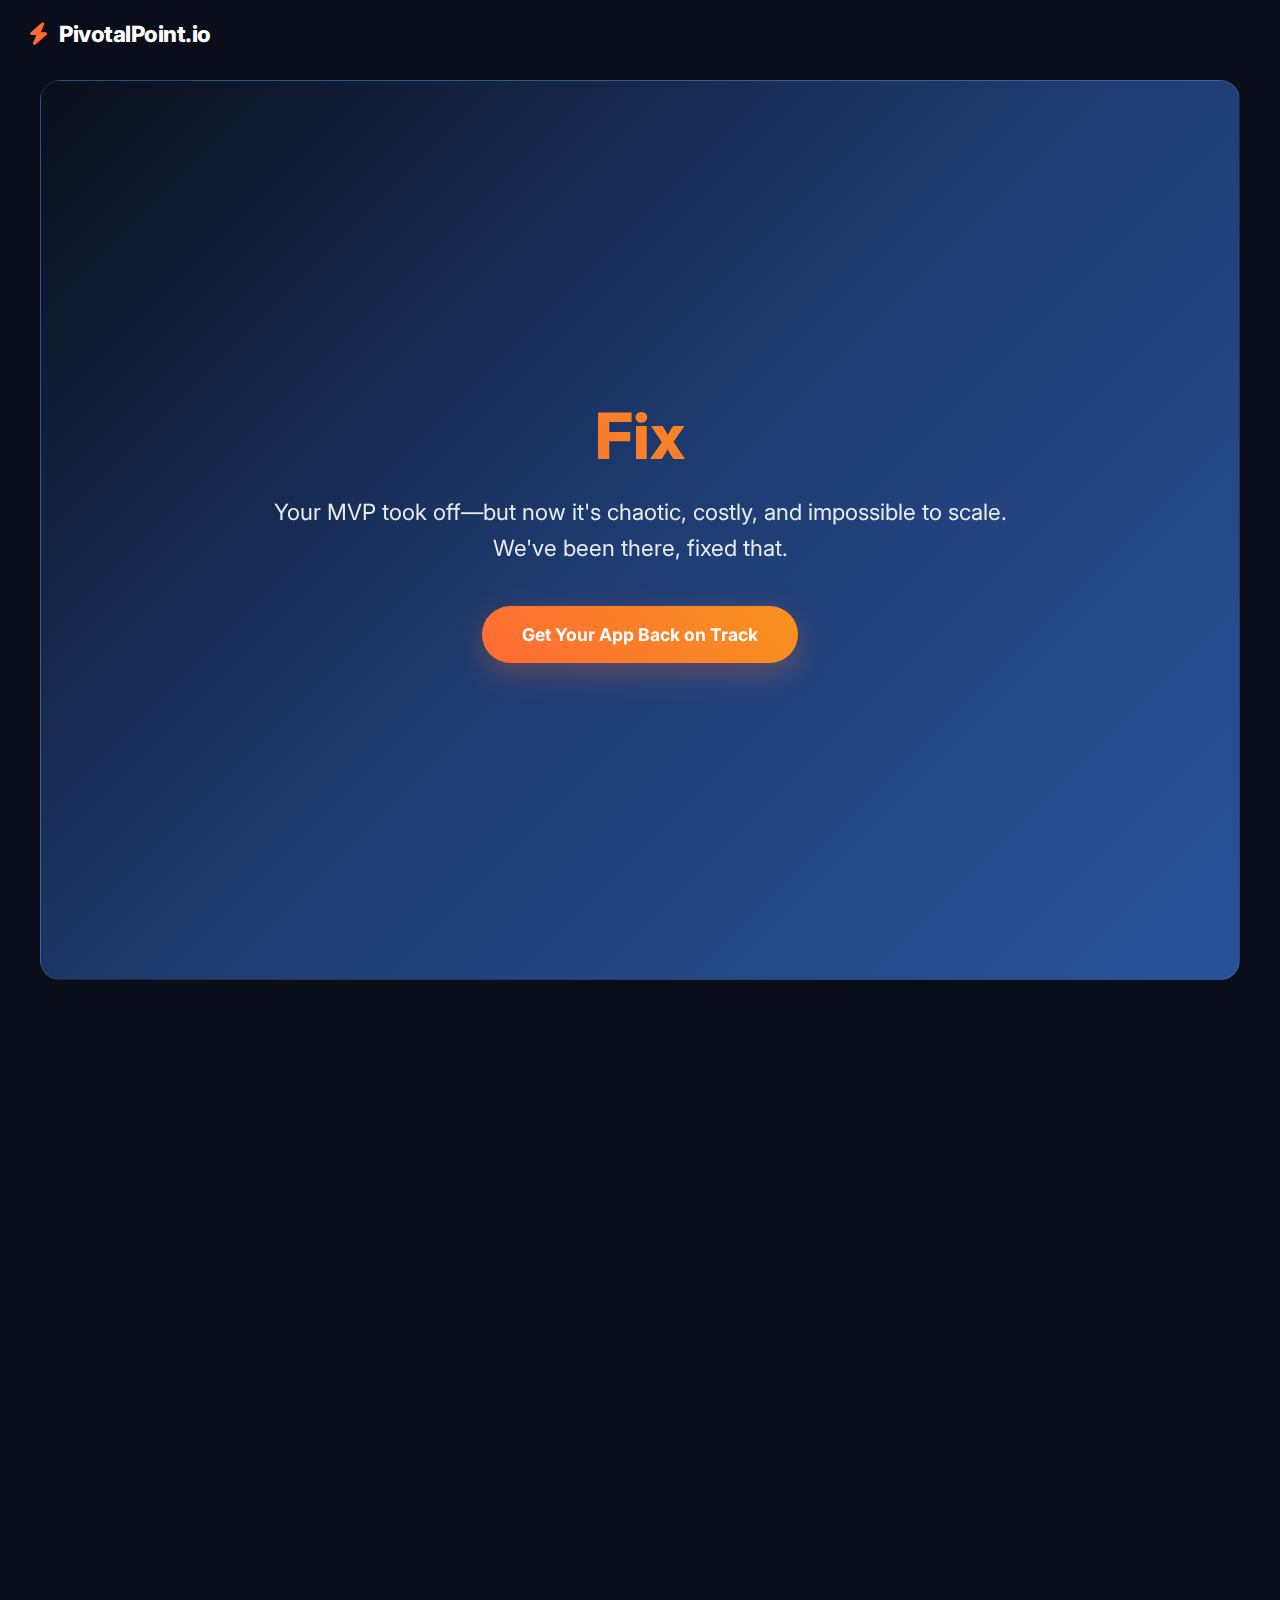
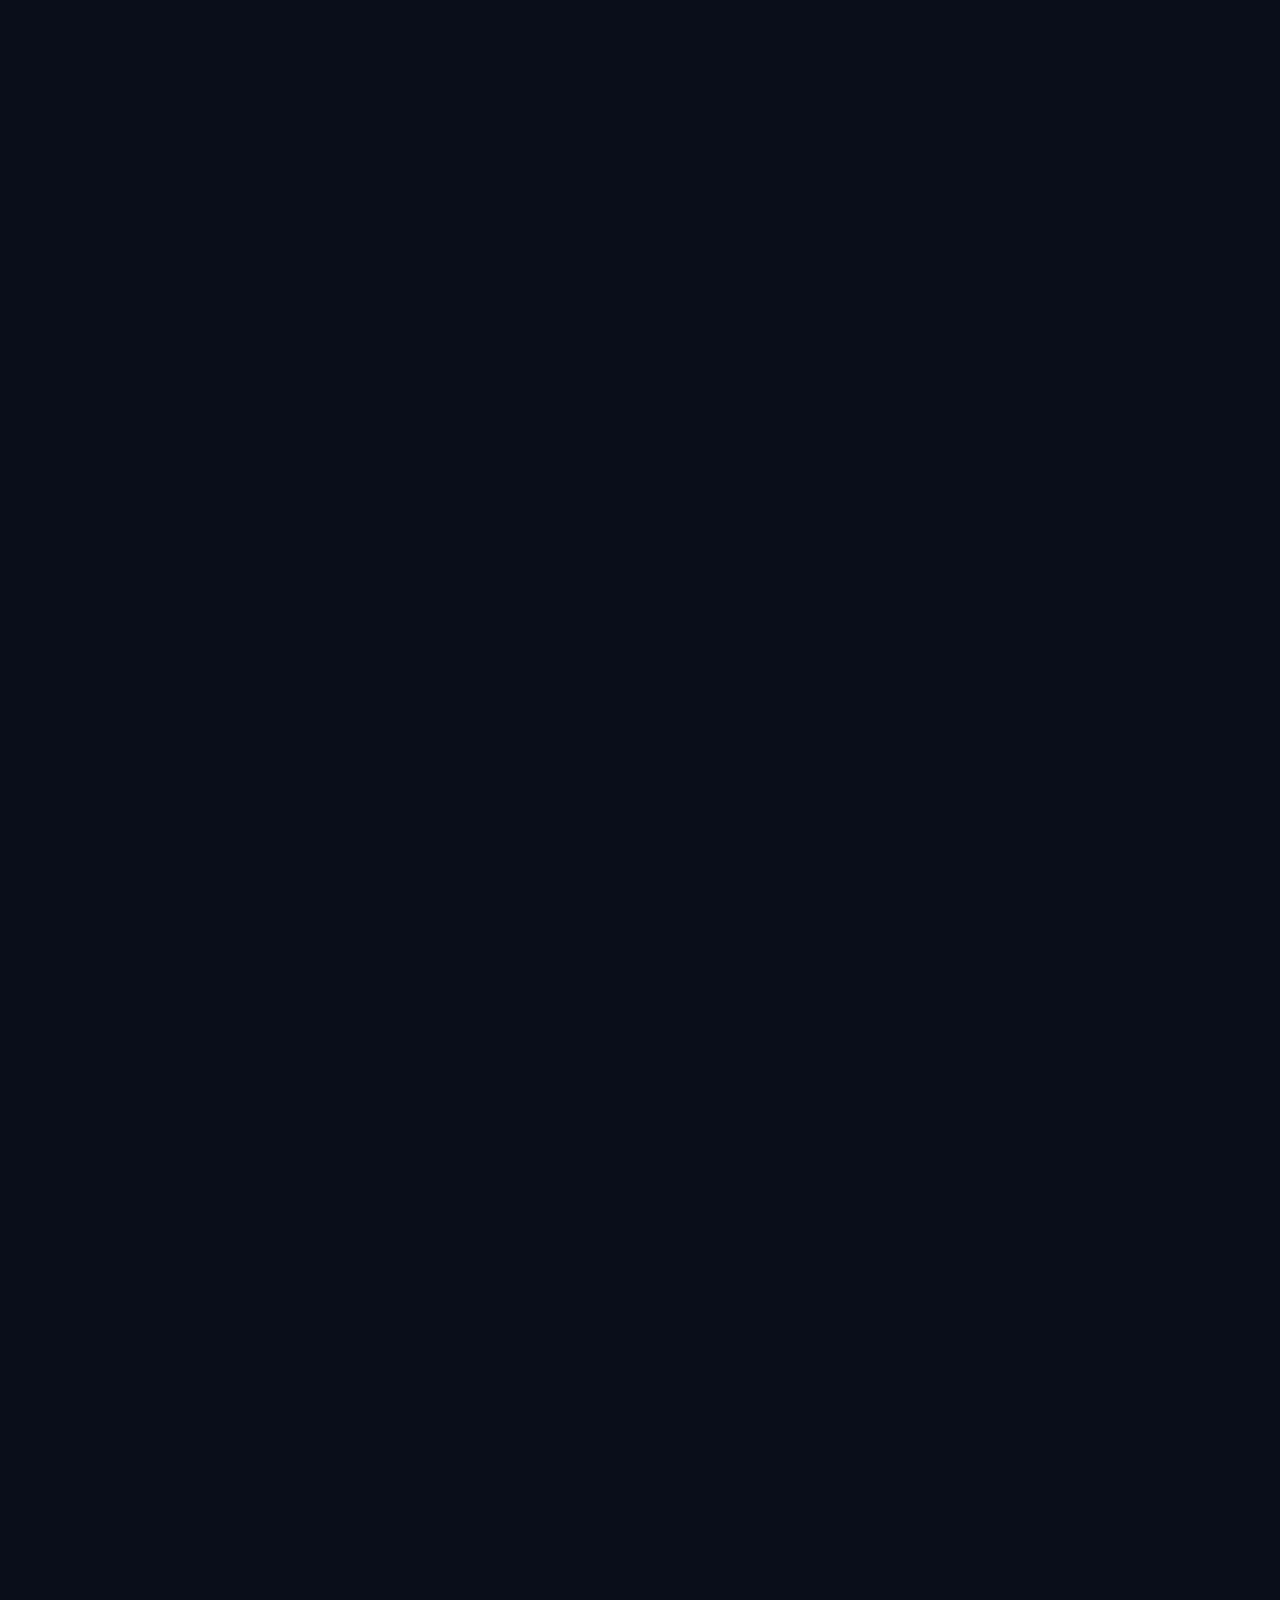
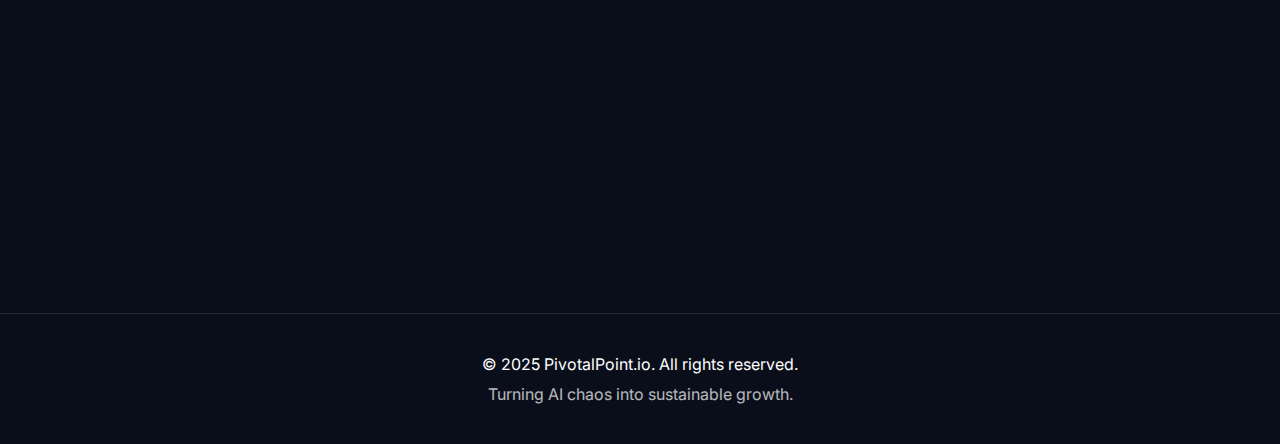
<file: index.html>
<!DOCTYPE html>
<html lang="en">
<head>
  <meta charset="UTF-8">
  <meta name="viewport" content="width=device-width, initial-scale=1.0">
  <meta name="description" content="PivotalPoint.io helps startup founders fix and scale vibe-coded AI apps. Turn chaos into sustainable growth with professional architecture, prompt engineering, and cost optimization.">
  <title>PivotalPoint.io | Fix Your Vibe-Coded AI App</title>
  <link rel="stylesheet" href="https://fonts.googleapis.com/css2?family=Inter:wght@400;600;800&display=swap">
  <link rel="stylesheet" href="https://cdnjs.cloudflare.com/ajax/libs/font-awesome/6.0.0/css/all.min.css">
  <link rel="icon" href="/favicon.ico" type="image/x-icon">
  <style>
    * {
      margin: 0;
      padding: 0;
      box-sizing: border-box;
    }
    
    body {
      font-family: 'Inter', sans-serif;
      background-color: #0a0e1a;
      color: #fff;
      overflow-x: hidden;
    }
    
    /* Animations */
    @keyframes fadeInUp {
      from {
        opacity: 0;
        transform: translateY(30px);
      }
      to {
        opacity: 1;
        transform: translateY(0);
      }
    }
    
    @keyframes float {
      0%, 100% { transform: translateY(0px); }
      50% { transform: translateY(-10px); }
    }
    
    @keyframes pulse {
      0%, 100% { transform: scale(1); }
      50% { transform: scale(1.05); }
    }
    
    .animate-fade-in {
      animation: fadeInUp 0.8s ease-out;
    }
    
    .animate-float {
      animation: float 3s ease-in-out infinite;
    }
    
    /* Hero Section */
    .hero {
      position: relative;
      min-height: 100vh;
      background: linear-gradient(135deg, #0a0e1a 0%, #1e3c72 50%, #2a5298 100%);
      display: flex;
      align-items: center;
      justify-content: center;
      text-align: center;
      overflow: hidden;
    }
    
    .hero::before {
      content: '';
      position: absolute;
      top: 0;
      left: 0;
      right: 0;
      bottom: 0;
      background-image: url('https://images.unsplash.com/photo-1518709268805-4e9042af2176?q=80&w=2125&auto=format&fit=crop');
      background-size: cover;
      background-position: center;
      opacity: 0.1;
      z-index: 1;
    }
    
    .hero-content {
      position: relative;
      z-index: 2;
      max-width: 800px;
      padding: 0 20px;
    }
    
    .hero h1 {
      font-size: 4rem;
      font-weight: 800;
      margin-bottom: 20px;
      background: linear-gradient(45deg, #ff6b35, #f7931e);
      -webkit-background-clip: text;
      -webkit-text-fill-color: transparent;
      background-clip: text;
    }
    
    .hero p {
      font-size: 1.4rem;
      margin-bottom: 40px;
      opacity: 0.9;
      line-height: 1.6;
    }
    
    .cta-btn {
      display: inline-block;
      background: linear-gradient(45deg, #ff6b35, #f7931e);
      color: #fff;
      padding: 18px 40px;
      text-decoration: none;
      border-radius: 50px;
      font-weight: 700;
      font-size: 1.1rem;
      transition: all 0.3s ease;
      box-shadow: 0 10px 30px rgba(255, 107, 53, 0.3);
      border: none;
      cursor: pointer;
    }
    
    .cta-btn:hover {
      transform: translateY(-3px);
      box-shadow: 0 15px 40px rgba(255, 107, 53, 0.4);
    }
    
    /* Sections */
    section {
      max-width: 1200px;
      margin: 80px auto;
      padding: 60px 40px;
      background: rgba(255, 255, 255, 0.05);
      border-radius: 20px;
      backdrop-filter: blur(10px);
      border: 1px solid rgba(255, 255, 255, 0.1);
    }
    
    h2 {
      font-size: 2.5rem;
      color: #fff;
      margin-bottom: 40px;
      text-align: center;
    }
    
    .grid {
      display: grid;
      grid-template-columns: repeat(auto-fit, minmax(300px, 1fr));
      gap: 30px;
      margin-top: 40px;
    }
    
    .card {
      padding: 30px;
      border-radius: 15px;
      background: rgba(255, 255, 255, 0.08);
      border: 1px solid rgba(255, 255, 255, 0.1);
      transition: all 0.3s ease;
      position: relative;
      overflow: hidden;
    }
    
    .card:hover {
      transform: translateY(-5px);
      background: rgba(255, 255, 255, 0.12);
      box-shadow: 0 20px 40px rgba(0, 0, 0, 0.3);
    }
    
    .card-icon {
      font-size: 3rem;
      margin-bottom: 20px;
      display: block;
    }
    
    .problem-card .card-icon {
      color: #ff4757;
    }
    
    .solution-card .card-icon {
      color: #2ed573;
    }
    
    .card h3 {
      font-size: 1.4rem;
      margin-bottom: 15px;
      color: #fff;
    }
    
    .card p {
      line-height: 1.6;
      opacity: 0.9;
    }
    
    /* Contact Form */
    .contact-section {
      background: linear-gradient(135deg, #1e3c72, #2a5298);
    }
    
    .form-container {
      max-width: 600px;
      margin: 0 auto;
    }
    
    .form-group {
      margin-bottom: 25px;
    }
    
    .form-group input,
    .form-group textarea {
      width: 100%;
      padding: 15px 20px;
      border: none;
      border-radius: 10px;
      background: rgba(255, 255, 255, 0.1);
      color: #fff;
      font-size: 1rem;
      transition: all 0.3s ease;
      border: 2px solid transparent;
    }
    
    .form-group input::placeholder,
    .form-group textarea::placeholder {
      color: rgba(255, 255, 255, 0.7);
    }
    
    .form-group input:focus,
    .form-group textarea:focus {
      outline: none;
      border-color: #ff6b35;
      background: rgba(255, 255, 255, 0.15);
    }
    
    .form-group textarea {
      height: 120px;
      resize: vertical;
    }
    
    /* Footer */
    footer {
      text-align: center;
      padding: 40px 20px;
      background: #0a0e1a;
      border-top: 1px solid rgba(255, 255, 255, 0.1);
    }
    
    /* Responsive */
    @media (max-width: 768px) {
      .hero h1 { font-size: 2.5rem; }
      .hero p { font-size: 1.1rem; }
      section { margin: 40px 20px; padding: 40px 20px; }
      .grid { grid-template-columns: 1fr; }
    }
  </style>
</head>
<body>
  <!-- Logo & Branding -->
  <header style="position: absolute; top: 20px; left: 30px; z-index: 99;">
    <a href="#" style="color: #fff; font-weight: 800; font-size: 1.4rem; text-decoration: none; letter-spacing: -0.5px;">
      <i class="fas fa-bolt" style="margin-right: 8px; color: #ff6b35;"></i> PivotalPoint.io
    </a>
  </header>

  <!-- Hero Section -->
  <section class="hero">
    <div class="hero-content animate-fade-in">
      <h1>Fix Your Vibe-Coded AI App</h1>
      <p>Your MVP took off—but now it's chaotic, costly, and impossible to scale.<br>We've been there, fixed that.</p>
      <a href="#contact" class="cta-btn">Get Your App Back on Track</a>
    </div>
  </section>

  <!-- Problems Section -->
  <section class="animate-fade-in">
    <h2>Does this sound familiar?</h2>
    <div class="grid">
      <div class="card problem-card">
        <i class="fas fa-exclamation-triangle card-icon"></i>
        <h3>Spaghetti Code Everywhere</h3>
        <p>Your AI app is a tangled mess of quick fixes and patches. Every small change breaks something else, and debugging feels like navigating a maze.</p>
      </div>
      <div class="card problem-card">
        <i class="fas fa-dice card-icon"></i>
        <h3>Unpredictable Behavior</h3>
        <p>What worked perfectly yesterday randomly fails today. Your AI responses are inconsistent, and users are starting to complain about reliability.</p>
      </div>
      <div class="card problem-card">
        <i class="fas fa-chart-line card-icon"></i>
        <h3>Scaling Nightmares</h3>
        <p>API costs are ballooning, performance crumbles under load, and adding new features feels impossible. Growth has become your biggest enemy.</p>
      </div>
    </div>
  </section>

  <!-- Solutions Section -->
  <section class="animate-fade-in">
    <h2>We Turn Chaos Into Growth</h2>
    <div class="grid">
      <div class="card solution-card">
        <i class="fas fa-cogs card-icon"></i>
        <h3>Robust Architecture</h3>
        <p>We refactor your app into clean, maintainable architecture with proper separation of concerns, error handling, and scalable patterns that grow with you.</p>
      </div>
      <div class="card solution-card">
        <i class="fas fa-bullseye card-icon"></i>
        <h3>Prompt Engineering</h3>
        <p>Stop AI unpredictability with expertly crafted prompts, validation systems, and fallback mechanisms that ensure consistent, reliable responses.</p>
      </div>
      <div class="card solution-card">
        <i class="fas fa-piggy-bank card-icon"></i>
        <h3>Cost Optimization</h3>
        <p>Reduce your LLM costs by up to 70% through intelligent caching, request optimization, model selection, and efficient API usage patterns.</p>
      </div>
    </div>
  </section>

  <!-- Who We Are Section -->
  <section class="animate-fade-in">
    <h2>Who We Are</h2>
    <div style="max-width: 800px; margin: 0 auto; text-align: center; font-size: 1.1rem; line-height: 1.8; opacity: 0.95;">
      <p>PivotalPoint is a boutique AI engineering firm led by former CTOs and technical product leads from Google, Trilogy, and many other companies—from startups to consolidated tech firms. We specialize in rescuing LLM-powered products that were built fast—and built wrong.</p>
      <p>We don't just fix your code—we enable your team to grow again, reduce LLM burn, and move faster with confidence. Whether you're trying to stabilize, scale, or sell, we've seen your chaos—and turned it into opportunity.</p>
    </div>
  </section>

  <!-- Contact Section -->
  <section id="contact" class="contact-section animate-fade-in">
    <h2>Ready to Fix Your App?</h2>
    <p style="text-align: center; margin-bottom: 40px; font-size: 1.1rem;">Use our contact form below.</p>
    
    <div class="form-container">
      <form id="contactForm" method="POST" action="https://formspree.io/f/mdkdwpee" data-netlify="true" name="contact">
        <input type="hidden" name="form-name" value="contact">
        
        <div class="form-group">
          <input type="text" name="name" placeholder="Your Name" required>
        </div>
        
        <div class="form-group">
          <input type="email" name="email" placeholder="Your Email" required>
        </div>
        
        <div class="form-group">
          <input type="text" name="company" placeholder="Company Name (Optional)">
        </div>
        
        <div class="form-group">
          <textarea name="message" placeholder="Tell us about your AI app challenges..." required></textarea>
        </div>
        
        <div style="text-align: center;">
          <button type="submit" class="cta-btn">
            <i class="fas fa-paper-plane" style="margin-right: 8px;"></i>
            Send Message
          </button>
        </div>
      </form>
      
      <div id="form-status" style="margin-top: 20px; text-align: center; display: none;"></div>
    </div>
  </section>

  <footer>
    <p>&copy; 2025 PivotalPoint.io. All rights reserved.</p>
    <p style="margin-top: 10px; opacity: 0.7;">Turning AI chaos into sustainable growth.</p>
  </footer>

  <script>
    // Smooth scrolling for anchor links
    document.querySelectorAll('a[href^="#"]').forEach(anchor => {
      anchor.addEventListener('click', function (e) {
        e.preventDefault();
        const target = document.querySelector(this.getAttribute('href'));
        if (target) {
          target.scrollIntoView({
            behavior: 'smooth',
            block: 'start'
          });
        }
      });
    });

    // Intersection Observer for scroll animations
    const observerOptions = {
      threshold: 0.1,
      rootMargin: '0px 0px -50px 0px'
    };

    const observer = new IntersectionObserver((entries) => {
      entries.forEach(entry => {
        if (entry.isIntersecting) {
          entry.target.style.opacity = '1';
          entry.target.style.transform = 'translateY(0)';
        }
      });
    }, observerOptions);

    // Observe all sections for scroll animations
    document.querySelectorAll('section').forEach(section => {
      section.style.opacity = '0';
      section.style.transform = 'translateY(30px)';
      section.style.transition = 'opacity 0.8s ease, transform 0.8s ease';
      observer.observe(section);
    });

    // Form handling with Formspree
    const contactForm = document.getElementById('contactForm');
    const formStatus = document.getElementById('form-status');

    if (contactForm) {
      contactForm.addEventListener('submit', async function(e) {
        e.preventDefault();
        
        const submitBtn = contactForm.querySelector('button[type="submit"]');
        const originalText = submitBtn.innerHTML;
        
        // Get form data
        const formData = new FormData(contactForm);
        const name = formData.get('name');
        const email = formData.get('email');
        const message = formData.get('message');
        
        // Basic validation
        if (!name || !email || !message) {
          formStatus.innerHTML = '<div style="color: #ff4757; padding: 15px; background: rgba(255, 71, 87, 0.1); border-radius: 8px; border: 1px solid rgba(255, 71, 87, 0.3);"><i class="fas fa-exclamation-circle" style="margin-right: 8px;"></i>Please fill in all required fields.</div>';
          formStatus.style.display = 'block';
          return;
        }
        
        // Email validation
        const emailRegex = /^[^\s@]+@[^\s@]+\.[^\s@]+$/;
        if (!emailRegex.test(email)) {
          formStatus.innerHTML = '<div style="color: #ff4757; padding: 15px; background: rgba(255, 71, 87, 0.1); border-radius: 8px; border: 1px solid rgba(255, 71, 87, 0.3);"><i class="fas fa-exclamation-circle" style="margin-right: 8px;"></i>Please enter a valid email address.</div>';
          formStatus.style.display = 'block';
          return;
        }
        
        // Show loading state
        submitBtn.innerHTML = '<i class="fas fa-spinner fa-spin" style="margin-right: 8px;"></i>Sending...';
        submitBtn.disabled = true;
        
        try {
          const response = await fetch(contactForm.action, {
            method: 'POST',
            body: formData,
            headers: {
              'Accept': 'application/json'
            }
          });
          
          if (response.ok) {
            formStatus.innerHTML = '<div style="color: #2ed573; padding: 15px; background: rgba(46, 213, 115, 0.1); border-radius: 8px; border: 1px solid rgba(46, 213, 115, 0.3);"><i class="fas fa-check-circle" style="margin-right: 8px;"></i>Thank you! Your message has been sent successfully. We\'ll get back to you soon.</div>';
            formStatus.style.display = 'block';
            contactForm.reset();
          } else {
            const data = await response.json();
            throw new Error(data.error || 'Something went wrong');
          }
        } catch (error) {
          formStatus.innerHTML = '<div style="color: #ff4757; padding: 15px; background: rgba(255, 71, 87, 0.1); border-radius: 8px; border: 1px solid rgba(255, 71, 87, 0.3);"><i class="fas fa-exclamation-circle" style="margin-right: 8px;"></i>Sorry, there was an error sending your message. Please try again or email us directly at contact@pivotalpoint.io</div>';
          formStatus.style.display = 'block';
        } finally {
          // Reset button
          submitBtn.innerHTML = originalText;
          submitBtn.disabled = false;
        }
      });
    }

    // Add floating animation to cards on hover
    document.querySelectorAll('.card').forEach(card => {
      card.addEventListener('mouseenter', function() {
        this.style.transform = 'translateY(-10px) scale(1.02)';
      });
      
      card.addEventListener('mouseleave', function() {
        this.style.transform = 'translateY(0) scale(1)';
      });
    });

    // Parallax effect removed to prevent content overlap

    // Add typing effect to hero title (optional enhancement)
    const heroTitle = document.querySelector('.hero h1');
    if (heroTitle) {
      const text = heroTitle.textContent;
      heroTitle.textContent = '';
      let i = 0;
      
      const typeWriter = () => {
        if (i < text.length) {
          heroTitle.textContent += text.charAt(i);
          i++;
          setTimeout(typeWriter, 100);
        }
      };
      
      // Start typing effect after a short delay
      setTimeout(typeWriter, 500);
    }
  </script>
</body>
</html>
</file>
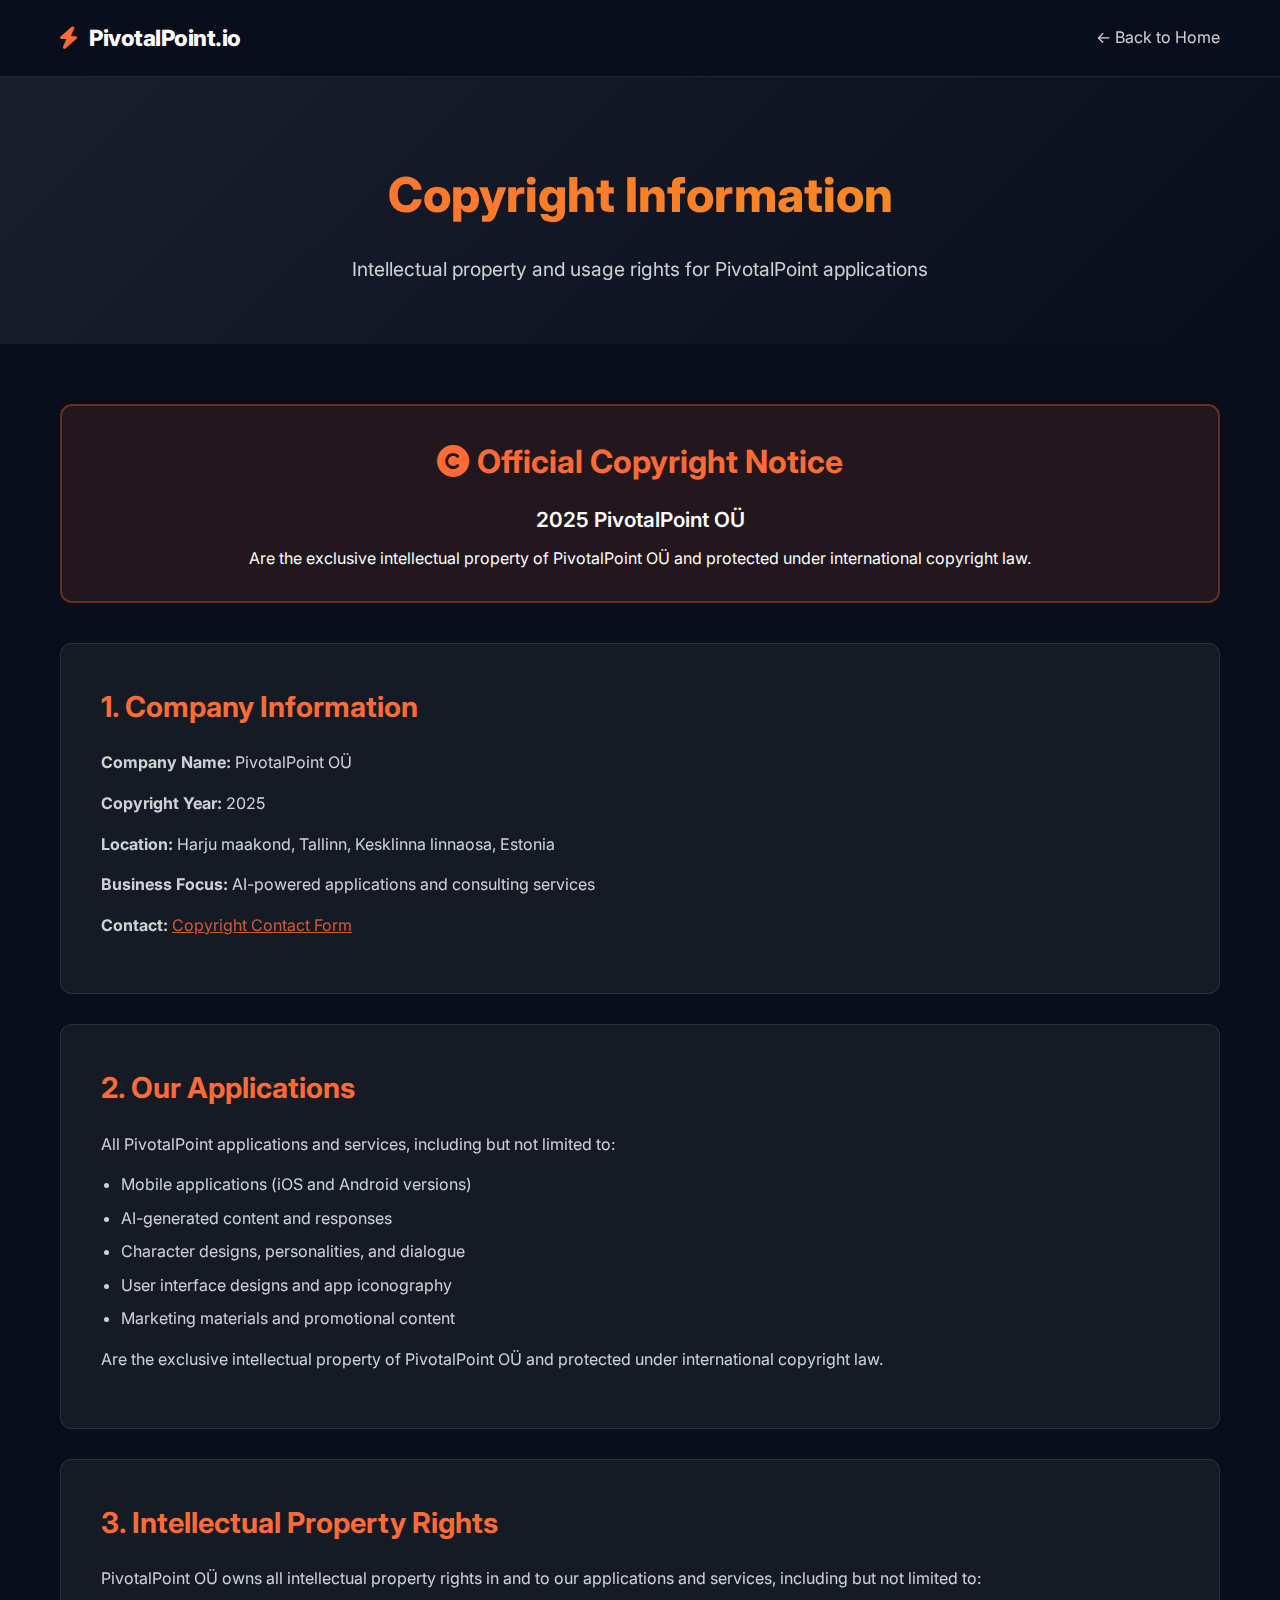
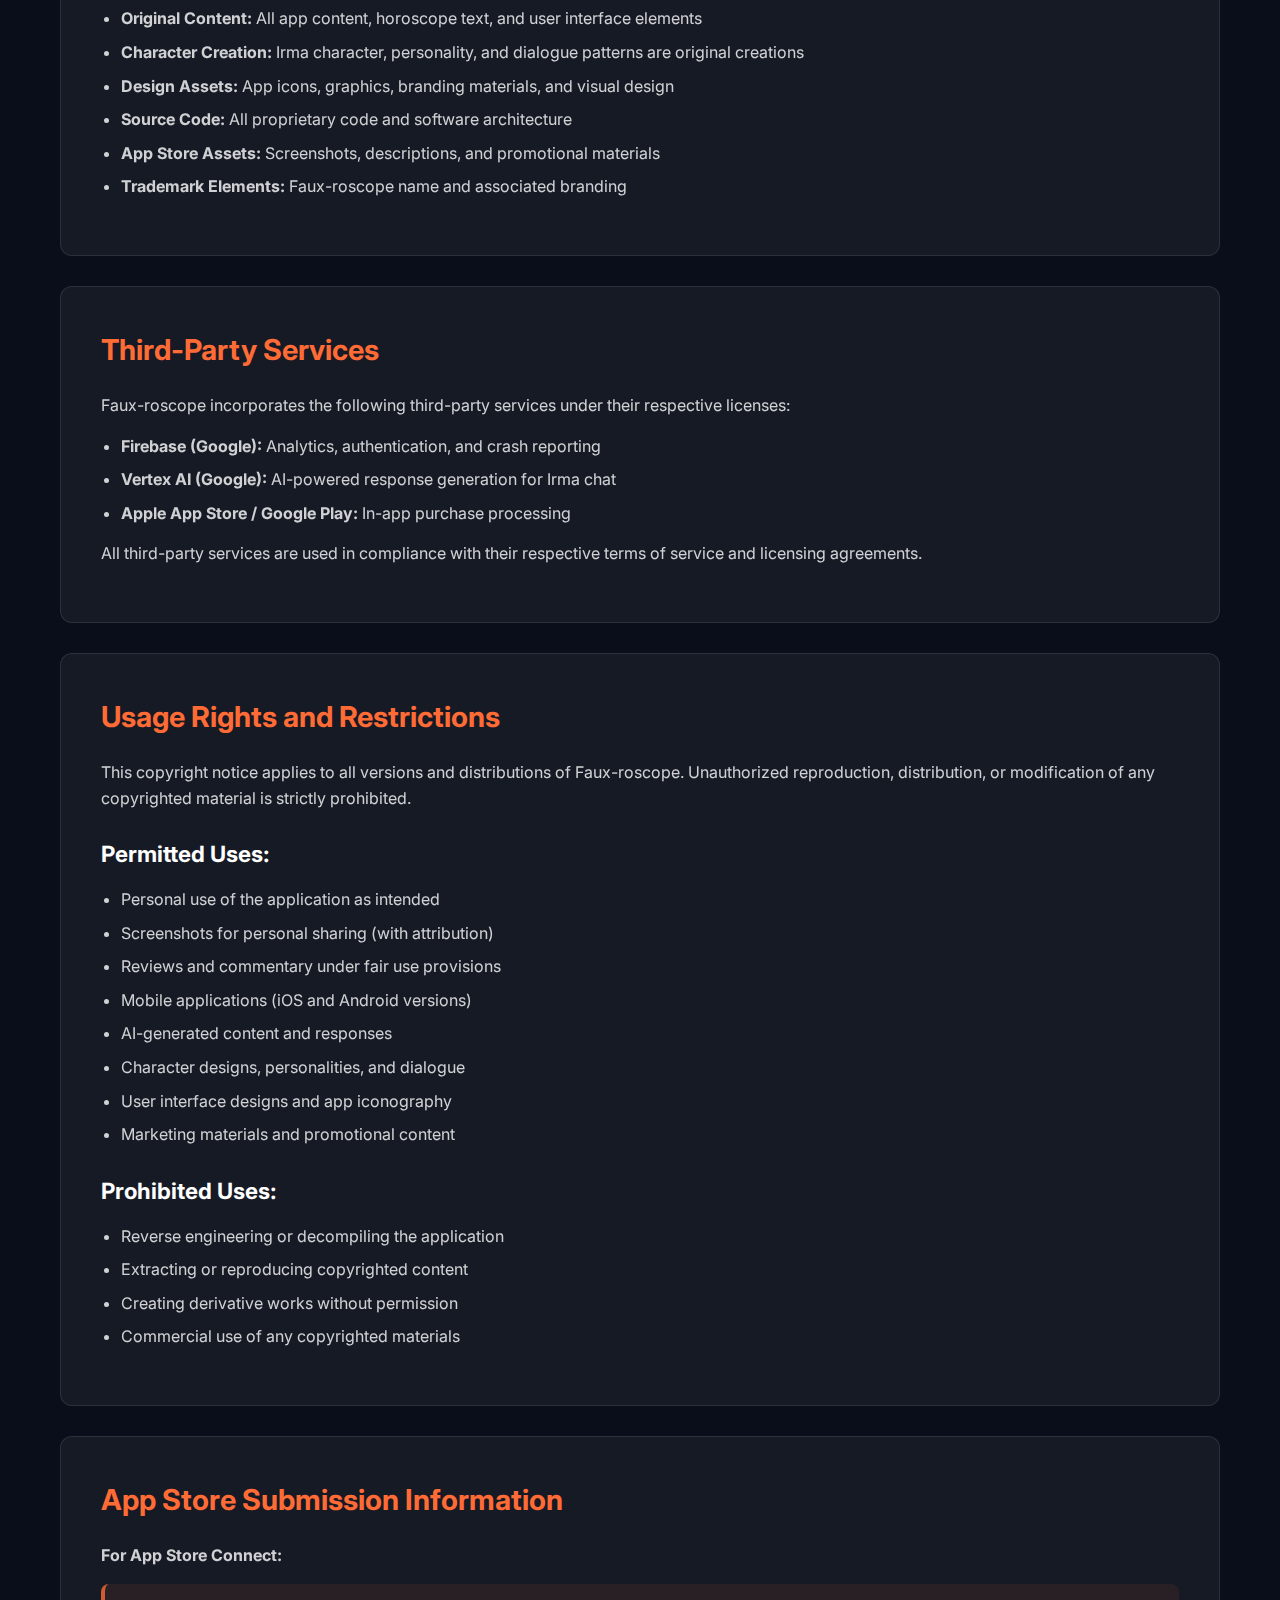
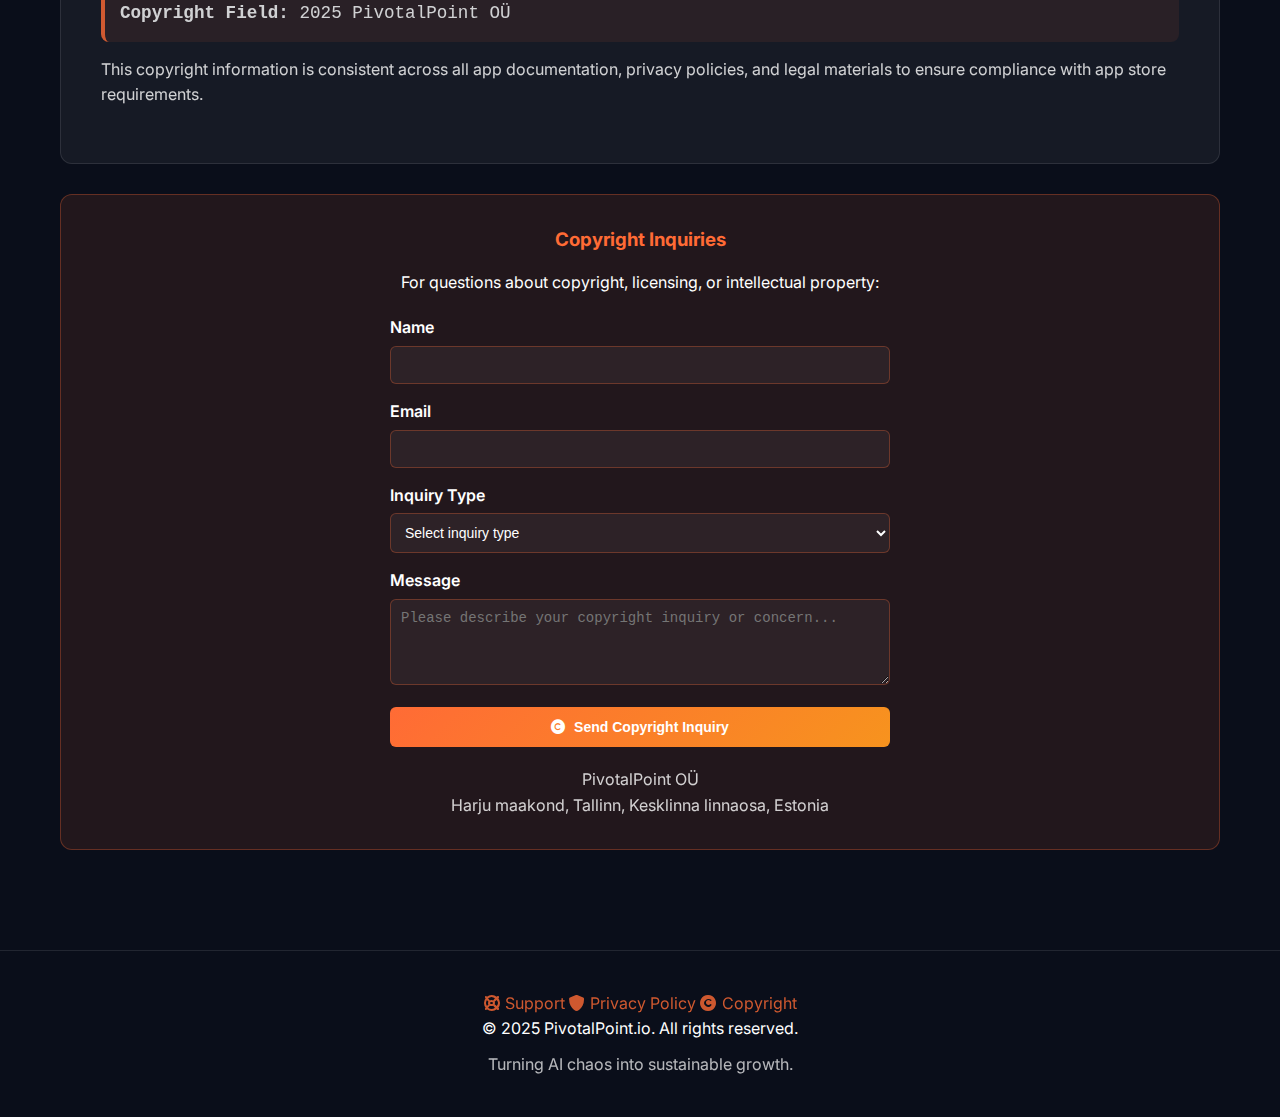
<file: copyright.html>
<!DOCTYPE html>
<html lang="en">
<head>
  <meta charset="UTF-8">
  <meta name="viewport" content="width=device-width, initial-scale=1.0">
  <meta name="description" content="Copyright Information - PivotalPoint OÜ">
  <title>Copyright | PivotalPoint.io</title>
  <link rel="stylesheet" href="https://fonts.googleapis.com/css2?family=Inter:wght@400;600;800&display=swap">
  <link rel="stylesheet" href="https://cdnjs.cloudflare.com/ajax/libs/font-awesome/6.0.0/css/all.min.css">
  <link rel="stylesheet" href="styles.css">
  <link rel="icon" href="/favicon.ico" type="image/x-icon">
  <!-- Google Tag Manager -->
  <script>(function(w,d,s,l,i){w[l]=w[l]||[];w[l].push({'gtm.start':
    new Date().getTime(),event:'gtm.js'});var f=d.getElementsByTagName(s)[0],
    j=d.createElement(s),dl=l!='dataLayer'?'&l='+l:'';j.async=true;j.src=
    'https://www.googletagmanager.com/gtm.js?id='+i+dl;f.parentNode.insertBefore(j,f);
    })(window,document,'script','dataLayer','GTM-57SLGV95');</script>
  <!-- End Google Tag Manager -->
  <style>
    /* Copyright page specific styles */
    .copyright-content {
      padding: 60px 0;
    }
    
    .copyright-section {
      background: rgba(255, 255, 255, 0.05);
      border: 1px solid rgba(255, 255, 255, 0.1);
      border-radius: 12px;
      padding: 40px;
      margin-bottom: 30px;
    }
    
    .copyright-section h2 {
      font-size: 1.8rem;
      margin-bottom: 20px;
      color: #ff6b35;
    }
    
    .copyright-section h3 {
      font-size: 1.4rem;
      margin-bottom: 15px;
      margin-top: 25px;
      color: #fff;
    }
    
    .copyright-section p {
      margin-bottom: 15px;
      opacity: 0.8;
    }
    
    .copyright-section ul {
      margin-bottom: 15px;
      padding-left: 20px;
    }
    
    .copyright-section li {
      margin-bottom: 8px;
      opacity: 0.8;
    }
    
    .copyright-notice {
      text-align: center;
      padding: 30px;
      background: rgba(255, 107, 53, 0.1);
      border: 2px solid rgba(255, 107, 53, 0.3);
      border-radius: 12px;
      margin-bottom: 40px;
    }
    
    .copyright-notice h2 {
      color: #ff6b35;
      margin-bottom: 15px;
      font-size: 2rem;
    }
    
    .copyright-notice .copyright-text {
      font-size: 1.3rem;
      font-weight: 600;
      margin-bottom: 10px;
    }
    
    @media (max-width: 768px) {
      .copyright-section {
        padding: 30px 20px;
      }
    }
  </style>
</head>
<body>
  <!-- Google Tag Manager (noscript) -->
  <noscript><iframe src="https://www.googletagmanager.com/ns.html?id=GTM-57SLGV95"
    height="0" width="0" style="display:none;visibility:hidden"></iframe></noscript>
  <!-- End Google Tag Manager (noscript) -->
  <header>
    <div class="container">
      <div class="header-content">
        <a href="/" class="logo">
          <i class="fas fa-bolt"></i> PivotalPoint.io
        </a>
        <a href="/" class="nav-link">← Back to Home</a>
      </div>
    </div>
  </header>

  <section class="hero">
    <div class="container">
      <h1>Copyright Information</h1>
      <p>Intellectual property and usage rights for PivotalPoint applications</p>
    </div>
  </section>

  <section class="copyright-content">
    <div class="container">
      <div class="copyright-notice">
        <h2><i class="fas fa-copyright"></i> Official Copyright Notice</h2>
        <div class="copyright-text"> 2025 PivotalPoint OÜ</div>
        <p>Are the exclusive intellectual property of PivotalPoint OÜ and protected under international copyright law.</p>
      </div>

      <div class="copyright-section">
        <h2>1. Company Information</h2>
        <p><strong>Company Name:</strong> PivotalPoint OÜ</p>
        <p><strong>Copyright Year:</strong> 2025</p>
        <p><strong>Location:</strong> Harju maakond, Tallinn, Kesklinna linnaosa, Estonia</p>
        <p><strong>Business Focus:</strong> AI-powered applications and consulting services</p>
        <p><strong>Contact:</strong> <a href="https://formspree.io/f/xblkqkya" style="color: #ff6b35;">Copyright Contact Form</a></p>
      </div>

      <div class="copyright-section">
        <h2>2. Our Applications</h2>
        <p>All PivotalPoint applications and services, including but not limited to:</p>
        <ul>
          <li>Mobile applications (iOS and Android versions)</li>
          <li>AI-generated content and responses</li>
          <li>Character designs, personalities, and dialogue</li>
          <li>User interface designs and app iconography</li>
          <li>Marketing materials and promotional content</li>
        </ul>
        <p>Are the exclusive intellectual property of PivotalPoint OÜ and protected under international copyright law.</p>
      </div>

      <div class="copyright-section">
        <h2>3. Intellectual Property Rights</h2>
        <p>PivotalPoint OÜ owns all intellectual property rights in and to our applications and services, including but not limited to:</p>
        <ul>
          <li><strong>Original Content:</strong> All app content, horoscope text, and user interface elements</li>
          <li><strong>Character Creation:</strong> Irma character, personality, and dialogue patterns are original creations</li>
          <li><strong>Design Assets:</strong> App icons, graphics, branding materials, and visual design</li>
          <li><strong>Source Code:</strong> All proprietary code and software architecture</li>
          <li><strong>App Store Assets:</strong> Screenshots, descriptions, and promotional materials</li>
          <li><strong>Trademark Elements:</strong> Faux-roscope name and associated branding</li>
        </ul>
      </div>

      <div class="copyright-section">
        <h2>Third-Party Services</h2>
        <p>Faux-roscope incorporates the following third-party services under their respective licenses:</p>
        <ul>
          <li><strong>Firebase (Google):</strong> Analytics, authentication, and crash reporting</li>
          <li><strong>Vertex AI (Google):</strong> AI-powered response generation for Irma chat</li>
          <li><strong>Apple App Store / Google Play:</strong> In-app purchase processing</li>
        </ul>
        <p>All third-party services are used in compliance with their respective terms of service and licensing agreements.</p>
      </div>

      <div class="copyright-section">
        <h2>Usage Rights and Restrictions</h2>
        <p>This copyright notice applies to all versions and distributions of Faux-roscope. Unauthorized reproduction, distribution, or modification of any copyrighted material is strictly prohibited.</p>
        
        <h3>Permitted Uses:</h3>
        <ul>
          <li>Personal use of the application as intended</li>
          <li>Screenshots for personal sharing (with attribution)</li>
          <li>Reviews and commentary under fair use provisions</li>
          <li>Mobile applications (iOS and Android versions)</li>
          <li>AI-generated content and responses</li>
          <li>Character designs, personalities, and dialogue</li>
          <li>User interface designs and app iconography</li>
          <li>Marketing materials and promotional content</li>
        </ul>

        <h3>Prohibited Uses:</h3>
        <ul>
          <li>Reverse engineering or decompiling the application</li>
          <li>Extracting or reproducing copyrighted content</li>
          <li>Creating derivative works without permission</li>
          <li>Commercial use of any copyrighted materials</li>
        </ul>
      </div>

      <div class="copyright-section">
        <h2>App Store Submission Information</h2>
        <p><strong>For App Store Connect:</strong></p>
        <p style="background: rgba(255, 107, 53, 0.1); padding: 15px; border-radius: 8px; border-left: 4px solid #ff6b35; font-family: monospace; font-size: 1.1rem;">
          <strong>Copyright Field:</strong> 2025 PivotalPoint OÜ
        </p>
        <p>This copyright information is consistent across all app documentation, privacy policies, and legal materials to ensure compliance with app store requirements.</p>
      </div>

      <div class="contact-info">
        <h3>Copyright Inquiries</h3>
        <p>For questions about copyright, licensing, or intellectual property:</p>
        
        <form action="https://formspree.io/f/xblkqkya" method="POST" style="max-width: 500px; margin: 20px auto; text-align: left;">
          <div style="margin-bottom: 15px;">
            <label for="copyright-name" style="display: block; margin-bottom: 5px; font-weight: 600;">Name</label>
            <input type="text" id="copyright-name" name="name" required style="width: 100%; padding: 10px; border: 1px solid rgba(255, 107, 53, 0.3); border-radius: 6px; background: rgba(255, 255, 255, 0.05); color: #fff; font-size: 14px;">
          </div>
          
          <div style="margin-bottom: 15px;">
            <label for="copyright-email" style="display: block; margin-bottom: 5px; font-weight: 600;">Email</label>
            <input type="email" id="copyright-email" name="email" required style="width: 100%; padding: 10px; border: 1px solid rgba(255, 107, 53, 0.3); border-radius: 6px; background: rgba(255, 255, 255, 0.05); color: #fff; font-size: 14px;">
          </div>
          
          <div style="margin-bottom: 15px;">
            <label for="copyright-type" style="display: block; margin-bottom: 5px; font-weight: 600;">Inquiry Type</label>
            <select id="copyright-type" name="inquiry_type" required style="width: 100%; padding: 10px; border: 1px solid rgba(255, 107, 53, 0.3); border-radius: 6px; background: rgba(255, 255, 255, 0.05); color: #fff; font-size: 14px;">
              <option value="">Select inquiry type</option>
              <option value="Copyright Infringement">Copyright Infringement Report</option>
              <option value="Licensing Request">Licensing Request</option>
              <option value="Usage Permission">Usage Permission Request</option>
              <option value="DMCA Takedown">DMCA Takedown Notice</option>
              <option value="IP Question">Intellectual Property Question</option>
              <option value="Attribution">Attribution Request</option>
            </select>
          </div>
          
          <div style="margin-bottom: 15px;">
            <label for="copyright-message" style="display: block; margin-bottom: 5px; font-weight: 600;">Message</label>
            <textarea id="copyright-message" name="message" required rows="4" style="width: 100%; padding: 10px; border: 1px solid rgba(255, 107, 53, 0.3); border-radius: 6px; background: rgba(255, 255, 255, 0.05); color: #fff; font-size: 14px; resize: vertical;" placeholder="Please describe your copyright inquiry or concern..."></textarea>
          </div>
          
          <button type="submit" style="background: linear-gradient(135deg, #ff6b35, #f7931e); color: white; border: none; padding: 12px 25px; border-radius: 6px; font-size: 14px; font-weight: 600; cursor: pointer; width: 100%;">
            <i class="fas fa-copyright" style="margin-right: 8px;"></i>Send Copyright Inquiry
          </button>
        </form>
        
        <p style="opacity: 0.8; margin-top: 15px;">
          PivotalPoint OÜ<br>
          Harju maakond, Tallinn, Kesklinna linnaosa, Estonia
        </p>
      </div>
    </div>
  </section>

  <footer>
    <div class="container">
      <div class="footer-links">
        <a href="support.html"><i class="fas fa-life-ring" style="margin-right: 5px;"></i>Support</a>
        <a href="privacy.html"><i class="fas fa-shield-alt" style="margin-right: 5px;"></i>Privacy Policy</a>
        <a href="copyright.html"><i class="fas fa-copyright" style="margin-right: 5px;"></i>Copyright</a>
      </div>
      <p>&copy; 2025 PivotalPoint.io. All rights reserved.</p>
      <p style="margin-top: 10px; opacity: 0.7;">Turning AI chaos into sustainable growth.</p>
    </div>
  </footer>

  <script>
    // Add smooth scroll behavior
    document.querySelectorAll('a[href^="#"]').forEach(anchor => {
      anchor.addEventListener('click', function (e) {
        e.preventDefault();
        const target = document.querySelector(this.getAttribute('href'));
        if (target) {
          target.scrollIntoView({
            behavior: 'smooth',
            block: 'start'
          });
        }
      });
    });
  </script>
</body>
</html>
</file>
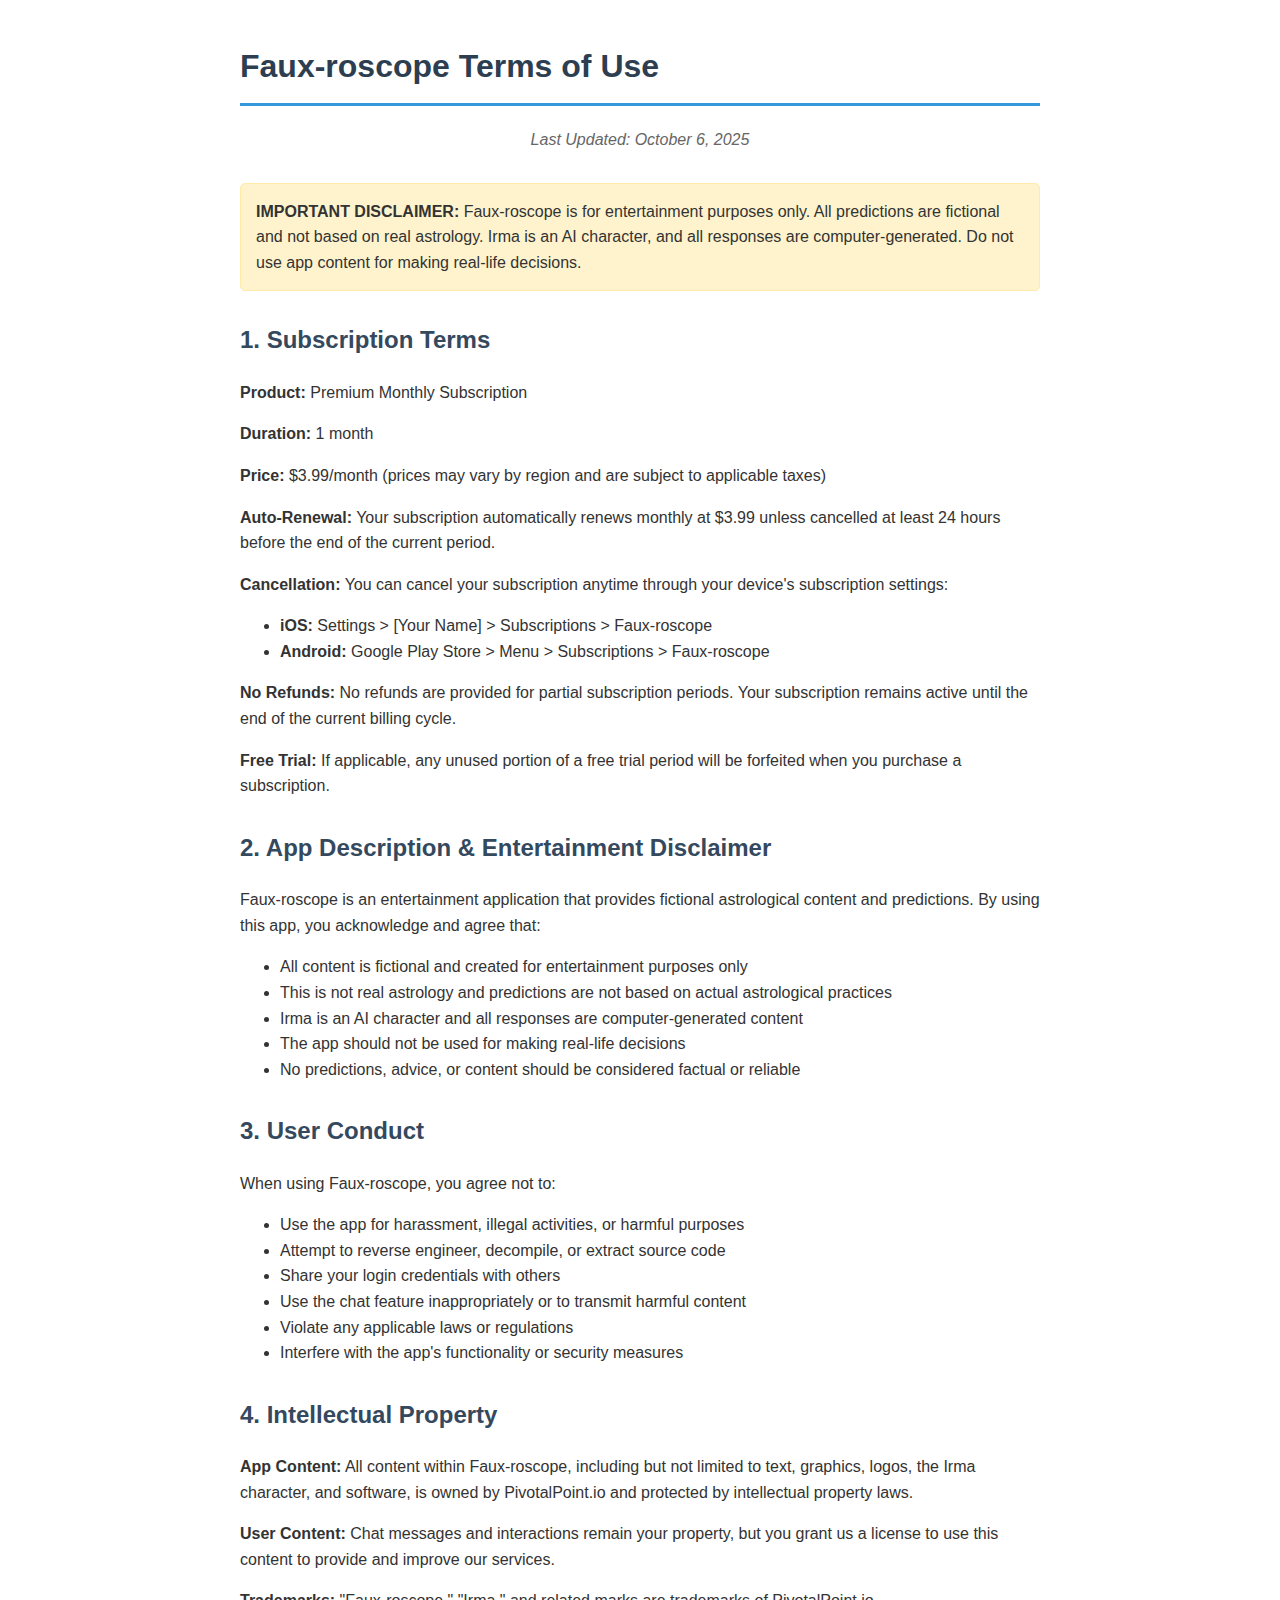
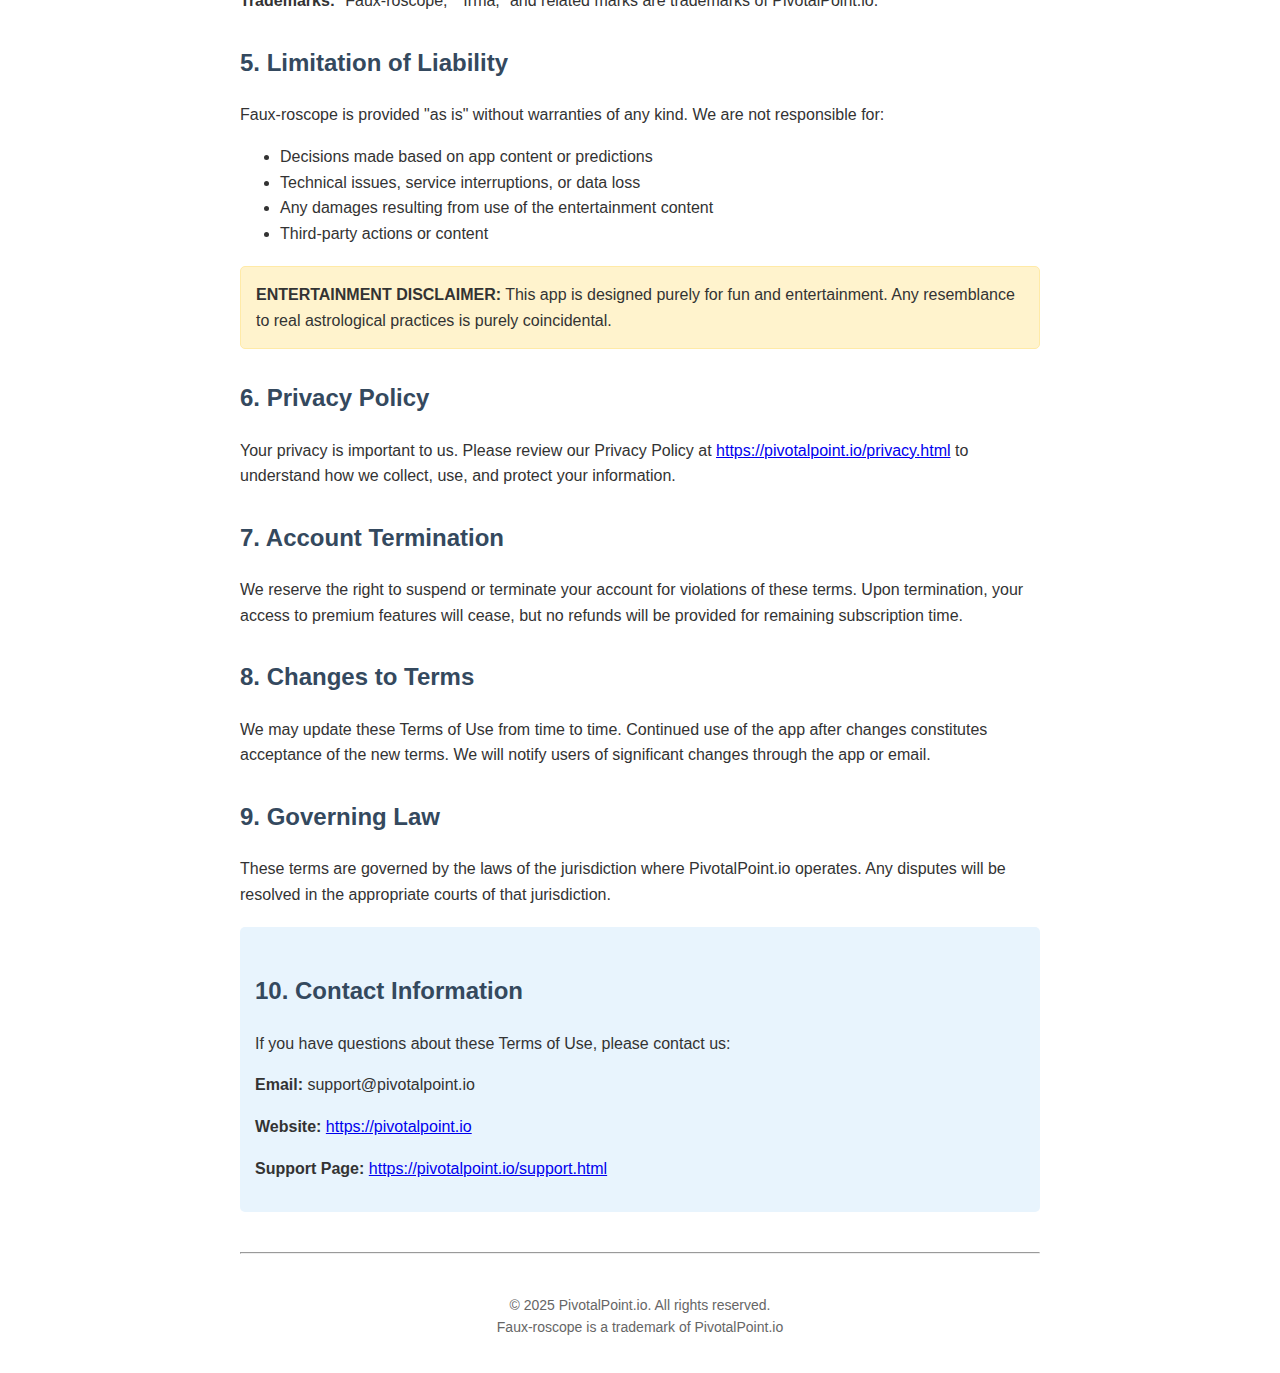
<file: fauxroscope-tou.html>
<!DOCTYPE html>
<html lang="en">
<head>
    <meta charset="UTF-8">
    <meta name="viewport" content="width=device-width, initial-scale=1.0">
    <title>Faux-roscope Terms of Use</title>
    <style>
        body {
            font-family: -apple-system, BlinkMacSystemFont, 'Segoe UI', Roboto, sans-serif;
            line-height: 1.6;
            max-width: 800px;
            margin: 0 auto;
            padding: 20px;
            color: #333;
        }
        h1 {
            color: #2c3e50;
            border-bottom: 3px solid #3498db;
            padding-bottom: 10px;
        }
        h2 {
            color: #34495e;
            margin-top: 30px;
        }
        .highlight {
            background-color: #fff3cd;
            border: 1px solid #ffeaa7;
            padding: 15px;
            border-radius: 5px;
            margin: 20px 0;
        }
        .contact-info {
            background-color: #e8f4fd;
            padding: 15px;
            border-radius: 5px;
            margin: 20px 0;
        }
        .last-updated {
            font-style: italic;
            color: #666;
            text-align: center;
            margin-bottom: 30px;
        }
    </style>
</head>
<body>
    <h1>Faux-roscope Terms of Use</h1>
    
    <div class="last-updated">
        Last Updated: October 6, 2025
    </div>

    <div class="highlight">
        <strong>IMPORTANT DISCLAIMER:</strong> Faux-roscope is for entertainment purposes only. All predictions are fictional and not based on real astrology. Irma is an AI character, and all responses are computer-generated. Do not use app content for making real-life decisions.
    </div>

    <h2>1. Subscription Terms</h2>
    <p><strong>Product:</strong> Premium Monthly Subscription</p>
    <p><strong>Duration:</strong> 1 month</p>
    <p><strong>Price:</strong> $3.99/month (prices may vary by region and are subject to applicable taxes)</p>
    
    <p><strong>Auto-Renewal:</strong> Your subscription automatically renews monthly at $3.99 unless cancelled at least 24 hours before the end of the current period.</p>
    
    <p><strong>Cancellation:</strong> You can cancel your subscription anytime through your device's subscription settings:</p>
    <ul>
        <li><strong>iOS:</strong> Settings > [Your Name] > Subscriptions > Faux-roscope</li>
        <li><strong>Android:</strong> Google Play Store > Menu > Subscriptions > Faux-roscope</li>
    </ul>
    
    <p><strong>No Refunds:</strong> No refunds are provided for partial subscription periods. Your subscription remains active until the end of the current billing cycle.</p>
    
    <p><strong>Free Trial:</strong> If applicable, any unused portion of a free trial period will be forfeited when you purchase a subscription.</p>

    <h2>2. App Description & Entertainment Disclaimer</h2>
    <p>Faux-roscope is an entertainment application that provides fictional astrological content and predictions. By using this app, you acknowledge and agree that:</p>
    <ul>
        <li>All content is fictional and created for entertainment purposes only</li>
        <li>This is not real astrology and predictions are not based on actual astrological practices</li>
        <li>Irma is an AI character and all responses are computer-generated content</li>
        <li>The app should not be used for making real-life decisions</li>
        <li>No predictions, advice, or content should be considered factual or reliable</li>
    </ul>

    <h2>3. User Conduct</h2>
    <p>When using Faux-roscope, you agree not to:</p>
    <ul>
        <li>Use the app for harassment, illegal activities, or harmful purposes</li>
        <li>Attempt to reverse engineer, decompile, or extract source code</li>
        <li>Share your login credentials with others</li>
        <li>Use the chat feature inappropriately or to transmit harmful content</li>
        <li>Violate any applicable laws or regulations</li>
        <li>Interfere with the app's functionality or security measures</li>
    </ul>

    <h2>4. Intellectual Property</h2>
    <p><strong>App Content:</strong> All content within Faux-roscope, including but not limited to text, graphics, logos, the Irma character, and software, is owned by PivotalPoint.io and protected by intellectual property laws.</p>
    
    <p><strong>User Content:</strong> Chat messages and interactions remain your property, but you grant us a license to use this content to provide and improve our services.</p>
    
    <p><strong>Trademarks:</strong> "Faux-roscope," "Irma," and related marks are trademarks of PivotalPoint.io.</p>

    <h2>5. Limitation of Liability</h2>
    <p>Faux-roscope is provided "as is" without warranties of any kind. We are not responsible for:</p>
    <ul>
        <li>Decisions made based on app content or predictions</li>
        <li>Technical issues, service interruptions, or data loss</li>
        <li>Any damages resulting from use of the entertainment content</li>
        <li>Third-party actions or content</li>
    </ul>
    
    <div class="highlight">
        <strong>ENTERTAINMENT DISCLAIMER:</strong> This app is designed purely for fun and entertainment. Any resemblance to real astrological practices is purely coincidental.
    </div>

    <h2>6. Privacy Policy</h2>
    <p>Your privacy is important to us. Please review our Privacy Policy at <a href="https://pivotalpoint.io/privacy.html">https://pivotalpoint.io/privacy.html</a> to understand how we collect, use, and protect your information.</p>

    <h2>7. Account Termination</h2>
    <p>We reserve the right to suspend or terminate your account for violations of these terms. Upon termination, your access to premium features will cease, but no refunds will be provided for remaining subscription time.</p>

    <h2>8. Changes to Terms</h2>
    <p>We may update these Terms of Use from time to time. Continued use of the app after changes constitutes acceptance of the new terms. We will notify users of significant changes through the app or email.</p>

    <h2>9. Governing Law</h2>
    <p>These terms are governed by the laws of the jurisdiction where PivotalPoint.io operates. Any disputes will be resolved in the appropriate courts of that jurisdiction.</p>

    <div class="contact-info">
        <h2>10. Contact Information</h2>
        <p>If you have questions about these Terms of Use, please contact us:</p>
        <p><strong>Email:</strong> support@pivotalpoint.io</p>
        <p><strong>Website:</strong> <a href="https://pivotalpoint.io">https://pivotalpoint.io</a></p>
        <p><strong>Support Page:</strong> <a href="https://pivotalpoint.io/support.html">https://pivotalpoint.io/support.html</a></p>
    </div>

    <hr style="margin: 40px 0;">
    
    <p style="text-align: center; color: #666; font-size: 14px;">
        © 2025 PivotalPoint.io. All rights reserved.<br>
        Faux-roscope is a trademark of PivotalPoint.io
    </p>
</body>
</html>
</file>
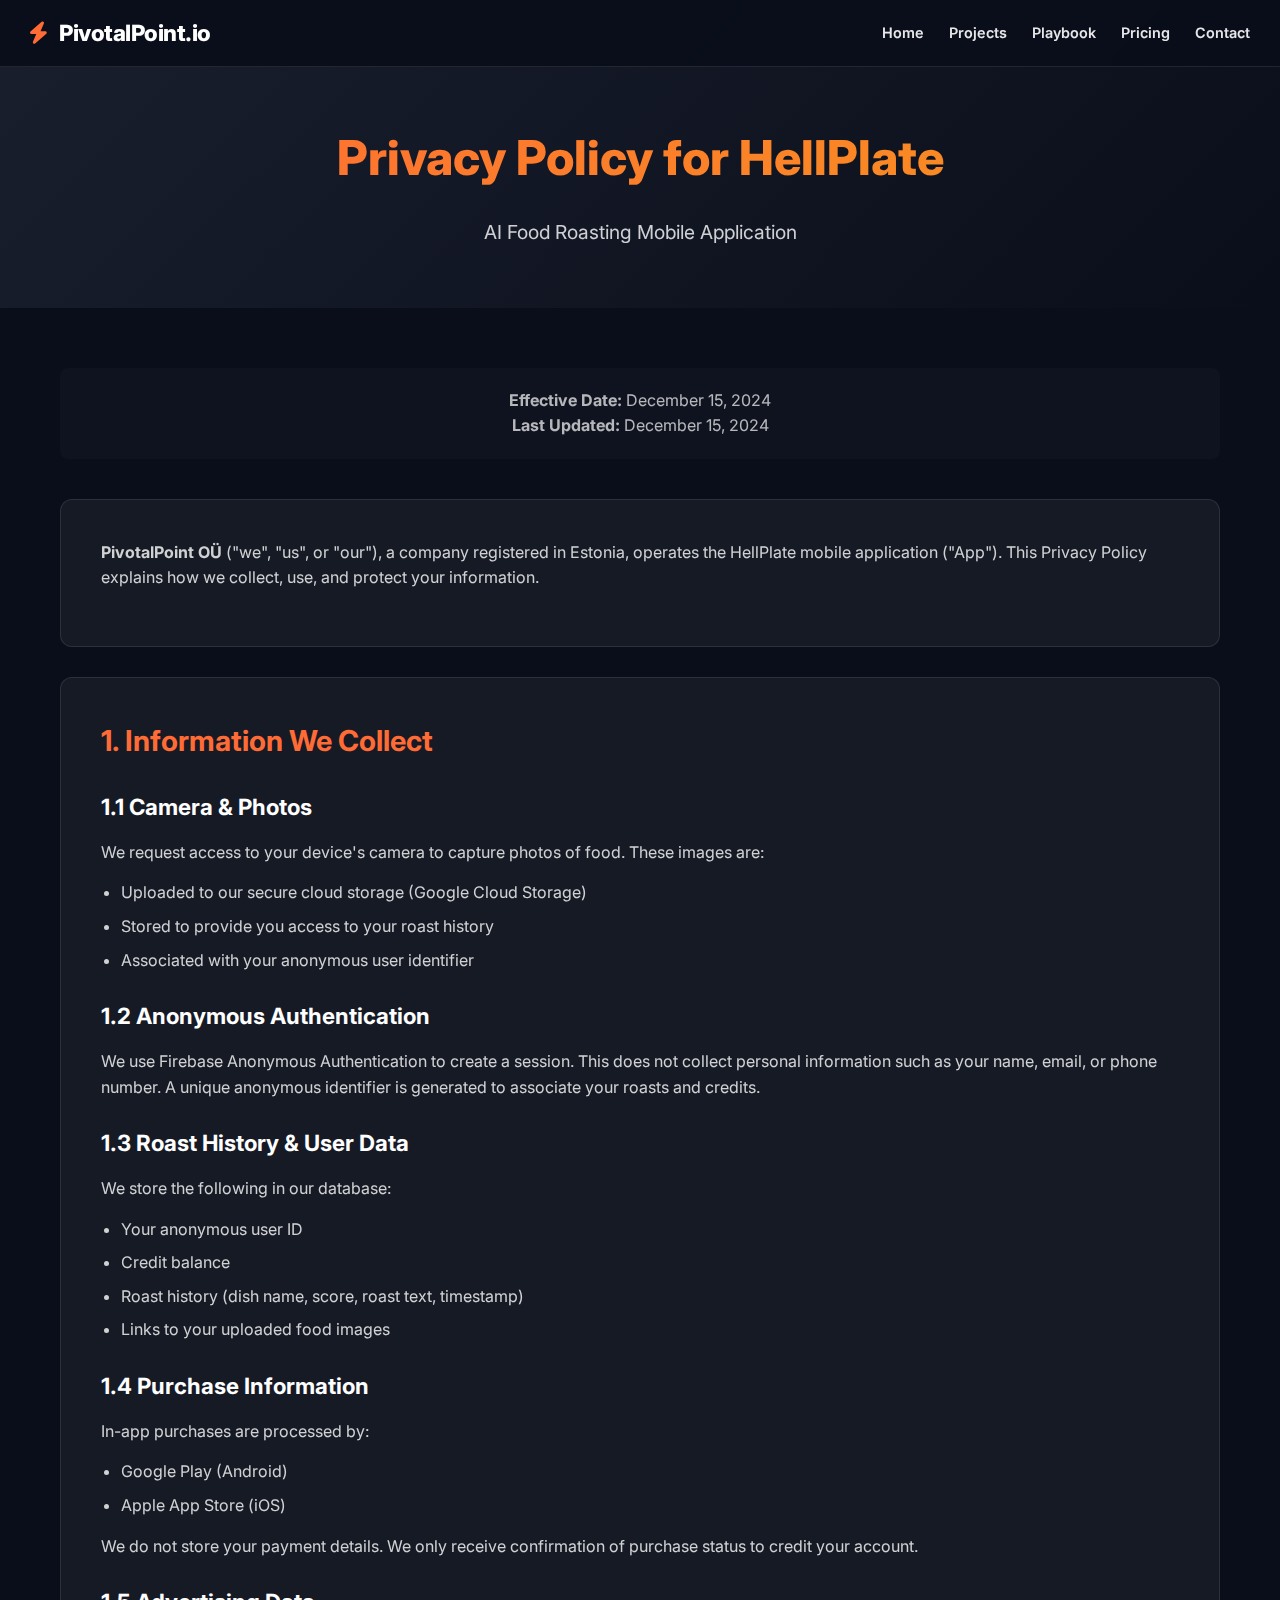
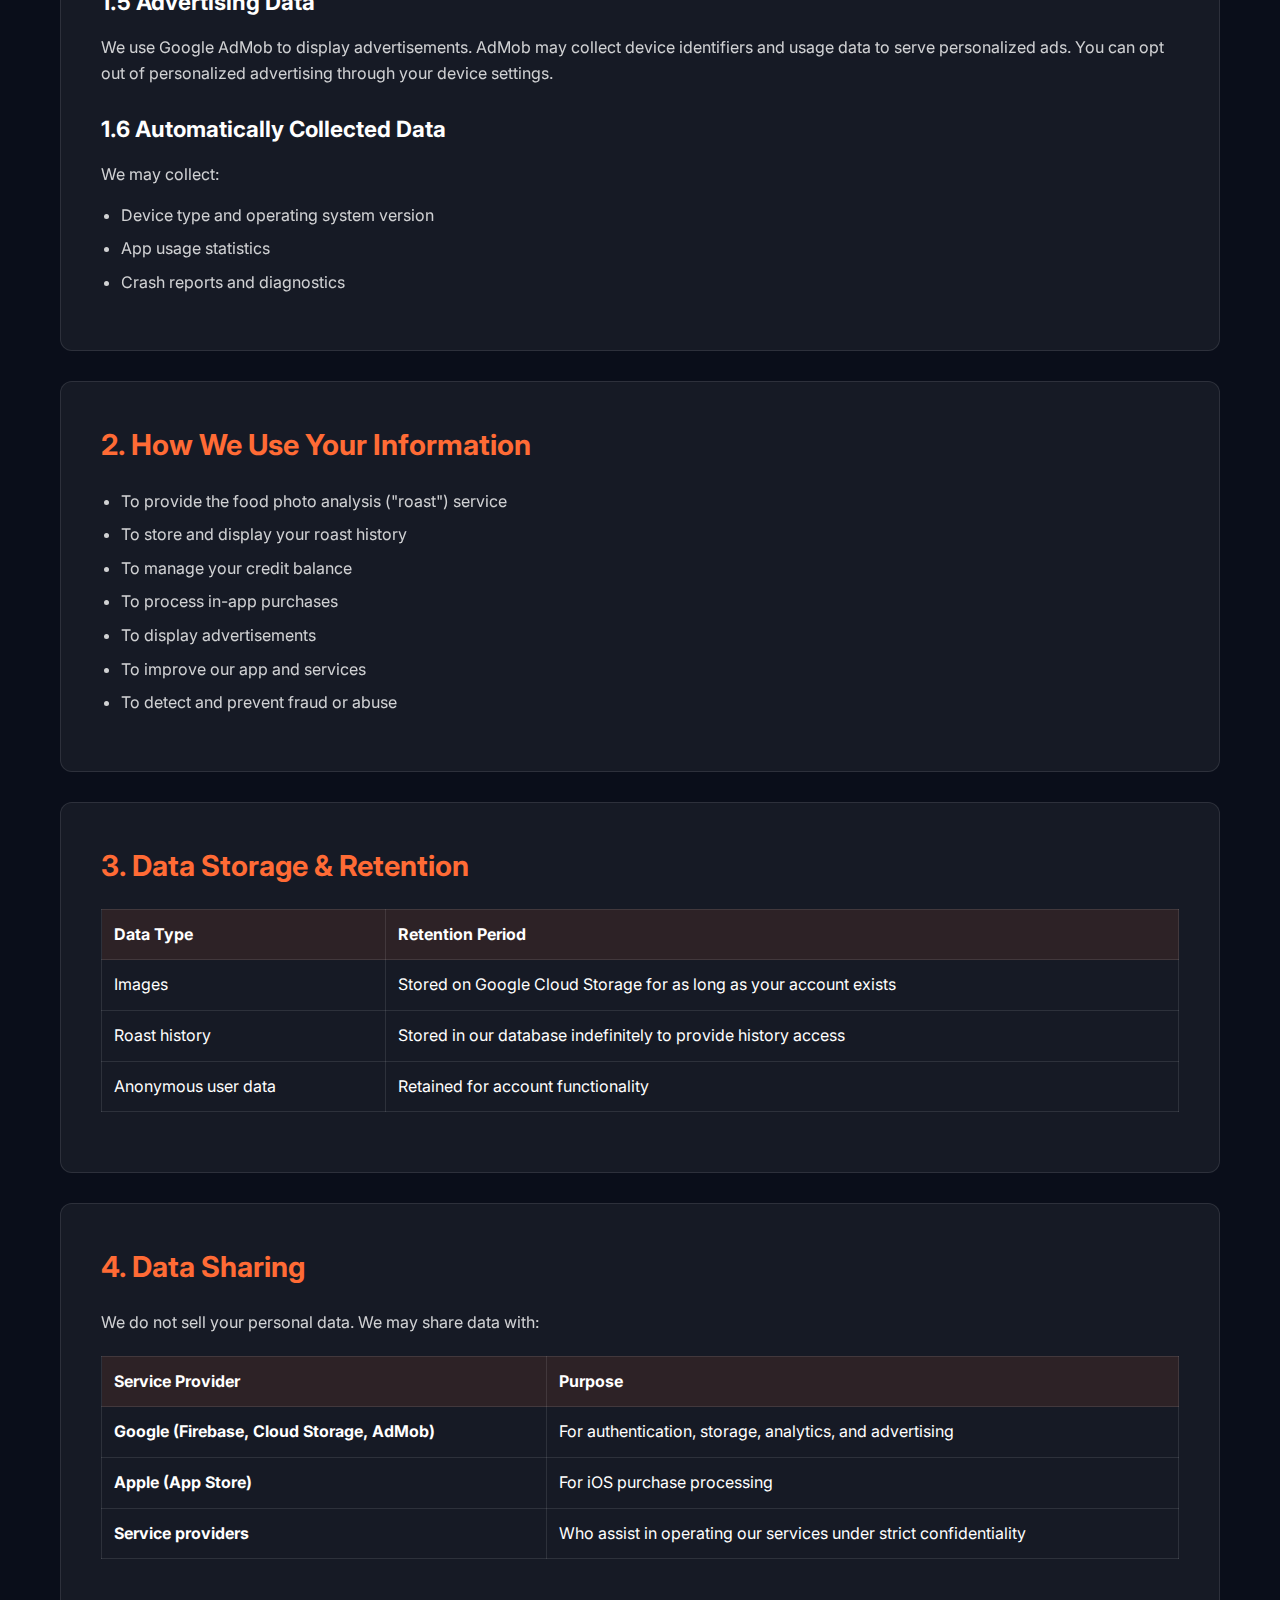
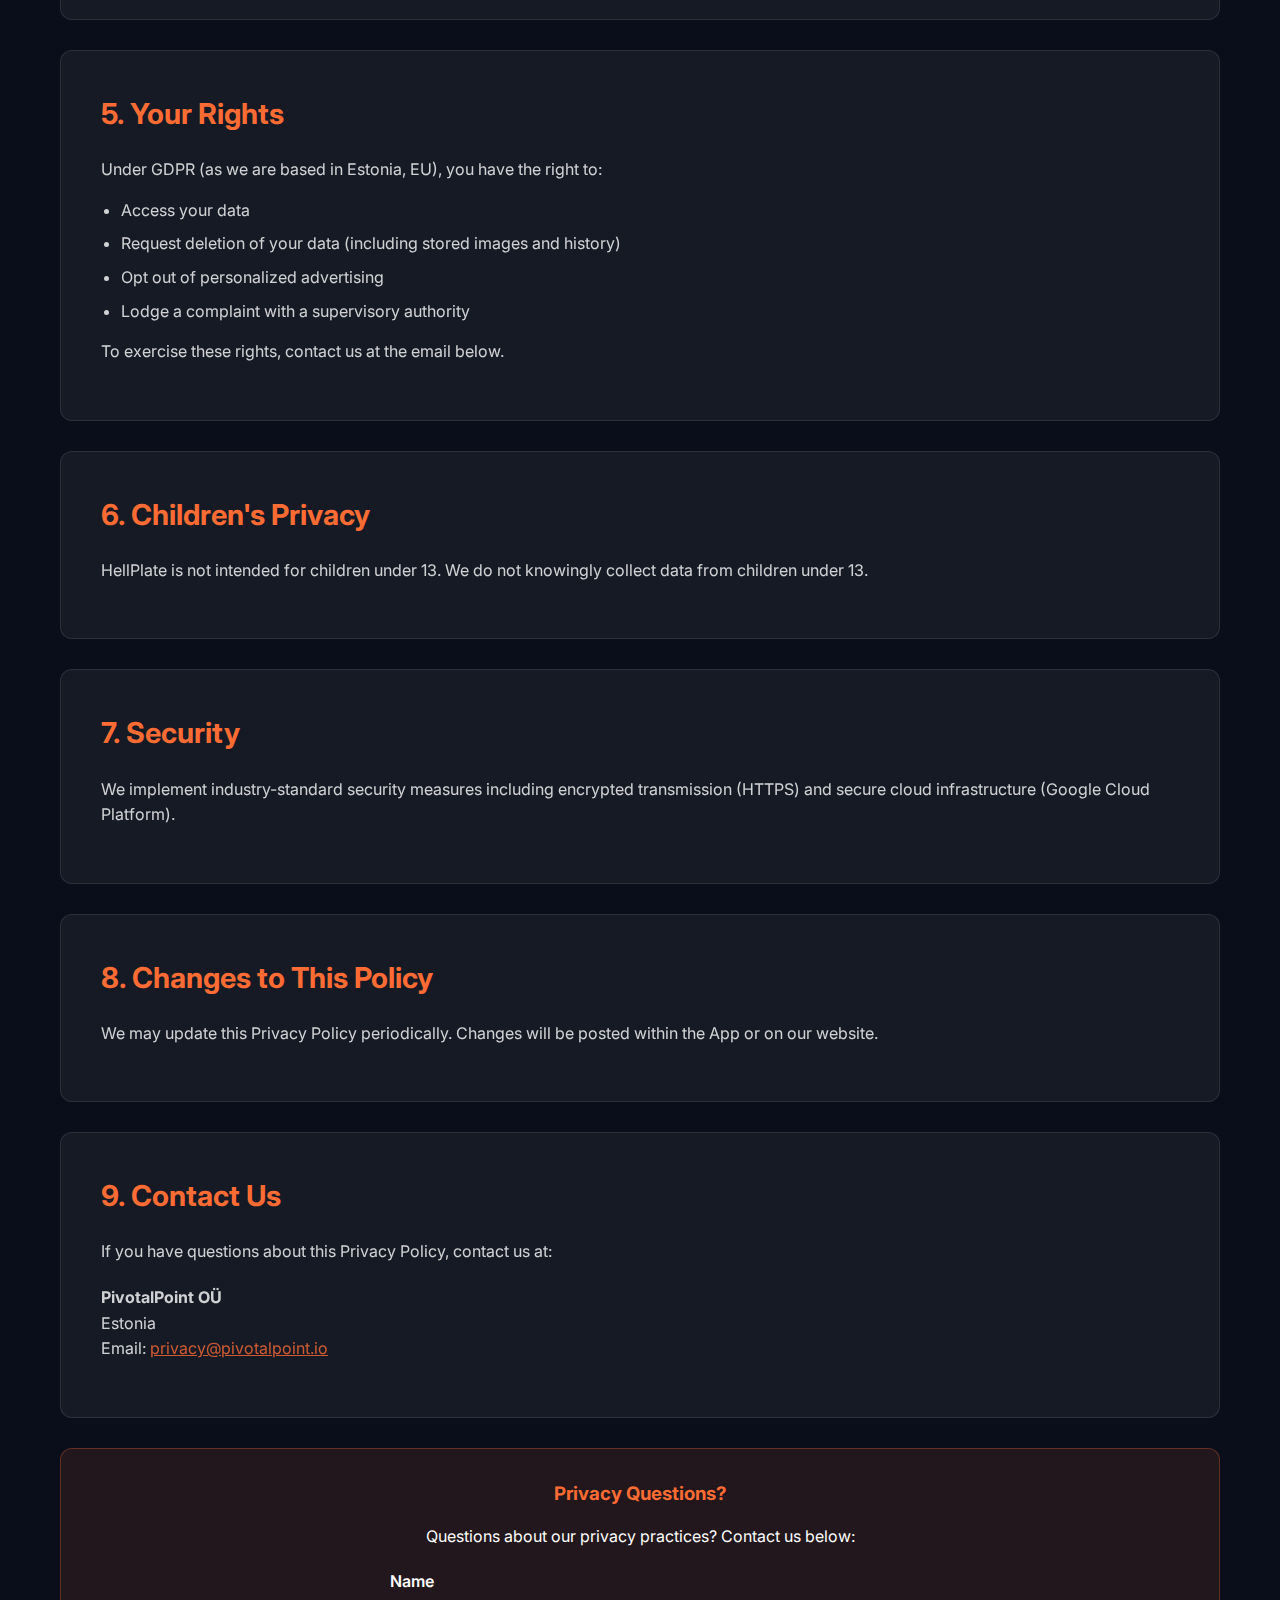
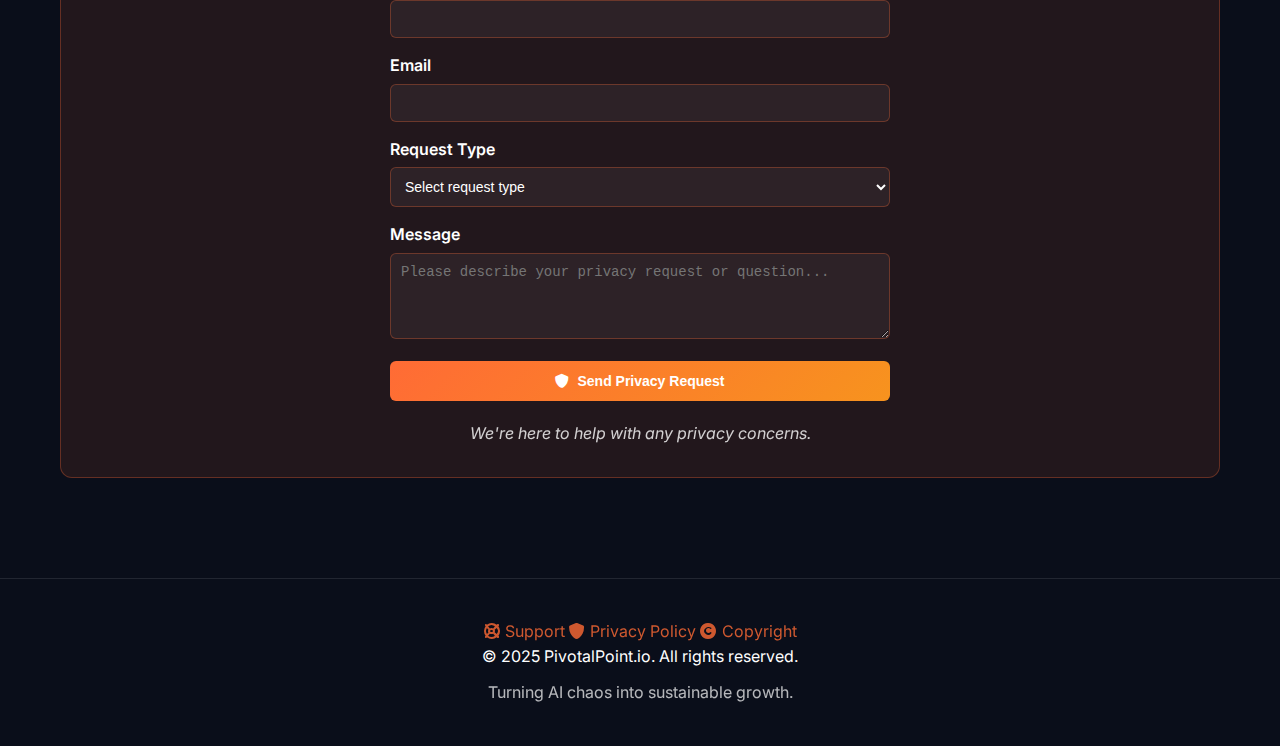
<file: hellplate-privacy.html>
<!DOCTYPE html>
<html lang="en">
<head>
  <meta charset="UTF-8">
  <meta name="viewport" content="width=device-width, initial-scale=1.0">
  <meta name="description" content="Privacy Policy for HellPlate - AI Food Roasting Mobile App">
  <title>Privacy Policy | HellPlate</title>
  <link rel="stylesheet" href="https://fonts.googleapis.com/css2?family=Inter:wght@400;600;800&display=swap">
  <link rel="stylesheet" href="https://cdnjs.cloudflare.com/ajax/libs/font-awesome/6.0.0/css/all.min.css">
  <link rel="stylesheet" href="styles.css">
  <link rel="icon" href="/favicon.ico" type="image/x-icon">
  <!-- Google Tag Manager -->
  <script>(function(w,d,s,l,i){w[l]=w[l]||[];w[l].push({'gtm.start':
    new Date().getTime(),event:'gtm.js'});var f=d.getElementsByTagName(s)[0],
    j=d.createElement(s),dl=l!='dataLayer'?'&l='+l:'';j.async=true;j.src=
    'https://www.googletagmanager.com/gtm.js?id='+i+dl;f.parentNode.insertBefore(j,f);
    })(window,document,'script','dataLayer','GTM-57SLGV95');</script>
  <!-- End Google Tag Manager -->
  <style>
    .privacy-content {
      padding: 60px 0;
    }
    
    .last-updated {
      text-align: center;
      padding: 20px;
      background: rgba(255, 255, 255, 0.03);
      border-radius: 8px;
      margin-bottom: 40px;
      opacity: 0.7;
    }
    
    @media (max-width: 768px) {
      .content-section {
        padding: 30px 20px;
      }
    }
  </style>
</head>
<body>
  <!-- Google Tag Manager (noscript) -->
  <noscript><iframe src="https://www.googletagmanager.com/ns.html?id=GTM-57SLGV95"
    height="0" width="0" style="display:none;visibility:hidden"></iframe></noscript>
  <!-- End Google Tag Manager (noscript) -->
  
  <header style="position: fixed; top: 0; left: 0; right: 0; z-index: 1000; background: rgba(10, 14, 26, 0.95); backdrop-filter: blur(10px); padding: 15px 30px; display: flex; justify-content: space-between; align-items: center;">
    <a href="index.html" style="color: #fff; font-weight: 800; font-size: 1.4rem; text-decoration: none; letter-spacing: -0.5px;">
      <i class="fas fa-bolt" style="margin-right: 8px; color: #ff6b35;"></i> PivotalPoint.io
    </a>
    <nav style="display: flex; gap: 25px;">
      <a href="index.html" style="color: #fff; text-decoration: none; font-weight: 600; opacity: 0.9; font-size: 0.9rem; transition: opacity 0.3s ease;">Home</a>
      <a href="projects.html" style="color: #fff; text-decoration: none; font-weight: 600; opacity: 0.9; font-size: 0.9rem; transition: opacity 0.3s ease;">Projects</a>
      <a href="playbook.html" style="color: #fff; text-decoration: none; font-weight: 600; opacity: 0.9; font-size: 0.9rem; transition: opacity 0.3s ease;">Playbook</a>
      <a href="index.html#pricing" style="color: #fff; text-decoration: none; font-weight: 600; opacity: 0.9; font-size: 0.9rem; transition: opacity 0.3s ease;">Pricing</a>
      <a href="index.html#contact" style="color: #fff; text-decoration: none; font-weight: 600; opacity: 0.9; font-size: 0.9rem; transition: opacity 0.3s ease;">Contact</a>
    </nav>
  </header>

  <section class="hero" style="padding-top: 120px;">
    <div class="container">
      <h1>Privacy Policy for HellPlate</h1>
      <p>AI Food Roasting Mobile Application</p>
    </div>
  </section>

  <section class="privacy-content">
    <div class="container">
      <div class="last-updated">
        <p><strong>Effective Date:</strong> December 15, 2024</p>
        <p><strong>Last Updated:</strong> December 15, 2024</p>
      </div>

      <div class="content-section">
        <p><strong>PivotalPoint OÜ</strong> ("we", "us", or "our"), a company registered in Estonia, operates the HellPlate mobile application ("App"). This Privacy Policy explains how we collect, use, and protect your information.</p>
      </div>

      <div class="content-section">
        <h2>1. Information We Collect</h2>
        
        <h3>1.1 Camera & Photos</h3>
        <p>We request access to your device's camera to capture photos of food. These images are:</p>
        <ul>
          <li>Uploaded to our secure cloud storage (Google Cloud Storage)</li>
          <li>Stored to provide you access to your roast history</li>
          <li>Associated with your anonymous user identifier</li>
        </ul>

        <h3>1.2 Anonymous Authentication</h3>
        <p>We use Firebase Anonymous Authentication to create a session. This does not collect personal information such as your name, email, or phone number. A unique anonymous identifier is generated to associate your roasts and credits.</p>

        <h3>1.3 Roast History & User Data</h3>
        <p>We store the following in our database:</p>
        <ul>
          <li>Your anonymous user ID</li>
          <li>Credit balance</li>
          <li>Roast history (dish name, score, roast text, timestamp)</li>
          <li>Links to your uploaded food images</li>
        </ul>

        <h3>1.4 Purchase Information</h3>
        <p>In-app purchases are processed by:</p>
        <ul>
          <li>Google Play (Android)</li>
          <li>Apple App Store (iOS)</li>
        </ul>
        <p>We do not store your payment details. We only receive confirmation of purchase status to credit your account.</p>

        <h3>1.5 Advertising Data</h3>
        <p>We use Google AdMob to display advertisements. AdMob may collect device identifiers and usage data to serve personalized ads. You can opt out of personalized advertising through your device settings.</p>

        <h3>1.6 Automatically Collected Data</h3>
        <p>We may collect:</p>
        <ul>
          <li>Device type and operating system version</li>
          <li>App usage statistics</li>
          <li>Crash reports and diagnostics</li>
        </ul>
      </div>

      <div class="content-section">
        <h2>2. How We Use Your Information</h2>
        <ul>
          <li>To provide the food photo analysis ("roast") service</li>
          <li>To store and display your roast history</li>
          <li>To manage your credit balance</li>
          <li>To process in-app purchases</li>
          <li>To display advertisements</li>
          <li>To improve our app and services</li>
          <li>To detect and prevent fraud or abuse</li>
        </ul>
      </div>

      <div class="content-section">
        <h2>3. Data Storage & Retention</h2>
        <table>
          <thead>
            <tr>
              <th>Data Type</th>
              <th>Retention Period</th>
            </tr>
          </thead>
          <tbody>
            <tr>
              <td>Images</td>
              <td>Stored on Google Cloud Storage for as long as your account exists</td>
            </tr>
            <tr>
              <td>Roast history</td>
              <td>Stored in our database indefinitely to provide history access</td>
            </tr>
            <tr>
              <td>Anonymous user data</td>
              <td>Retained for account functionality</td>
            </tr>
          </tbody>
        </table>
      </div>

      <div class="content-section">
        <h2>4. Data Sharing</h2>
        <p>We do not sell your personal data. We may share data with:</p>
        <table>
          <thead>
            <tr>
              <th>Service Provider</th>
              <th>Purpose</th>
            </tr>
          </thead>
          <tbody>
            <tr>
              <td><strong>Google (Firebase, Cloud Storage, AdMob)</strong></td>
              <td>For authentication, storage, analytics, and advertising</td>
            </tr>
            <tr>
              <td><strong>Apple (App Store)</strong></td>
              <td>For iOS purchase processing</td>
            </tr>
            <tr>
              <td><strong>Service providers</strong></td>
              <td>Who assist in operating our services under strict confidentiality</td>
            </tr>
          </tbody>
        </table>
      </div>

      <div class="content-section">
        <h2>5. Your Rights</h2>
        <p>Under GDPR (as we are based in Estonia, EU), you have the right to:</p>
        <ul>
          <li>Access your data</li>
          <li>Request deletion of your data (including stored images and history)</li>
          <li>Opt out of personalized advertising</li>
          <li>Lodge a complaint with a supervisory authority</li>
        </ul>
        <p>To exercise these rights, contact us at the email below.</p>
      </div>

      <div class="content-section">
        <h2>6. Children's Privacy</h2>
        <p>HellPlate is not intended for children under 13. We do not knowingly collect data from children under 13.</p>
      </div>

      <div class="content-section">
        <h2>7. Security</h2>
        <p>We implement industry-standard security measures including encrypted transmission (HTTPS) and secure cloud infrastructure (Google Cloud Platform).</p>
      </div>

      <div class="content-section">
        <h2>8. Changes to This Policy</h2>
        <p>We may update this Privacy Policy periodically. Changes will be posted within the App or on our website.</p>
      </div>

      <div class="content-section">
        <h2>9. Contact Us</h2>
        <p>If you have questions about this Privacy Policy, contact us at:</p>
        <div style="margin-top: 20px;">
          <p><strong>PivotalPoint OÜ</strong><br>
          Estonia<br>
          Email: <a href="mailto:privacy@pivotalpoint.io" style="color: #ff6b35;">privacy@pivotalpoint.io</a></p>
        </div>
      </div>

      <div class="contact-info">
        <h3>Privacy Questions?</h3>
        <p>Questions about our privacy practices? Contact us below:</p>
        
        <form action="https://formspree.io/f/mnnzlzvg" method="POST" style="max-width: 500px; margin: 20px auto; text-align: left;">
          <div style="margin-bottom: 15px;">
            <label for="privacy-name" style="display: block; margin-bottom: 5px; font-weight: 600;">Name</label>
            <input type="text" id="privacy-name" name="name" required style="width: 100%; padding: 10px; border: 1px solid rgba(255, 107, 53, 0.3); border-radius: 6px; background: rgba(255, 255, 255, 0.05); color: #fff; font-size: 14px;">
          </div>
          
          <div style="margin-bottom: 15px;">
            <label for="privacy-email" style="display: block; margin-bottom: 5px; font-weight: 600;">Email</label>
            <input type="email" id="privacy-email" name="email" required style="width: 100%; padding: 10px; border: 1px solid rgba(255, 107, 53, 0.3); border-radius: 6px; background: rgba(255, 255, 255, 0.05); color: #fff; font-size: 14px;">
          </div>
          
          <div style="margin-bottom: 15px;">
            <label for="privacy-type" style="display: block; margin-bottom: 5px; font-weight: 600;">Request Type</label>
            <select id="privacy-type" name="request_type" required style="width: 100%; padding: 10px; border: 1px solid rgba(255, 107, 53, 0.3); border-radius: 6px; background: rgba(255, 255, 255, 0.05); color: #fff; font-size: 14px;">
              <option value="">Select request type</option>
              <option value="Data Access">Data Access Request</option>
              <option value="Data Deletion">Data Deletion Request</option>
              <option value="Data Correction">Data Correction Request</option>
              <option value="Opt-out">Opt-out Request</option>
              <option value="Privacy Question">Privacy Question</option>
              <option value="GDPR Rights">GDPR Rights Exercise</option>
            </select>
          </div>
          
          <div style="margin-bottom: 15px;">
            <label for="privacy-message" style="display: block; margin-bottom: 5px; font-weight: 600;">Message</label>
            <textarea id="privacy-message" name="message" required rows="4" style="width: 100%; padding: 10px; border: 1px solid rgba(255, 107, 53, 0.3); border-radius: 6px; background: rgba(255, 255, 255, 0.05); color: #fff; font-size: 14px; resize: vertical;" placeholder="Please describe your privacy request or question..."></textarea>
          </div>
          
          <button type="submit" style="background: linear-gradient(135deg, #ff6b35, #f7931e); color: white; border: none; padding: 12px 25px; border-radius: 6px; font-size: 14px; font-weight: 600; cursor: pointer; width: 100%;">
            <i class="fas fa-shield-alt" style="margin-right: 8px;"></i>Send Privacy Request
          </button>
        </form>
        
        <p style="opacity: 0.8; font-style: italic; margin-top: 15px;">We're here to help with any privacy concerns.</p>
      </div>
    </div>
  </section>

  <footer>
    <div class="container">
      <div class="footer-links">
        <a href="support.html"><i class="fas fa-life-ring" style="margin-right: 5px;"></i>Support</a>
        <a href="privacy.html"><i class="fas fa-shield-alt" style="margin-right: 5px;"></i>Privacy Policy</a>
        <a href="copyright.html"><i class="fas fa-copyright" style="margin-right: 5px;"></i>Copyright</a>
      </div>
      <p>&copy; 2025 PivotalPoint.io. All rights reserved.</p>
      <p style="margin-top: 10px; opacity: 0.7;">Turning AI chaos into sustainable growth.</p>
    </div>
  </footer>

  <script>
    document.querySelectorAll('a[href^="#"]').forEach(anchor => {
      anchor.addEventListener('click', function (e) {
        e.preventDefault();
        const target = document.querySelector(this.getAttribute('href'));
        if (target) {
          target.scrollIntoView({
            behavior: 'smooth',
            block: 'start'
          });
        }
      });
    });
  </script>
</body>
</html>
</file>
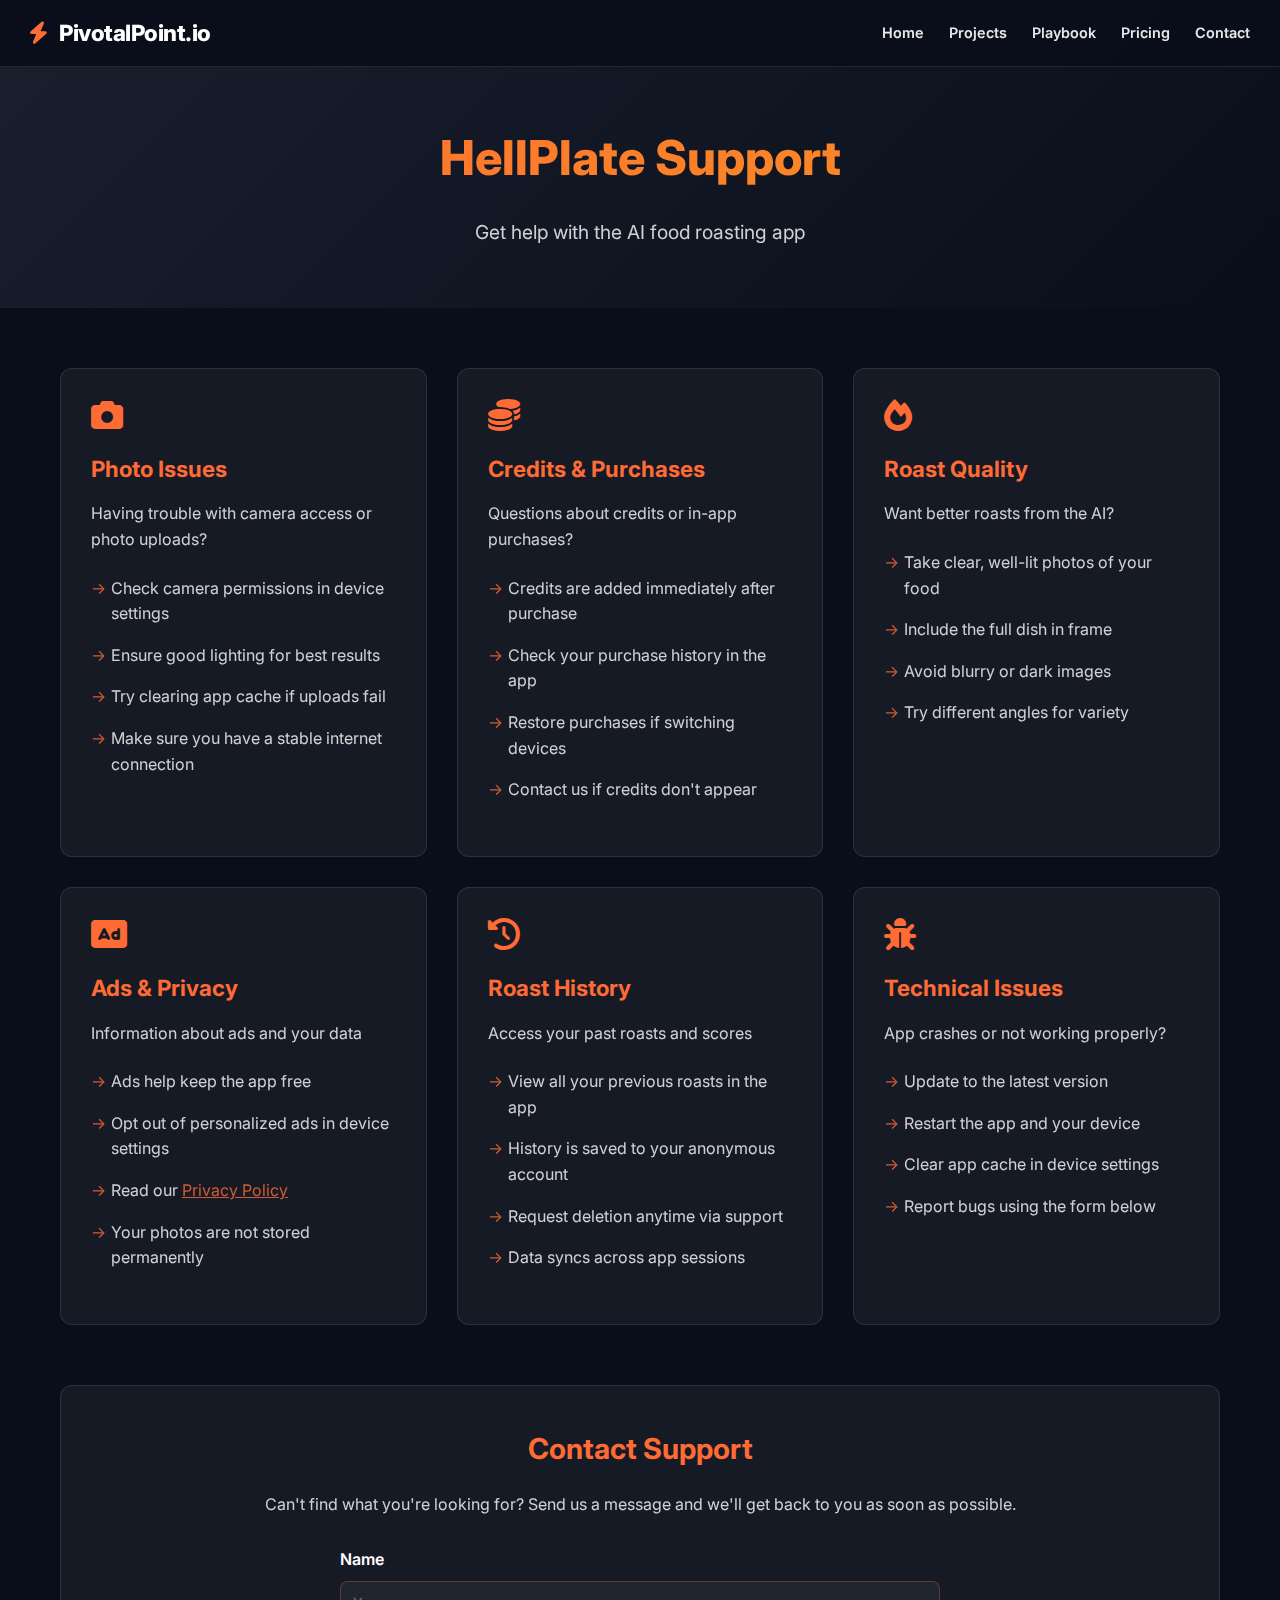
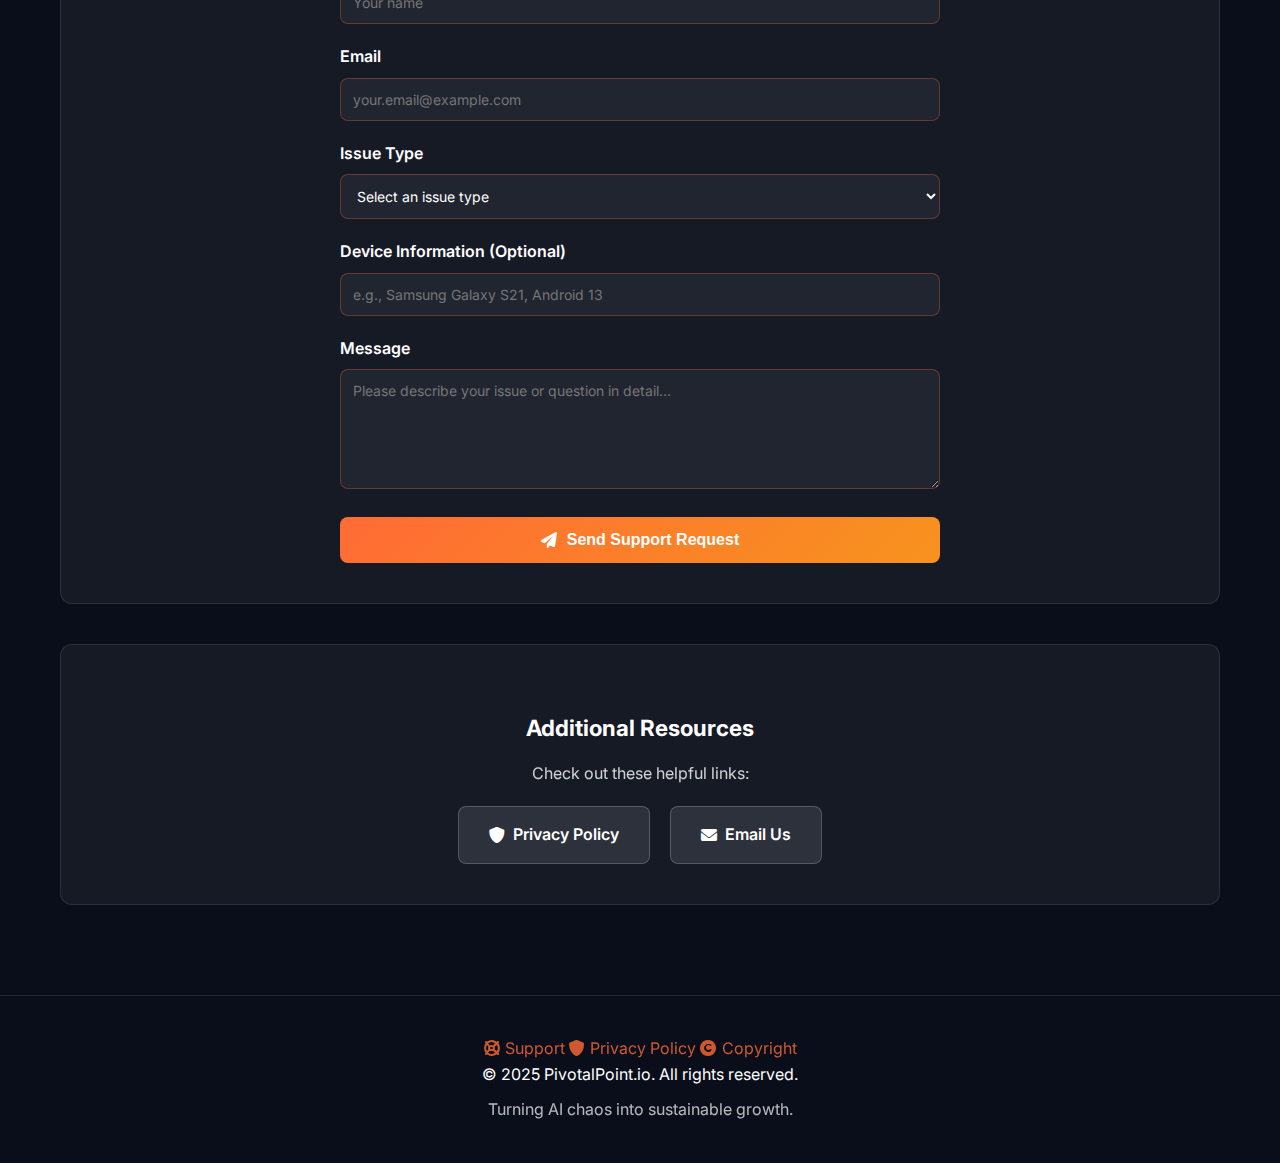
<file: hellplate-support.html>
<!DOCTYPE html>
<html lang="en">
<head>
  <meta charset="UTF-8">
  <meta name="viewport" content="width=device-width, initial-scale=1.0">
  <meta name="description" content="HellPlate Support - Get help with the AI food roasting app">
  <title>Support | HellPlate</title>
  <link rel="stylesheet" href="https://fonts.googleapis.com/css2?family=Inter:wght@400;600;800&display=swap">
  <link rel="stylesheet" href="https://cdnjs.cloudflare.com/ajax/libs/font-awesome/6.0.0/css/all.min.css">
  <link rel="stylesheet" href="styles.css">
  <link rel="icon" href="/favicon.ico" type="image/x-icon">
  <!-- Google Tag Manager -->
  <script>(function(w,d,s,l,i){w[l]=w[l]||[];w[l].push({'gtm.start':
    new Date().getTime(),event:'gtm.js'});var f=d.getElementsByTagName(s)[0],
    j=d.createElement(s),dl=l!='dataLayer'?'&l='+l:'';j.async=true;j.src=
    'https://www.googletagmanager.com/gtm.js?id='+i+dl;f.parentNode.insertBefore(j,f);
    })(window,document,'script','dataLayer','GTM-57SLGV95');</script>
  <!-- End Google Tag Manager -->
  <style>
    .support-content {
      padding: 60px 0;
    }
    
    .support-grid {
      display: grid;
      grid-template-columns: repeat(auto-fit, minmax(300px, 1fr));
      gap: 30px;
      margin-bottom: 60px;
    }
    
    .support-card {
      background: rgba(255, 255, 255, 0.05);
      border: 1px solid rgba(255, 255, 255, 0.1);
      border-radius: 12px;
      padding: 30px;
      transition: transform 0.3s, border-color 0.3s;
    }
    
    .support-card:hover {
      transform: translateY(-5px);
      border-color: #ff6b35;
    }
    
    .support-card h3 {
      font-size: 1.4rem;
      margin-bottom: 15px;
      color: #ff6b35;
    }
    
    .support-card i {
      font-size: 2rem;
      color: #ff6b35;
      margin-bottom: 20px;
      display: block;
    }
    
    .support-card p {
      opacity: 0.8;
      margin-bottom: 15px;
      line-height: 1.6;
    }
    
    .support-card ul {
      list-style: none;
      padding: 0;
      margin: 15px 0;
    }
    
    .support-card li {
      padding: 8px 0;
      padding-left: 20px;
      position: relative;
      opacity: 0.8;
    }
    
    .support-card li:before {
      content: "→";
      position: absolute;
      left: 0;
      color: #ff6b35;
    }
    
    .form-section {
      background: rgba(255, 255, 255, 0.05);
      border: 1px solid rgba(255, 255, 255, 0.1);
      border-radius: 12px;
      padding: 40px;
      margin-top: 40px;
    }
    
    .form-section h2 {
      font-size: 1.8rem;
      margin-bottom: 20px;
      color: #ff6b35;
      text-align: center;
    }
    
    .form-section p {
      text-align: center;
      opacity: 0.8;
      margin-bottom: 30px;
    }
    
    form {
      max-width: 600px;
      margin: 0 auto;
    }
    
    .form-group {
      margin-bottom: 20px;
    }
    
    label {
      display: block;
      margin-bottom: 8px;
      font-weight: 600;
      color: #fff;
    }
    
    input[type="text"],
    input[type="email"],
    select,
    textarea {
      width: 100%;
      padding: 12px;
      border: 1px solid rgba(255, 107, 53, 0.3);
      border-radius: 8px;
      background: rgba(255, 255, 255, 0.05);
      color: #fff;
      font-size: 14px;
      font-family: 'Inter', sans-serif;
      transition: border-color 0.3s, background 0.3s;
    }
    
    input[type="text"]:focus,
    input[type="email"]:focus,
    select:focus,
    textarea:focus {
      outline: none;
      border-color: #ff6b35;
      background: rgba(255, 255, 255, 0.08);
    }
    
    textarea {
      resize: vertical;
      min-height: 120px;
    }
    
    select {
      cursor: pointer;
    }
    
    select option {
      background: #1a1f2e;
      color: #fff;
    }
    
    .submit-btn {
      background: linear-gradient(135deg, #ff6b35, #f7931e);
      color: white;
      border: none;
      padding: 14px 30px;
      border-radius: 8px;
      font-size: 16px;
      font-weight: 600;
      cursor: pointer;
      width: 100%;
      transition: transform 0.3s, box-shadow 0.3s;
      display: flex;
      align-items: center;
      justify-content: center;
      gap: 10px;
    }
    
    .submit-btn:hover {
      transform: translateY(-2px);
      box-shadow: 0 10px 25px rgba(255, 107, 53, 0.3);
    }
    
    @media (max-width: 768px) {
      .support-grid {
        grid-template-columns: 1fr;
      }
      
      .form-section {
        padding: 30px 20px;
      }
    }
  </style>
</head>
<body>
  <!-- Google Tag Manager (noscript) -->
  <noscript><iframe src="https://www.googletagmanager.com/ns.html?id=GTM-57SLGV95"
    height="0" width="0" style="display:none;visibility:hidden"></iframe></noscript>
  <!-- End Google Tag Manager (noscript) -->
  
  <header style="position: fixed; top: 0; left: 0; right: 0; z-index: 1000; background: rgba(10, 14, 26, 0.95); backdrop-filter: blur(10px); padding: 15px 30px; display: flex; justify-content: space-between; align-items: center;">
    <a href="index.html" style="color: #fff; font-weight: 800; font-size: 1.4rem; text-decoration: none; letter-spacing: -0.5px;">
      <i class="fas fa-bolt" style="margin-right: 8px; color: #ff6b35;"></i> PivotalPoint.io
    </a>
    <nav style="display: flex; gap: 25px;">
      <a href="index.html" style="color: #fff; text-decoration: none; font-weight: 600; opacity: 0.9; font-size: 0.9rem; transition: opacity 0.3s ease;">Home</a>
      <a href="projects.html" style="color: #fff; text-decoration: none; font-weight: 600; opacity: 0.9; font-size: 0.9rem; transition: opacity 0.3s ease;">Projects</a>
      <a href="playbook.html" style="color: #fff; text-decoration: none; font-weight: 600; opacity: 0.9; font-size: 0.9rem; transition: opacity 0.3s ease;">Playbook</a>
      <a href="index.html#pricing" style="color: #fff; text-decoration: none; font-weight: 600; opacity: 0.9; font-size: 0.9rem; transition: opacity 0.3s ease;">Pricing</a>
      <a href="index.html#contact" style="color: #fff; text-decoration: none; font-weight: 600; opacity: 0.9; font-size: 0.9rem; transition: opacity 0.3s ease;">Contact</a>
    </nav>
  </header>

  <section class="hero" style="padding-top: 120px;">
    <div class="container">
      <h1>HellPlate Support</h1>
      <p>Get help with the AI food roasting app</p>
    </div>
  </section>

  <section class="support-content">
    <div class="container">
      <div class="support-grid">
        <div class="support-card">
          <i class="fas fa-camera"></i>
          <h3>Photo Issues</h3>
          <p>Having trouble with camera access or photo uploads?</p>
          <ul>
            <li>Check camera permissions in device settings</li>
            <li>Ensure good lighting for best results</li>
            <li>Try clearing app cache if uploads fail</li>
            <li>Make sure you have a stable internet connection</li>
          </ul>
        </div>

        <div class="support-card">
          <i class="fas fa-coins"></i>
          <h3>Credits & Purchases</h3>
          <p>Questions about credits or in-app purchases?</p>
          <ul>
            <li>Credits are added immediately after purchase</li>
            <li>Check your purchase history in the app</li>
            <li>Restore purchases if switching devices</li>
            <li>Contact us if credits don't appear</li>
          </ul>
        </div>

        <div class="support-card">
          <i class="fas fa-fire"></i>
          <h3>Roast Quality</h3>
          <p>Want better roasts from the AI?</p>
          <ul>
            <li>Take clear, well-lit photos of your food</li>
            <li>Include the full dish in frame</li>
            <li>Avoid blurry or dark images</li>
            <li>Try different angles for variety</li>
          </ul>
        </div>

        <div class="support-card">
          <i class="fas fa-ad"></i>
          <h3>Ads & Privacy</h3>
          <p>Information about ads and your data</p>
          <ul>
            <li>Ads help keep the app free</li>
            <li>Opt out of personalized ads in device settings</li>
            <li>Read our <a href="hellplate-privacy.html" style="color: #ff6b35;">Privacy Policy</a></li>
            <li>Your photos are not stored permanently</li>
          </ul>
        </div>

        <div class="support-card">
          <i class="fas fa-history"></i>
          <h3>Roast History</h3>
          <p>Access your past roasts and scores</p>
          <ul>
            <li>View all your previous roasts in the app</li>
            <li>History is saved to your anonymous account</li>
            <li>Request deletion anytime via support</li>
            <li>Data syncs across app sessions</li>
          </ul>
        </div>

        <div class="support-card">
          <i class="fas fa-bug"></i>
          <h3>Technical Issues</h3>
          <p>App crashes or not working properly?</p>
          <ul>
            <li>Update to the latest version</li>
            <li>Restart the app and your device</li>
            <li>Clear app cache in device settings</li>
            <li>Report bugs using the form below</li>
          </ul>
        </div>
      </div>

      <div class="form-section">
        <h2>Contact Support</h2>
        <p>Can't find what you're looking for? Send us a message and we'll get back to you as soon as possible.</p>
        
        <form action="https://formspree.io/f/xkgdlbbo" method="POST">
          <div class="form-group">
            <label for="name">Name</label>
            <input type="text" id="name" name="name" required placeholder="Your name">
          </div>
          
          <div class="form-group">
            <label for="email">Email</label>
            <input type="email" id="email" name="email" required placeholder="your.email@example.com">
          </div>
          
          <div class="form-group">
            <label for="issue-type">Issue Type</label>
            <select id="issue-type" name="issue_type" required>
              <option value="">Select an issue type</option>
              <option value="Photo/Camera Issues">Photo/Camera Issues</option>
              <option value="Credits/Purchase Problems">Credits/Purchase Problems</option>
              <option value="Roast Quality">Roast Quality Feedback</option>
              <option value="Technical Bug">Technical Bug</option>
              <option value="Account/Data">Account/Data Request</option>
              <option value="Privacy Concern">Privacy Concern</option>
              <option value="Feature Request">Feature Request</option>
              <option value="Other">Other</option>
            </select>
          </div>
          
          <div class="form-group">
            <label for="device">Device Information (Optional)</label>
            <input type="text" id="device" name="device" placeholder="e.g., Samsung Galaxy S21, Android 13">
          </div>
          
          <div class="form-group">
            <label for="message">Message</label>
            <textarea id="message" name="message" required placeholder="Please describe your issue or question in detail..."></textarea>
          </div>
          
          <button type="submit" class="submit-btn">
            <i class="fas fa-paper-plane"></i>
            Send Support Request
          </button>
        </form>
      </div>

      <div class="content-section" style="margin-top: 40px; text-align: center;">
        <h3>Additional Resources</h3>
        <p>Check out these helpful links:</p>
        <div style="display: flex; gap: 20px; justify-content: center; flex-wrap: wrap; margin-top: 20px;">
          <a href="hellplate-privacy.html" class="btn btn-secondary">
            <i class="fas fa-shield-alt"></i>
            Privacy Policy
          </a>
          <a href="mailto:privacy@pivotalpoint.io" class="btn btn-secondary">
            <i class="fas fa-envelope"></i>
            Email Us
          </a>
        </div>
      </div>
    </div>
  </section>

  <footer>
    <div class="container">
      <div class="footer-links">
        <a href="support.html"><i class="fas fa-life-ring" style="margin-right: 5px;"></i>Support</a>
        <a href="privacy.html"><i class="fas fa-shield-alt" style="margin-right: 5px;"></i>Privacy Policy</a>
        <a href="copyright.html"><i class="fas fa-copyright" style="margin-right: 5px;"></i>Copyright</a>
      </div>
      <p>&copy; 2025 PivotalPoint.io. All rights reserved.</p>
      <p style="margin-top: 10px; opacity: 0.7;">Turning AI chaos into sustainable growth.</p>
    </div>
  </footer>

  <script>
    document.querySelectorAll('a[href^="#"]').forEach(anchor => {
      anchor.addEventListener('click', function (e) {
        e.preventDefault();
        const target = document.querySelector(this.getAttribute('href'));
        if (target) {
          target.scrollIntoView({
            behavior: 'smooth',
            block: 'start'
          });
        }
      });
    });
  </script>
</body>
</html>
</file>
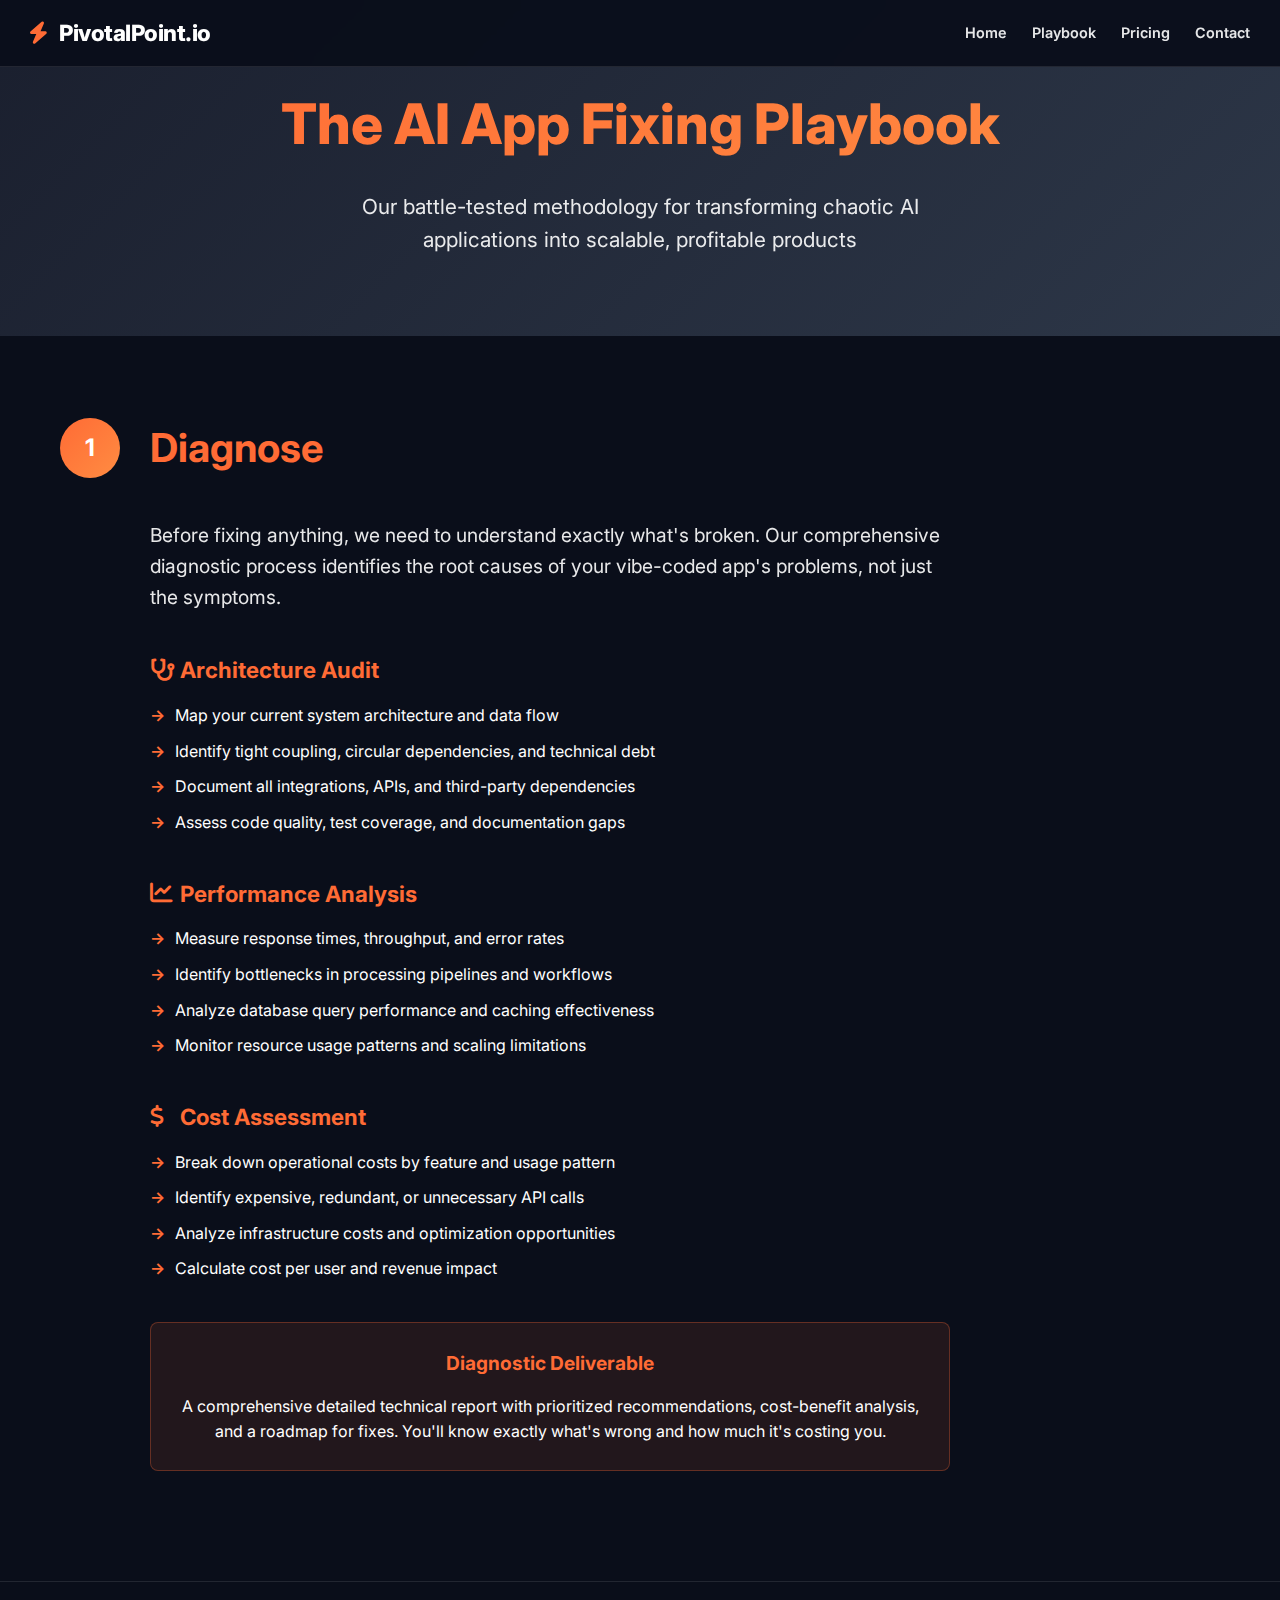
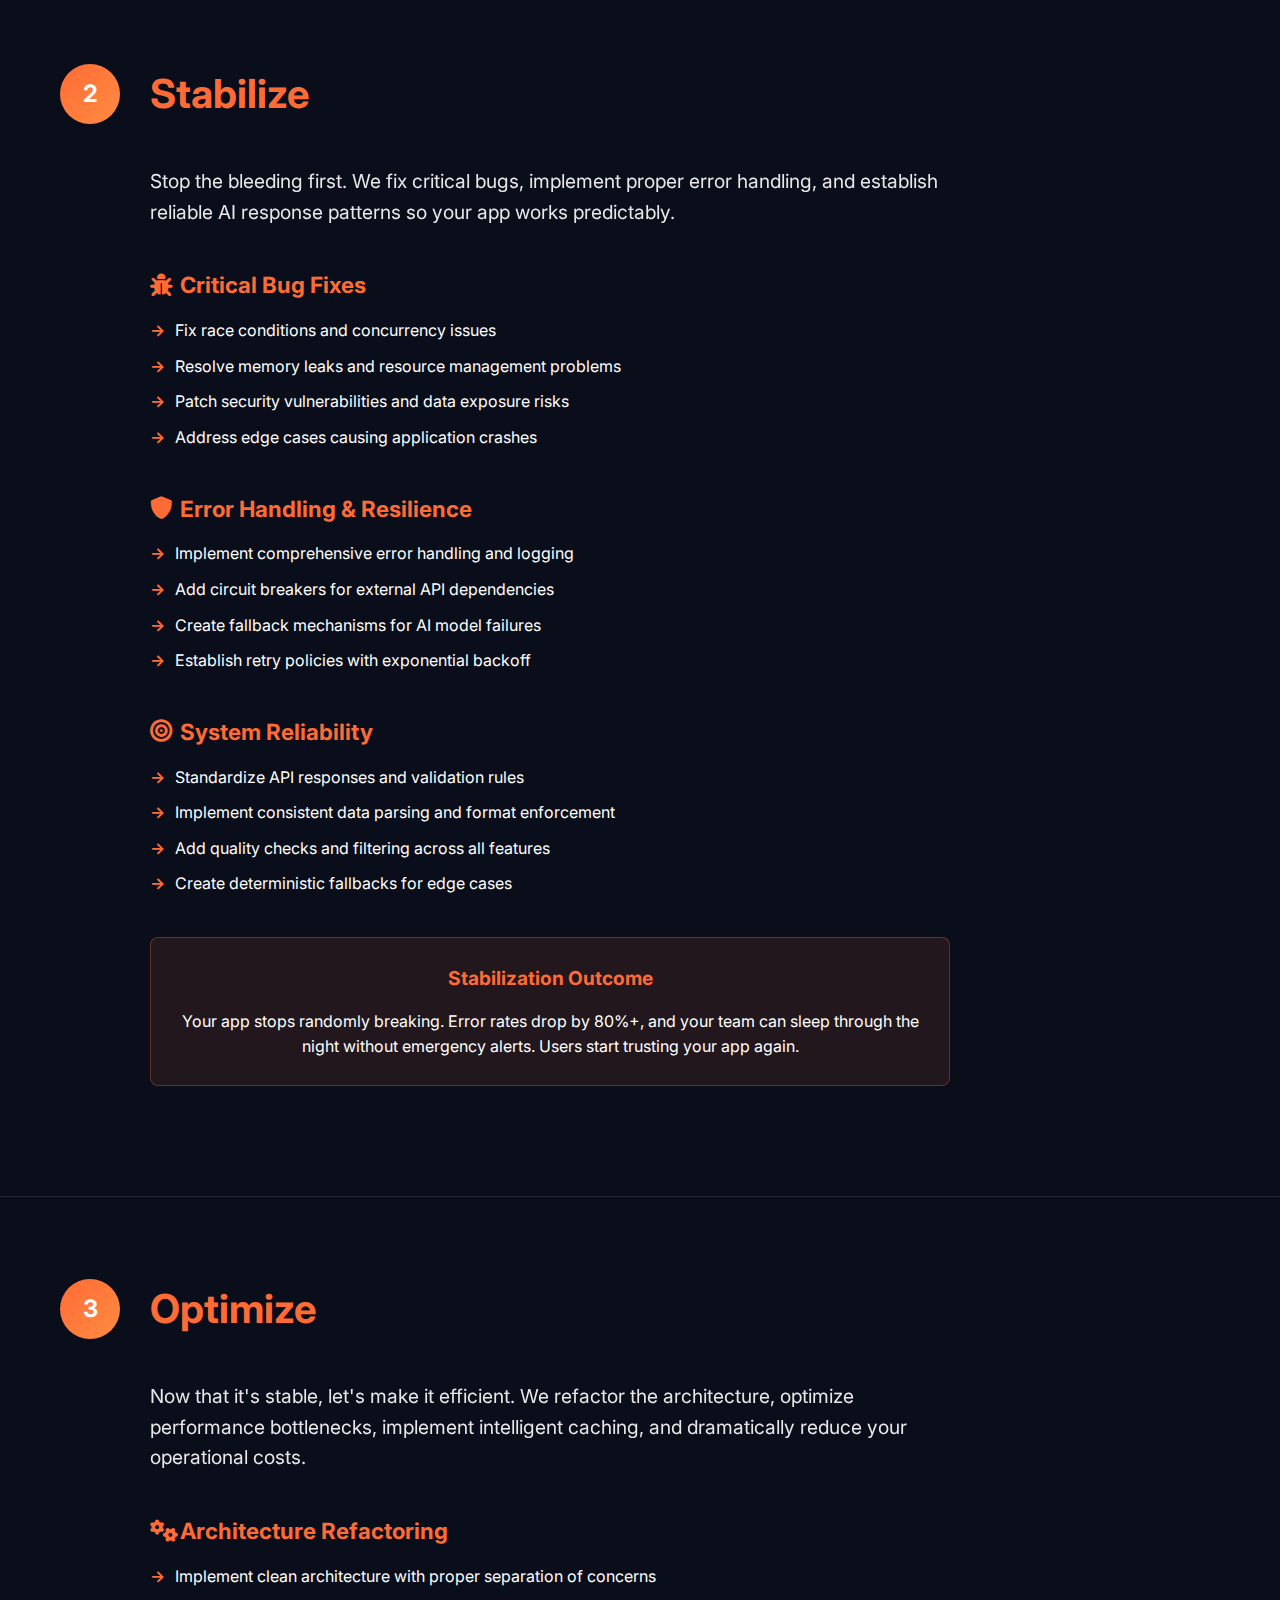
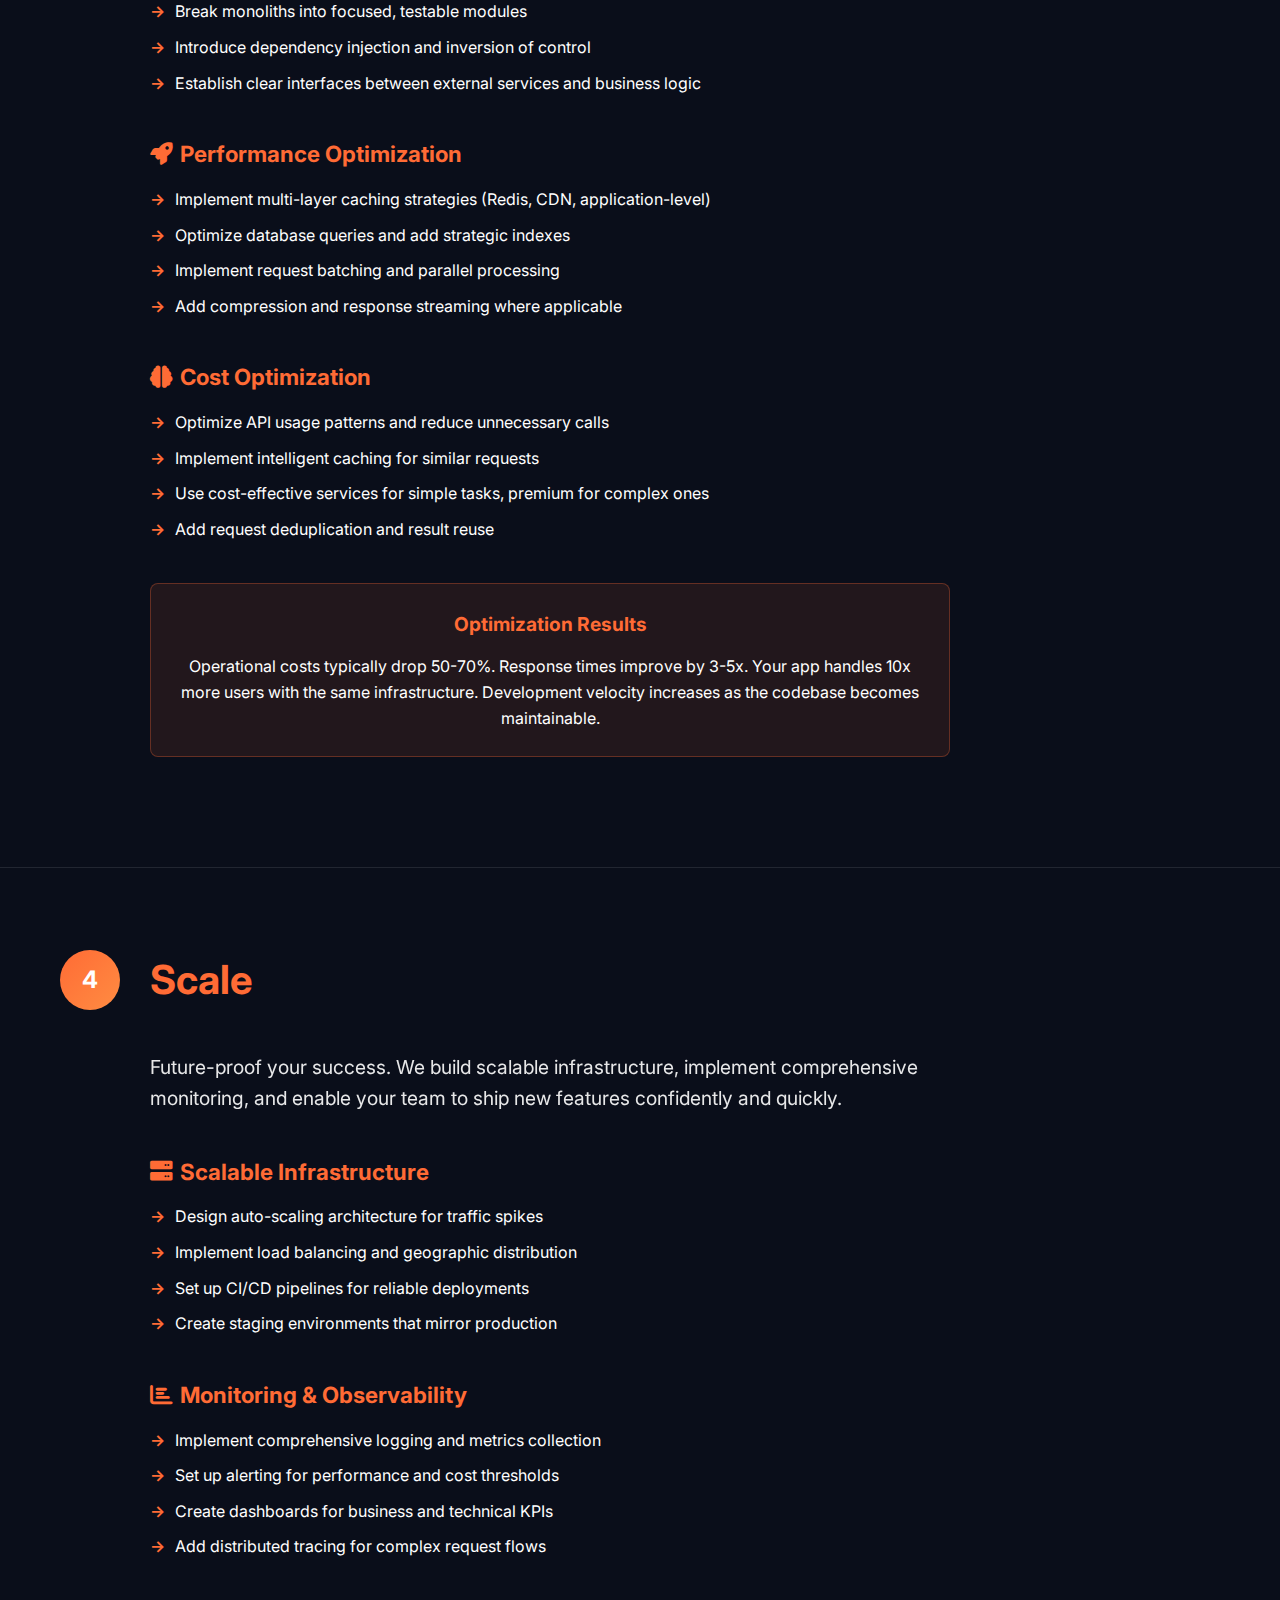
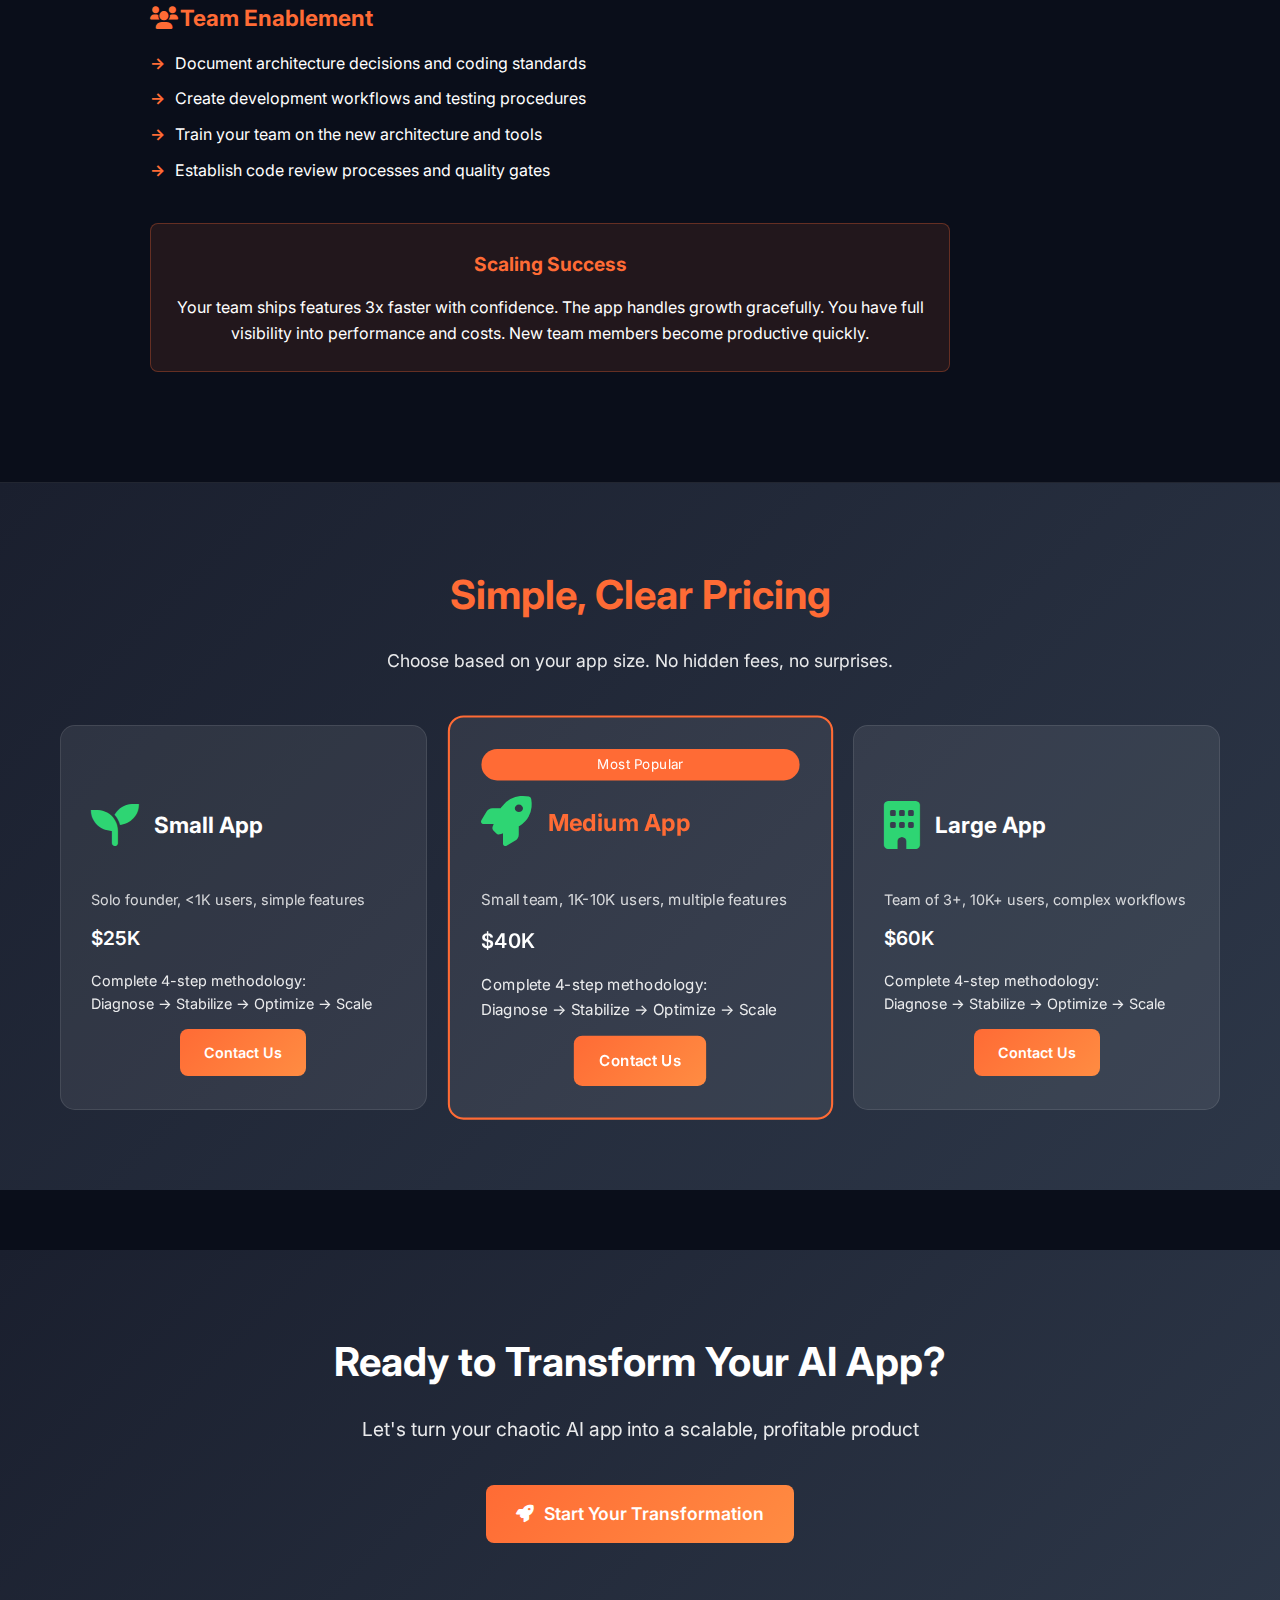
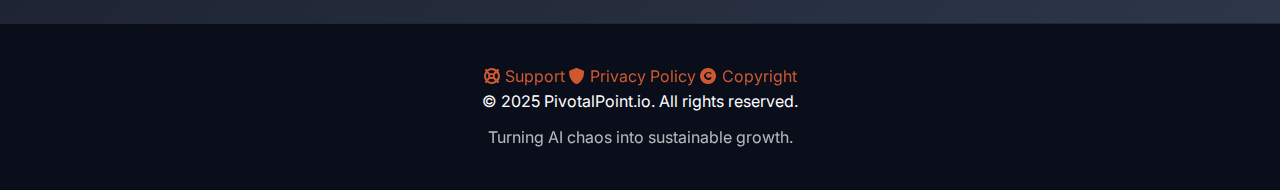
<file: playbook.html>
<!DOCTYPE html>
<html lang="en">
<head>
  <meta charset="UTF-8">
  <meta name="viewport" content="width=device-width, initial-scale=1.0">
  <meta name="description" content="The AI App Fixing Playbook - Our proven 4-step methodology to transform chaotic AI applications into scalable, profitable products. From diagnosis to scaling.">
  <title>AI App Fixing Playbook | PivotalPoint.io</title>
  <link rel="stylesheet" href="https://fonts.googleapis.com/css2?family=Inter:wght@400;600;800&display=swap">
  <link rel="stylesheet" href="https://cdnjs.cloudflare.com/ajax/libs/font-awesome/6.0.0/css/all.min.css">
  <link rel="stylesheet" href="styles.css">
  <link rel="icon" href="/favicon.ico" type="image/x-icon">
  <!-- Google Analytics 4 -->
  <script async src="https://www.googletagmanager.com/gtag/js?id=G-DHPTS8134Q"></script>
  <script>
    window.dataLayer = window.dataLayer || [];
    function gtag(){dataLayer.push(arguments);}
    gtag('js', new Date());
    gtag('config', 'G-DHPTS8134Q');
  </script>
  <!-- End Google Analytics 4 -->
  <style>
    * {
      margin: 0;
      padding: 0;
      box-sizing: border-box;
    }
    
    body {
      font-family: 'Inter', sans-serif;
      background-color: #0a0e1a;
      color: #fff;
      line-height: 1.6;
    }
    
    .container {
      max-width: 1200px;
      margin: 0 auto;
      padding: 0 20px;
    }
    
    .playbook-header {
      background: linear-gradient(135deg, #1a1f2e 0%, #2d3748 100%);
      padding: 120px 20px 80px;
      text-align: center;
    }
    
    .playbook-header h1 {
      font-size: 3.5rem;
      font-weight: 800;
      margin-bottom: 20px;
      background: linear-gradient(135deg, #ff6b35 0%, #ff8c42 100%);
      -webkit-background-clip: text;
      -webkit-text-fill-color: transparent;
      background-clip: text;
    }
    
    .playbook-header p {
      font-size: 1.3rem;
      opacity: 0.9;
      max-width: 600px;
      margin: 0 auto;
    }
    
    .step-section {
      padding: 80px 20px;
      border-bottom: 1px solid rgba(255, 255, 255, 0.1);
    }
    
    .step-section:last-child {
      border-bottom: none;
    }
    
    .step-header {
      display: flex;
      align-items: center;
      margin-bottom: 40px;
    }
    
    .step-number {
      background: linear-gradient(135deg, #ff6b35 0%, #ff8c42 100%);
      color: white;
      width: 60px;
      height: 60px;
      border-radius: 50%;
      display: flex;
      align-items: center;
      justify-content: center;
      font-size: 1.5rem;
      font-weight: bold;
      margin-right: 30px;
      flex-shrink: 0;
    }
    
    .step-title {
      font-size: 2.5rem;
      font-weight: 700;
      color: #ff6b35;
    }
    
    .step-content {
      max-width: 800px;
      margin-left: 90px;
    }
    
    .step-overview {
      font-size: 1.2rem;
      margin-bottom: 40px;
      opacity: 0.9;
    }
    
    .subsection {
      margin-bottom: 40px;
    }
    
    .subsection h3 {
      font-size: 1.4rem;
      color: #ff6b35;
      margin-bottom: 15px;
      display: flex;
      align-items: center;
    }
    
    .subsection h3 i {
      margin-right: 10px;
      width: 20px;
    }
    
    .subsection ul {
      list-style: none;
      padding-left: 0;
    }
    
    .subsection li {
      margin-bottom: 10px;
      padding-left: 25px;
      position: relative;
    }
    
    .subsection li:before {
      content: "→";
      position: absolute;
      left: 0;
      color: #ff6b35;
      font-weight: bold;
    }
    
    .highlight-box {
      background: rgba(255, 107, 53, 0.1);
      border: 1px solid rgba(255, 107, 53, 0.3);
      border-radius: 8px;
      padding: 25px;
      margin: 30px 0;
    }
    
    .highlight-box h4 {
      color: #ff6b35;
      margin-bottom: 15px;
      font-size: 1.2rem;
    }
    
    .cta-section {
      background: linear-gradient(135deg, #1a1f2e 0%, #2d3748 100%);
      padding: 80px 20px;
      text-align: center;
      margin-top: 60px;
    }
    
    .cta-btn {
      display: inline-flex;
      align-items: center;
      background: linear-gradient(135deg, #ff6b35 0%, #ff8c42 100%);
      color: white;
      padding: 15px 30px;
      text-decoration: none;
      border-radius: 8px;
      font-weight: 600;
      font-size: 1.1rem;
      transition: transform 0.3s ease;
    }
    
    .cta-btn:hover {
      transform: translateY(-2px);
    }
    
    .back-link {
      position: fixed;
      top: 30px;
      left: 30px;
      color: #fff;
      text-decoration: none;
      font-weight: 600;
      display: flex;
      align-items: center;
      z-index: 100;
      transition: color 0.3s ease;
    }
    
    .back-link:hover {
      color: #ff6b35;
    }
    
    .back-link i {
      margin-right: 8px;
    }
    
    @media (max-width: 768px) {
      .playbook-header h1 {
        font-size: 2.5rem;
      }
      
      .step-content {
        margin-left: 0;
      }
      
      .step-header {
        flex-direction: column;
        text-align: center;
      }
      
      .step-number {
        margin-right: 0;
        margin-bottom: 20px;
      }
      
      .step-title {
        font-size: 2rem;
      }
    }
  </style>
</head>
<body>
  <header style="position: fixed; top: 0; left: 0; right: 0; z-index: 1000; background: rgba(10, 14, 26, 0.95); backdrop-filter: blur(10px); padding: 15px 30px; display: flex; justify-content: space-between; align-items: center;">
    <a href="index.html" style="color: #fff; font-weight: 800; font-size: 1.4rem; text-decoration: none; letter-spacing: -0.5px;">
      <i class="fas fa-bolt" style="margin-right: 8px; color: #ff6b35;"></i> PivotalPoint.io
    </a>
    <nav style="display: flex; gap: 25px;">
      <a href="index.html" style="color: #fff; text-decoration: none; font-weight: 600; opacity: 0.9; font-size: 0.9rem; transition: opacity 0.3s ease;">Home</a>
      <a href="playbook.html" style="color: #fff; text-decoration: none; font-weight: 600; opacity: 0.9; font-size: 0.9rem; transition: opacity 0.3s ease;">Playbook</a>
      <a href="index.html#pricing" style="color: #fff; text-decoration: none; font-weight: 600; opacity: 0.9; font-size: 0.9rem; transition: opacity 0.3s ease;">Pricing</a>
      <a href="index.html#contact" style="color: #fff; text-decoration: none; font-weight: 600; opacity: 0.9; font-size: 0.9rem; transition: opacity 0.3s ease;">Contact</a>
    </nav>
  </header>

  <div class="playbook-header" style="padding-top: 80px;">
    <div class="container">
      <h1>The AI App Fixing Playbook</h1>
      <p>Our battle-tested methodology for transforming chaotic AI applications into scalable, profitable products</p>
    </div>
  </div>

  <!-- Step 1: Diagnose -->
  <div class="step-section">
    <div class="container">
      <div class="step-header">
        <div class="step-number">1</div>
        <h2 class="step-title">Diagnose</h2>
      </div>
      <div class="step-content">
        <p class="step-overview">Before fixing anything, we need to understand exactly what's broken. Our comprehensive diagnostic process identifies the root causes of your vibe-coded app's problems, not just the symptoms.</p>
        
        <div class="subsection">
          <h3><i class="fas fa-stethoscope"></i>Architecture Audit</h3>
          <ul>
            <li>Map your current system architecture and data flow</li>
            <li>Identify tight coupling, circular dependencies, and technical debt</li>
            <li>Document all integrations, APIs, and third-party dependencies</li>
            <li>Assess code quality, test coverage, and documentation gaps</li>
          </ul>
        </div>
        
        <div class="subsection">
          <h3><i class="fas fa-chart-line"></i>Performance Analysis</h3>
          <ul>
            <li>Measure response times, throughput, and error rates</li>
            <li>Identify bottlenecks in processing pipelines and workflows</li>
            <li>Analyze database query performance and caching effectiveness</li>
            <li>Monitor resource usage patterns and scaling limitations</li>
          </ul>
        </div>
        
        <div class="subsection">
          <h3><i class="fas fa-dollar-sign"></i>Cost Assessment</h3>
          <ul>
            <li>Break down operational costs by feature and usage pattern</li>
            <li>Identify expensive, redundant, or unnecessary API calls</li>
            <li>Analyze infrastructure costs and optimization opportunities</li>
            <li>Calculate cost per user and revenue impact</li>
          </ul>
        </div>
        
        <div class="highlight-box">
          <h4>Diagnostic Deliverable</h4>
          <p>A comprehensive detailed technical report with prioritized recommendations, cost-benefit analysis, and a roadmap for fixes. You'll know exactly what's wrong and how much it's costing you.</p>
        </div>
      </div>
    </div>
  </div>

  <!-- Step 2: Stabilize -->
  <div class="step-section">
    <div class="container">
      <div class="step-header">
        <div class="step-number">2</div>
        <h2 class="step-title">Stabilize</h2>
      </div>
      <div class="step-content">
        <p class="step-overview">Stop the bleeding first. We fix critical bugs, implement proper error handling, and establish reliable AI response patterns so your app works predictably.</p>
        
        <div class="subsection">
          <h3><i class="fas fa-bug"></i>Critical Bug Fixes</h3>
          <ul>
            <li>Fix race conditions and concurrency issues</li>
            <li>Resolve memory leaks and resource management problems</li>
            <li>Patch security vulnerabilities and data exposure risks</li>
            <li>Address edge cases causing application crashes</li>
          </ul>
        </div>
        
        <div class="subsection">
          <h3><i class="fas fa-shield-alt"></i>Error Handling & Resilience</h3>
          <ul>
            <li>Implement comprehensive error handling and logging</li>
            <li>Add circuit breakers for external API dependencies</li>
            <li>Create fallback mechanisms for AI model failures</li>
            <li>Establish retry policies with exponential backoff</li>
          </ul>
        </div>
        
        <div class="subsection">
          <h3><i class="fas fa-bullseye"></i>System Reliability</h3>
          <ul>
            <li>Standardize API responses and validation rules</li>
            <li>Implement consistent data parsing and format enforcement</li>
            <li>Add quality checks and filtering across all features</li>
            <li>Create deterministic fallbacks for edge cases</li>
          </ul>
        </div>
        
        <div class="highlight-box">
          <h4>Stabilization Outcome</h4>
          <p>Your app stops randomly breaking. Error rates drop by 80%+, and your team can sleep through the night without emergency alerts. Users start trusting your app again.</p>
        </div>
      </div>
    </div>
  </div>

  <!-- Step 3: Optimize -->
  <div class="step-section">
    <div class="container">
      <div class="step-header">
        <div class="step-number">3</div>
        <h2 class="step-title">Optimize</h2>
      </div>
      <div class="step-content">
        <p class="step-overview">Now that it's stable, let's make it efficient. We refactor the architecture, optimize performance bottlenecks, implement intelligent caching, and dramatically reduce your operational costs.</p>
        
        <div class="subsection">
          <h3><i class="fas fa-cogs"></i>Architecture Refactoring</h3>
          <ul>
            <li>Implement clean architecture with proper separation of concerns</li>
            <li>Break monoliths into focused, testable modules</li>
            <li>Introduce dependency injection and inversion of control</li>
            <li>Establish clear interfaces between external services and business logic</li>
          </ul>
        </div>
        
        <div class="subsection">
          <h3><i class="fas fa-rocket"></i>Performance Optimization</h3>
          <ul>
            <li>Implement multi-layer caching strategies (Redis, CDN, application-level)</li>
            <li>Optimize database queries and add strategic indexes</li>
            <li>Implement request batching and parallel processing</li>
            <li>Add compression and response streaming where applicable</li>
          </ul>
        </div>
        
        <div class="subsection">
          <h3><i class="fas fa-brain"></i>Cost Optimization</h3>
          <ul>
            <li>Optimize API usage patterns and reduce unnecessary calls</li>
            <li>Implement intelligent caching for similar requests</li>
            <li>Use cost-effective services for simple tasks, premium for complex ones</li>
            <li>Add request deduplication and result reuse</li>
          </ul>
        </div>
        
        <div class="highlight-box">
          <h4>Optimization Results</h4>
          <p>Operational costs typically drop 50-70%. Response times improve by 3-5x. Your app handles 10x more users with the same infrastructure. Development velocity increases as the codebase becomes maintainable.</p>
        </div>
      </div>
    </div>
  </div>

  <!-- Step 4: Scale -->
  <div class="step-section">
    <div class="container">
      <div class="step-header">
        <div class="step-number">4</div>
        <h2 class="step-title">Scale</h2>
      </div>
      <div class="step-content">
        <p class="step-overview">Future-proof your success. We build scalable infrastructure, implement comprehensive monitoring, and enable your team to ship new features confidently and quickly.</p>
        
        <div class="subsection">
          <h3><i class="fas fa-server"></i>Scalable Infrastructure</h3>
          <ul>
            <li>Design auto-scaling architecture for traffic spikes</li>
            <li>Implement load balancing and geographic distribution</li>
            <li>Set up CI/CD pipelines for reliable deployments</li>
            <li>Create staging environments that mirror production</li>
          </ul>
        </div>
        
        <div class="subsection">
          <h3><i class="fas fa-chart-bar"></i>Monitoring & Observability</h3>
          <ul>
            <li>Implement comprehensive logging and metrics collection</li>
            <li>Set up alerting for performance and cost thresholds</li>
            <li>Create dashboards for business and technical KPIs</li>
            <li>Add distributed tracing for complex request flows</li>
          </ul>
        </div>
        
        <div class="subsection">
          <h3><i class="fas fa-users"></i>Team Enablement</h3>
          <ul>
            <li>Document architecture decisions and coding standards</li>
            <li>Create development workflows and testing procedures</li>
            <li>Train your team on the new architecture and tools</li>
            <li>Establish code review processes and quality gates</li>
          </ul>
        </div>
        
        <div class="highlight-box">
          <h4>Scaling Success</h4>
          <p>Your team ships features 3x faster with confidence. The app handles growth gracefully. You have full visibility into performance and costs. New team members become productive quickly.</p>
        </div>
      </div>
    </div>
  </div>

  <!-- Pricing Section -->
  <div class="step-section" style="border-bottom: none; background: linear-gradient(135deg, #1a1f2e 0%, #2d3748 100%);">
    <div class="container">
      <h2 style="text-align: center; font-size: 2.5rem; margin-bottom: 20px; color: #ff6b35;">Simple, Clear Pricing</h2>
      <p style="text-align: center; font-size: 1.1rem; margin-bottom: 50px; opacity: 0.9;">Choose based on your app size. No hidden fees, no surprises.</p>
      
      <div style="display: grid; grid-template-columns: repeat(auto-fit, minmax(300px, 1fr)); gap: 30px; margin-top: 40px;">
        <div style="padding: 30px; border-radius: 15px; background: rgba(255, 255, 255, 0.08); border: 1px solid rgba(255, 255, 255, 0.1); transition: all 0.3s ease;">
          <div style="height: 30px; margin-bottom: 15px;"></div>
          <div style="display: flex; align-items: center; margin-bottom: 20px;">
            <i class="fas fa-seedling" style="font-size: 3rem; color: #2ed573; margin-right: 15px;"></i>
            <h3 style="font-size: 1.4rem; margin: 0; color: #fff;">Small App</h3>
          </div>
          <div style="height: 60px; display: flex; align-items: center;">
            <p style="font-size: 0.9rem; opacity: 0.8; margin: 0;">Solo founder, <1K users, simple features</p>
          </div>
          <div style="height: 80px; display: flex; flex-direction: column; justify-content: center;">
            <div style="margin-bottom: 15px; font-size: 1.2rem; font-weight: 600;">$25K</div>
            <div style="opacity: 0.9; font-size: 0.9rem;">Complete 4-step methodology:<br>Diagnose → Stabilize → Optimize → Scale</div>
          </div>
          <div style="text-align: center; margin-top: 20px;">
            <a href="index.html#contact" class="cta-btn" style="display: inline-block; font-size: 0.9rem; padding: 12px 24px;">
              Contact Us
            </a>
          </div>
        </div>
        
        <div style="padding: 30px; border-radius: 15px; background: rgba(255, 255, 255, 0.08); border: 2px solid #ff6b35; transform: scale(1.05); transition: all 0.3s ease;">
          <div style="background: #ff6b35; color: white; padding: 5px 10px; border-radius: 15px; font-size: 0.8rem; text-align: center; margin-bottom: 15px;">Most Popular</div>
          <div style="display: flex; align-items: center; margin-bottom: 20px;">
            <i class="fas fa-rocket" style="font-size: 3rem; color: #2ed573; margin-right: 15px;"></i>
            <h3 style="font-size: 1.4rem; margin: 0; color: #ff6b35;">Medium App</h3>
          </div>
          <div style="height: 60px; display: flex; align-items: center;">
            <p style="font-size: 0.9rem; opacity: 0.8; margin: 0;">Small team, 1K-10K users, multiple features</p>
          </div>
          <div style="height: 80px; display: flex; flex-direction: column; justify-content: center;">
            <div style="margin-bottom: 15px; font-size: 1.2rem; font-weight: 600;">$40K</div>
            <div style="opacity: 0.9; font-size: 0.9rem;">Complete 4-step methodology:<br>Diagnose → Stabilize → Optimize → Scale</div>
          </div>
          <div style="text-align: center; margin-top: 20px;">
            <a href="index.html#contact" class="cta-btn" style="display: inline-block; font-size: 0.9rem; padding: 12px 24px;">
              Contact Us
            </a>
          </div>
        </div>
        
        <div style="padding: 30px; border-radius: 15px; background: rgba(255, 255, 255, 0.08); border: 1px solid rgba(255, 255, 255, 0.1); transition: all 0.3s ease;">
          <div style="height: 30px; margin-bottom: 15px;"></div>
          <div style="display: flex; align-items: center; margin-bottom: 20px;">
            <i class="fas fa-building" style="font-size: 3rem; color: #2ed573; margin-right: 15px;"></i>
            <h3 style="font-size: 1.4rem; margin: 0; color: #fff;">Large App</h3>
          </div>
          <div style="height: 60px; display: flex; align-items: center;">
            <p style="font-size: 0.9rem; opacity: 0.8; margin: 0;">Team of 3+, 10K+ users, complex workflows</p>
          </div>
          <div style="height: 80px; display: flex; flex-direction: column; justify-content: center;">
            <div style="margin-bottom: 15px; font-size: 1.2rem; font-weight: 600;">$60K</div>
            <div style="opacity: 0.9; font-size: 0.9rem;">Complete 4-step methodology:<br>Diagnose → Stabilize → Optimize → Scale</div>
          </div>
          <div style="text-align: center; margin-top: 20px;">
            <a href="index.html#contact" class="cta-btn" style="display: inline-block; font-size: 0.9rem; padding: 12px 24px;">
              Contact Us
            </a>
          </div>
        </div>
      </div>
    </div>
  </div>

  <div class="cta-section">
    <div class="container">
      <h2 style="margin-bottom: 20px; font-size: 2.5rem;">Ready to Transform Your AI App?</h2>
      <p style="font-size: 1.2rem; margin-bottom: 40px; opacity: 0.9;">Let's turn your chaotic AI app into a scalable, profitable product</p>
      <a href="index.html#contact" class="cta-btn">
        <i class="fas fa-rocket" style="margin-right: 10px;"></i>
        Start Your Transformation
      </a>
    </div>
  </div>

  <footer>
    <div class="container">
      <div class="footer-links">
        <a href="support.html"><i class="fas fa-life-ring" style="margin-right: 5px;"></i>Support</a>
        <a href="privacy.html"><i class="fas fa-shield-alt" style="margin-right: 5px;"></i>Privacy Policy</a>
        <a href="copyright.html"><i class="fas fa-copyright" style="margin-right: 5px;"></i>Copyright</a>
      </div>
      <p>&copy; 2025 PivotalPoint.io. All rights reserved.</p>
      <p style="margin-top: 10px; opacity: 0.7;">Turning AI chaos into sustainable growth.</p>
    </div>
  </footer>

  <script>
    // Smooth scrolling for anchor links
    document.querySelectorAll('a[href^="#"]').forEach(anchor => {
      anchor.addEventListener('click', function (e) {
        e.preventDefault();
        document.querySelector(this.getAttribute('href')).scrollIntoView({
          behavior: 'smooth'
        });
      });
    });
  </script>
</body>
</html>
</file>
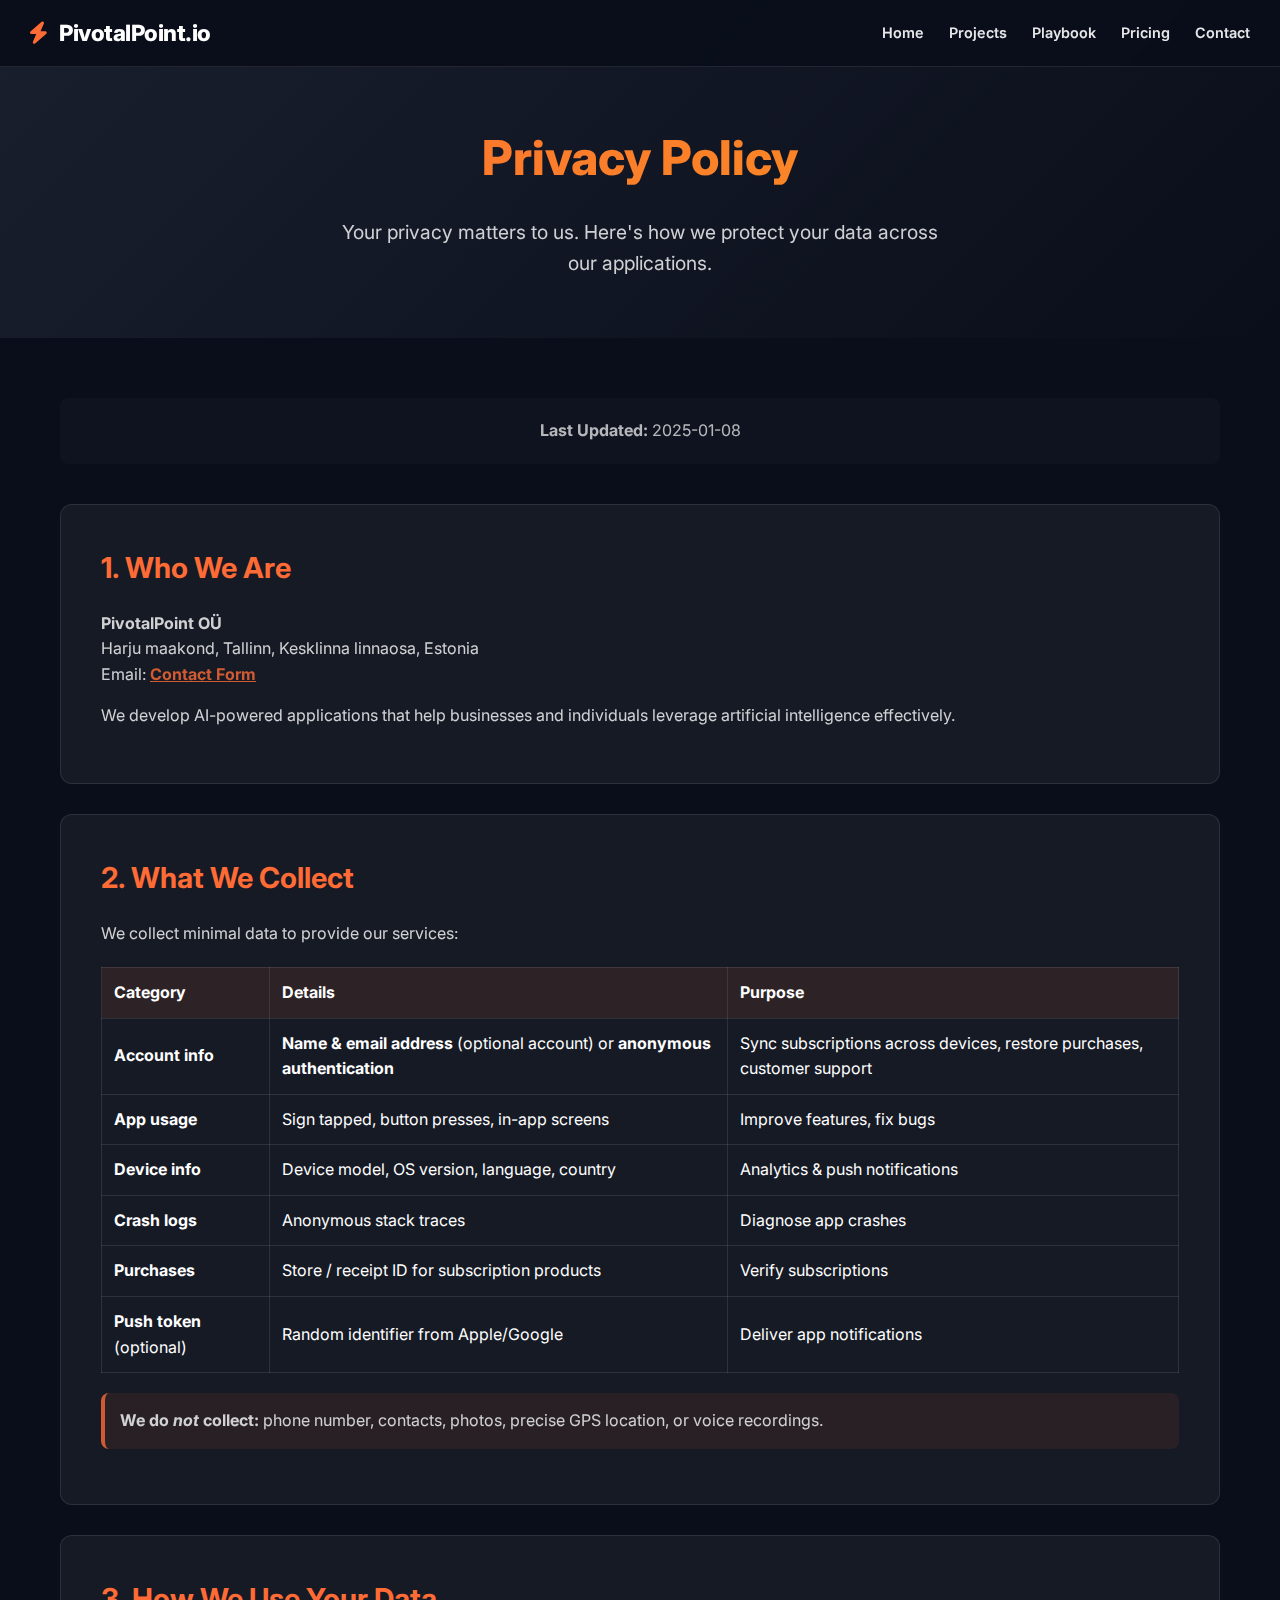
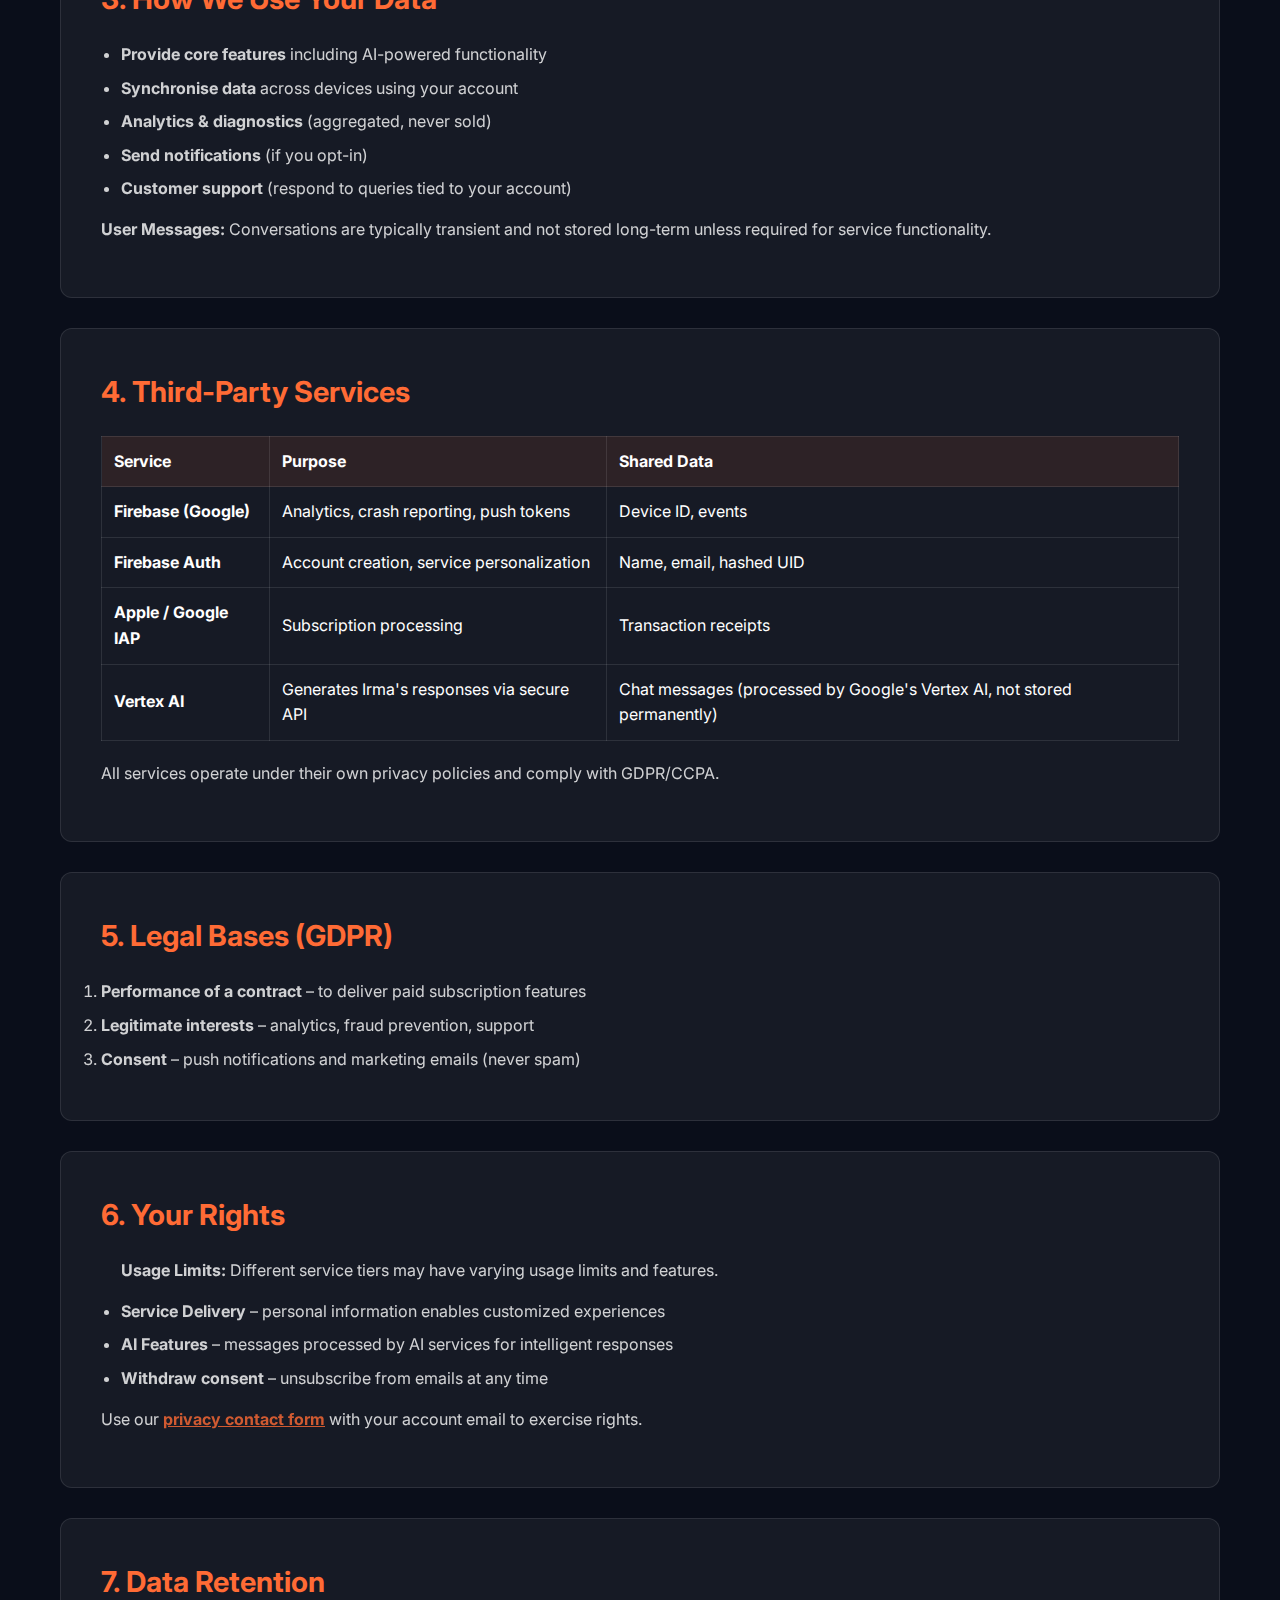
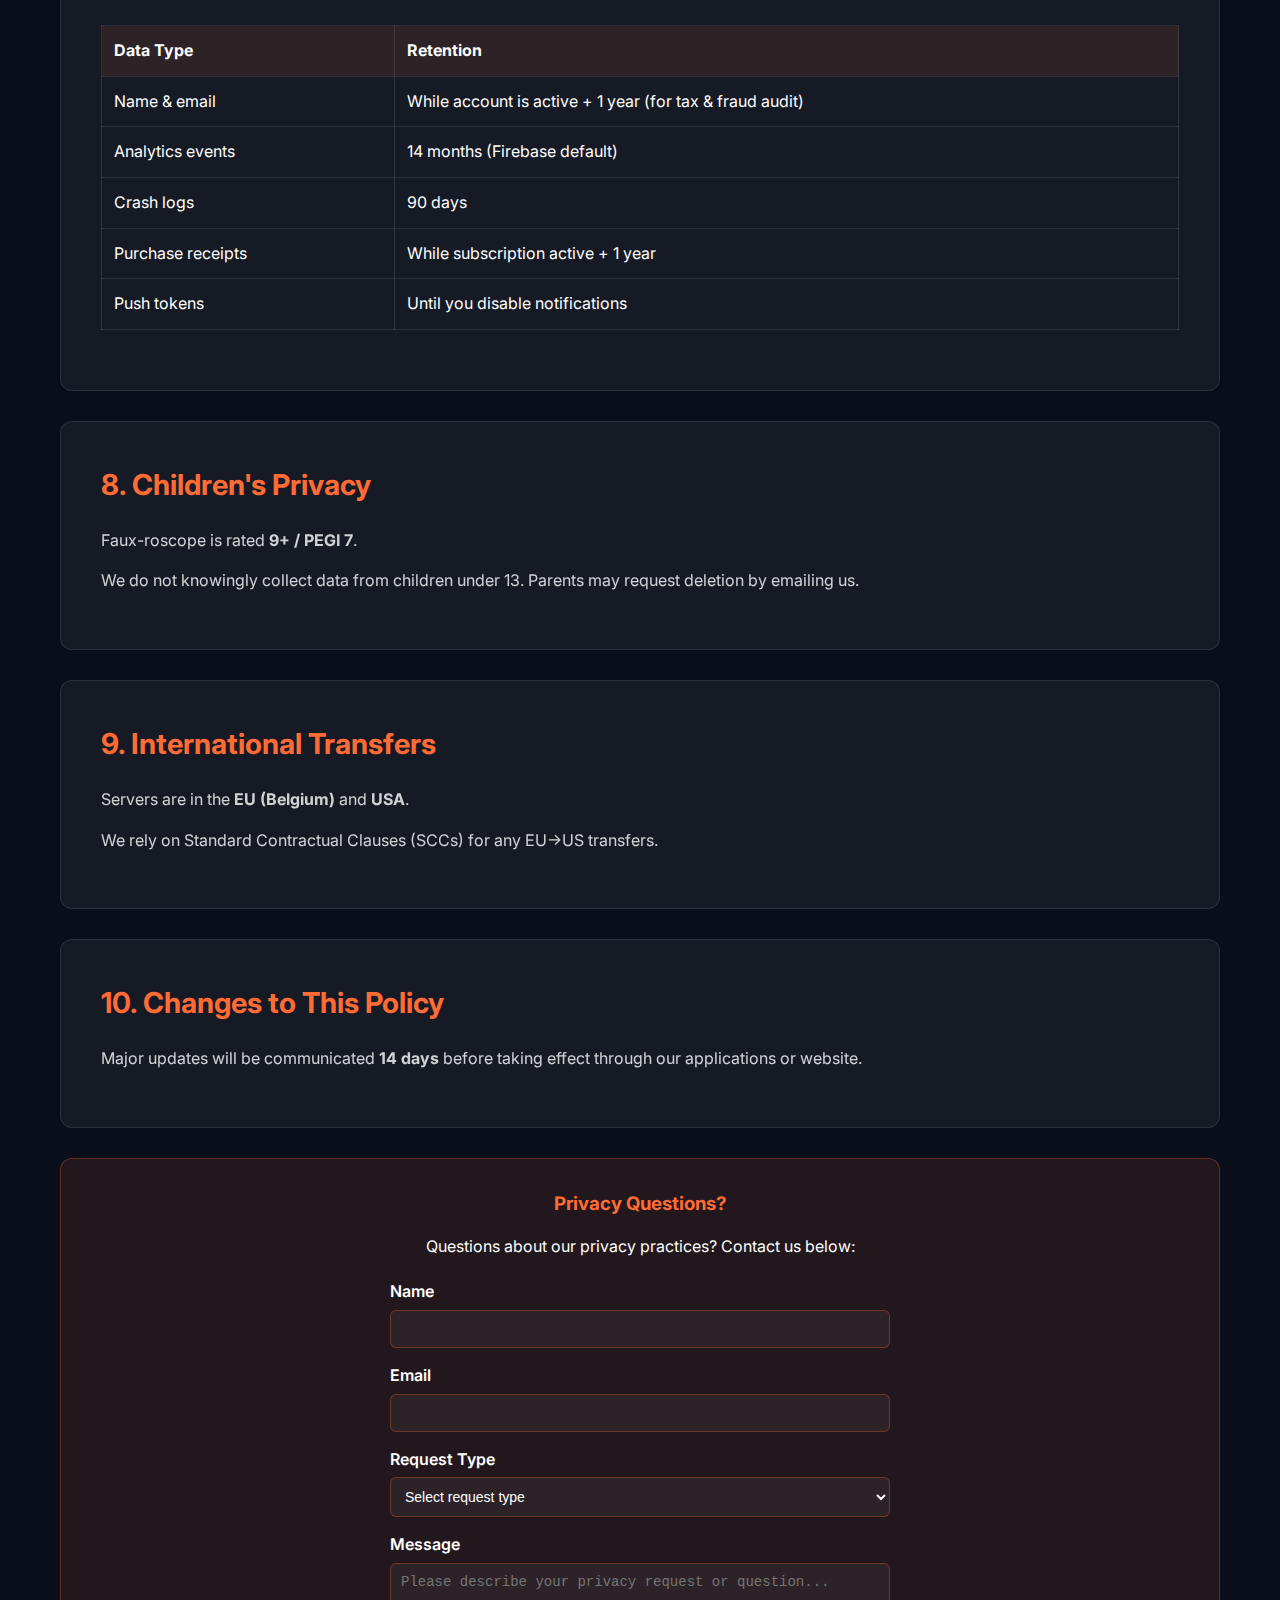
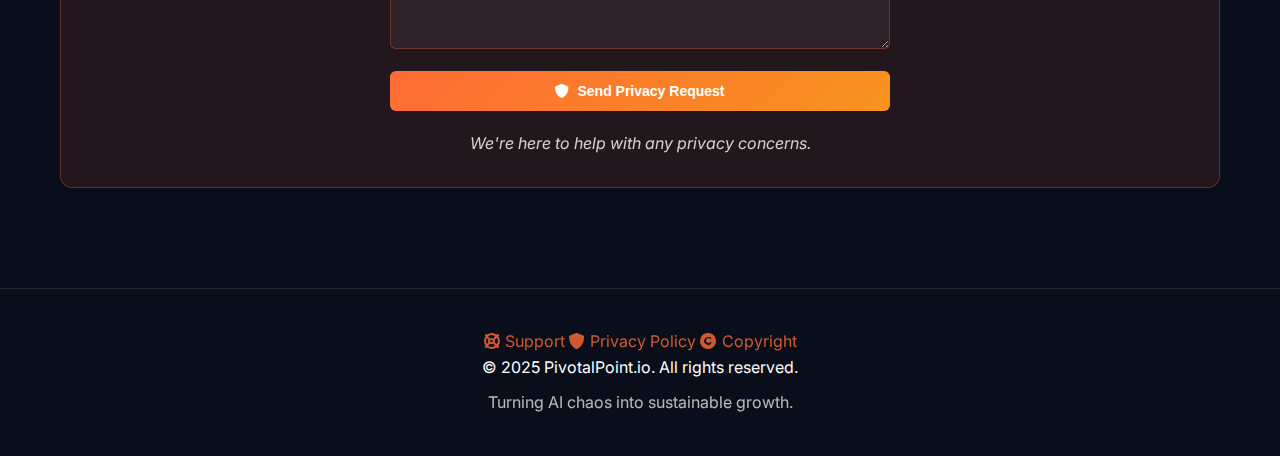
<file: privacy.html>
<!DOCTYPE html>
<html lang="en">
<head>
  <meta charset="UTF-8">
  <meta name="viewport" content="width=device-width, initial-scale=1.0">
  <meta name="description" content="Privacy Policy - How PivotalPoint.io protects your data">
  <title>Privacy Policy | PivotalPoint.io</title>
  <link rel="stylesheet" href="https://fonts.googleapis.com/css2?family=Inter:wght@400;600;800&display=swap">
  <link rel="stylesheet" href="https://cdnjs.cloudflare.com/ajax/libs/font-awesome/6.0.0/css/all.min.css">
  <link rel="stylesheet" href="styles.css">
  <link rel="icon" href="/favicon.ico" type="image/x-icon">
  <!-- Google Tag Manager -->
  <script>(function(w,d,s,l,i){w[l]=w[l]||[];w[l].push({'gtm.start':
    new Date().getTime(),event:'gtm.js'});var f=d.getElementsByTagName(s)[0],
    j=d.createElement(s),dl=l!='dataLayer'?'&l='+l:'';j.async=true;j.src=
    'https://www.googletagmanager.com/gtm.js?id='+i+dl;f.parentNode.insertBefore(j,f);
    })(window,document,'script','dataLayer','GTM-57SLGV95');</script>
  <!-- End Google Tag Manager -->
  <style>
    /* Privacy page specific styles */
    .privacy-content {
      padding: 60px 0;
    }
    
    .privacy-section {
      background: rgba(255, 255, 255, 0.05);
      border: 1px solid rgba(255, 255, 255, 0.1);
      border-radius: 12px;
      padding: 40px;
      margin-bottom: 30px;
    }
    
    .privacy-section h2 {
      font-size: 1.8rem;
      margin-bottom: 20px;
      color: #ff6b35;
    }
    
    .privacy-section h3 {
      font-size: 1.4rem;
      margin-bottom: 15px;
      margin-top: 25px;
      color: #fff;
    }
    
    .privacy-section p {
      margin-bottom: 15px;
      opacity: 0.8;
    }
    
    .privacy-section ul {
      margin-bottom: 15px;
      padding-left: 20px;
    }
    
    .privacy-section li {
      margin-bottom: 8px;
      opacity: 0.8;
    }
    
    .last-updated {
      text-align: center;
      padding: 20px;
      background: rgba(255, 255, 255, 0.03);
      border-radius: 8px;
      margin-bottom: 40px;
      opacity: 0.7;
    }
    
    @media (max-width: 768px) {
      .privacy-section {
        padding: 30px 20px;
      }
    }
  </style>
</head>
<body>
  <!-- Google Tag Manager (noscript) -->
  <noscript><iframe src="https://www.googletagmanager.com/ns.html?id=GTM-57SLGV95"
    height="0" width="0" style="display:none;visibility:hidden"></iframe></noscript>
  <!-- End Google Tag Manager (noscript) -->
  <header style="position: fixed; top: 0; left: 0; right: 0; z-index: 1000; background: rgba(10, 14, 26, 0.95); backdrop-filter: blur(10px); padding: 15px 30px; display: flex; justify-content: space-between; align-items: center;">
    <a href="index.html" style="color: #fff; font-weight: 800; font-size: 1.4rem; text-decoration: none; letter-spacing: -0.5px;">
      <i class="fas fa-bolt" style="margin-right: 8px; color: #ff6b35;"></i> PivotalPoint.io
    </a>
    <nav style="display: flex; gap: 25px;">
      <a href="index.html" style="color: #fff; text-decoration: none; font-weight: 600; opacity: 0.9; font-size: 0.9rem; transition: opacity 0.3s ease;">Home</a>
      <a href="projects.html" style="color: #fff; text-decoration: none; font-weight: 600; opacity: 0.9; font-size: 0.9rem; transition: opacity 0.3s ease;">Projects</a>
      <a href="playbook.html" style="color: #fff; text-decoration: none; font-weight: 600; opacity: 0.9; font-size: 0.9rem; transition: opacity 0.3s ease;">Playbook</a>
      <a href="index.html#pricing" style="color: #fff; text-decoration: none; font-weight: 600; opacity: 0.9; font-size: 0.9rem; transition: opacity 0.3s ease;">Pricing</a>
      <a href="index.html#contact" style="color: #fff; text-decoration: none; font-weight: 600; opacity: 0.9; font-size: 0.9rem; transition: opacity 0.3s ease;">Contact</a>
    </nav>
  </header>

  <section class="hero" style="padding-top: 120px;">
    <div class="container">
      <h1>Privacy Policy</h1>
      <p>Your privacy matters to us. Here's how we protect your data across our applications.</p>
    </div>
  </section>

  <section class="privacy-content">
    <div class="container">
      <div class="last-updated">
        <p><strong>Last Updated:</strong> 2025-01-08</p>
      </div>

      <div class="privacy-section">
        <h2>1. Who We Are</h2>
        <p><strong>PivotalPoint OÜ</strong><br>
        Harju maakond, Tallinn, Kesklinna linnaosa, Estonia<br>
        Email: <strong><a href="https://formspree.io/f/mnnzlzvg" style="color: #ff6b35;">Contact Form</a></strong></p>
        <p>We develop AI-powered applications that help businesses and individuals leverage artificial intelligence effectively.</p>
      </div>

      <div class="privacy-section">
        <h2>2. What We Collect</h2>
        <p>We collect minimal data to provide our services:</p>
        <table style="width: 100%; border-collapse: collapse; margin: 20px 0;">
          <thead>
            <tr style="background: rgba(255, 107, 53, 0.1);">
              <th style="padding: 12px; text-align: left; border: 1px solid rgba(255, 255, 255, 0.1);">Category</th>
              <th style="padding: 12px; text-align: left; border: 1px solid rgba(255, 255, 255, 0.1);">Details</th>
              <th style="padding: 12px; text-align: left; border: 1px solid rgba(255, 255, 255, 0.1);">Purpose</th>
            </tr>
          </thead>
          <tbody>
            <tr>
              <td style="padding: 12px; border: 1px solid rgba(255, 255, 255, 0.1);"><strong>Account info</strong></td>
              <td style="padding: 12px; border: 1px solid rgba(255, 255, 255, 0.1);"><strong>Name & email address</strong> (optional account) or <strong>anonymous authentication</strong></td>
              <td style="padding: 12px; border: 1px solid rgba(255, 255, 255, 0.1);">Sync subscriptions across devices, restore purchases, customer support</td>
            </tr>
            <tr>
              <td style="padding: 12px; border: 1px solid rgba(255, 255, 255, 0.1);"><strong>App usage</strong></td>
              <td style="padding: 12px; border: 1px solid rgba(255, 255, 255, 0.1);">Sign tapped, button presses, in-app screens</td>
              <td style="padding: 12px; border: 1px solid rgba(255, 255, 255, 0.1);">Improve features, fix bugs</td>
            </tr>
            <tr>
              <td style="padding: 12px; border: 1px solid rgba(255, 255, 255, 0.1);"><strong>Device info</strong></td>
              <td style="padding: 12px; border: 1px solid rgba(255, 255, 255, 0.1);">Device model, OS version, language, country</td>
              <td style="padding: 12px; border: 1px solid rgba(255, 255, 255, 0.1);">Analytics & push notifications</td>
            </tr>
            <tr>
              <td style="padding: 12px; border: 1px solid rgba(255, 255, 255, 0.1);"><strong>Crash logs</strong></td>
              <td style="padding: 12px; border: 1px solid rgba(255, 255, 255, 0.1);">Anonymous stack traces</td>
              <td style="padding: 12px; border: 1px solid rgba(255, 255, 255, 0.1);">Diagnose app crashes</td>
            </tr>
            <tr>
              <td style="padding: 12px; border: 1px solid rgba(255, 255, 255, 0.1);"><strong>Purchases</strong></td>
              <td style="padding: 12px; border: 1px solid rgba(255, 255, 255, 0.1);">Store / receipt ID for subscription products</td>
              <td style="padding: 12px; border: 1px solid rgba(255, 255, 255, 0.1);">Verify subscriptions</td>
            </tr>
            <tr>
              <td style="padding: 12px; border: 1px solid rgba(255, 255, 255, 0.1);"><strong>Push token</strong> (optional)</td>
              <td style="padding: 12px; border: 1px solid rgba(255, 255, 255, 0.1);">Random identifier from Apple/Google</td>
              <td style="padding: 12px; border: 1px solid rgba(255, 255, 255, 0.1);">Deliver app notifications</td>
            </tr>
          </tbody>
        </table>
        <p style="background: rgba(255, 107, 53, 0.1); padding: 15px; border-radius: 8px; border-left: 4px solid #ff6b35;"><strong>We do <em>not</em> collect:</strong> phone number, contacts, photos, precise GPS location, or voice recordings.</p>
      </div>

      <div class="privacy-section">
        <h2>3. How We Use Your Data</h2>
        <ul>
          <li><strong>Provide core features</strong> including AI-powered functionality</li>
          <li><strong>Synchronise data</strong> across devices using your account</li>
          <li><strong>Analytics & diagnostics</strong> (aggregated, never sold)</li>
          <li><strong>Send notifications</strong> (if you opt-in)</li>
          <li><strong>Customer support</strong> (respond to queries tied to your account)</li>
        </ul>
        <p><strong>User Messages:</strong> Conversations are typically transient and not stored long-term unless required for service functionality.</p>
      </div>

      <div class="privacy-section">
        <h2>4. Third-Party Services</h2>
        <table style="width: 100%; border-collapse: collapse; margin: 20px 0;">
          <thead>
            <tr style="background: rgba(255, 107, 53, 0.1);">
              <th style="padding: 12px; text-align: left; border: 1px solid rgba(255, 255, 255, 0.1);">Service</th>
              <th style="padding: 12px; text-align: left; border: 1px solid rgba(255, 255, 255, 0.1);">Purpose</th>
              <th style="padding: 12px; text-align: left; border: 1px solid rgba(255, 255, 255, 0.1);">Shared Data</th>
            </tr>
          </thead>
          <tbody>
            <tr>
              <td style="padding: 12px; border: 1px solid rgba(255, 255, 255, 0.1);"><strong>Firebase (Google)</strong></td>
              <td style="padding: 12px; border: 1px solid rgba(255, 255, 255, 0.1);">Analytics, crash reporting, push tokens</td>
              <td style="padding: 12px; border: 1px solid rgba(255, 255, 255, 0.1);">Device ID, events</td>
            </tr>
            <tr>
              <td style="padding: 12px; border: 1px solid rgba(255, 255, 255, 0.1);"><strong>Firebase Auth</strong></td>
              <td style="padding: 12px; border: 1px solid rgba(255, 255, 255, 0.1);">Account creation, service personalization</td>
              <td style="padding: 12px; border: 1px solid rgba(255, 255, 255, 0.1);">Name, email, hashed UID</td>
            </tr>
            <tr>
              <td style="padding: 12px; border: 1px solid rgba(255, 255, 255, 0.1);"><strong>Apple / Google IAP</strong></td>
              <td style="padding: 12px; border: 1px solid rgba(255, 255, 255, 0.1);">Subscription processing</td>
              <td style="padding: 12px; border: 1px solid rgba(255, 255, 255, 0.1);">Transaction receipts</td>
            </tr>
            <tr>
              <td style="padding: 12px; border: 1px solid rgba(255, 255, 255, 0.1);"><strong>Vertex AI</strong></td>
              <td style="padding: 12px; border: 1px solid rgba(255, 255, 255, 0.1);">Generates Irma's responses via secure API</td>
              <td style="padding: 12px; border: 1px solid rgba(255, 255, 255, 0.1);">Chat messages (processed by Google's Vertex AI, not stored permanently)</td>
            </tr>
          </tbody>
        </table>
        <p>All services operate under their own privacy policies and comply with GDPR/CCPA.</p>
      </div>

      <div class="privacy-section">
        <h2>5. Legal Bases (GDPR)</h2>
        <ol>
          <li><strong>Performance of a contract</strong> – to deliver paid subscription features</li>
          <li><strong>Legitimate interests</strong> – analytics, fraud prevention, support</li>
          <li><strong>Consent</strong> – push notifications and marketing emails (never spam)</li>
        </ol>
      </div>

      <div class="privacy-section">
        <h2>6. Your Rights</h2>
        <ul>
          <p><strong>Usage Limits:</strong> Different service tiers may have varying usage limits and features.</p>
          <li><strong>Service Delivery</strong> – personal information enables customized experiences</li>
          <li><strong>AI Features</strong> – messages processed by AI services for intelligent responses</li>
          <li><strong>Withdraw consent</strong> – unsubscribe from emails at any time</li>
        </ul>
        <p>Use our <strong><a href="https://formspree.io/f/mnnzlzvg" style="color: #ff6b35;">privacy contact form</a></strong> with your account email to exercise rights.</p>
      </div>

      <div class="privacy-section">
        <h2>7. Data Retention</h2>
        <table style="width: 100%; border-collapse: collapse; margin: 20px 0;">
          <thead>
            <tr style="background: rgba(255, 107, 53, 0.1);">
              <th style="padding: 12px; text-align: left; border: 1px solid rgba(255, 255, 255, 0.1);">Data Type</th>
              <th style="padding: 12px; text-align: left; border: 1px solid rgba(255, 255, 255, 0.1);">Retention</th>
            </tr>
          </thead>
          <tbody>
            <tr>
              <td style="padding: 12px; border: 1px solid rgba(255, 255, 255, 0.1);">Name & email</td>
              <td style="padding: 12px; border: 1px solid rgba(255, 255, 255, 0.1);">While account is active + 1 year (for tax & fraud audit)</td>
            </tr>
            <tr>
              <td style="padding: 12px; border: 1px solid rgba(255, 255, 255, 0.1);">Analytics events</td>
              <td style="padding: 12px; border: 1px solid rgba(255, 255, 255, 0.1);">14 months (Firebase default)</td>
            </tr>
            <tr>
              <td style="padding: 12px; border: 1px solid rgba(255, 255, 255, 0.1);">Crash logs</td>
              <td style="padding: 12px; border: 1px solid rgba(255, 255, 255, 0.1);">90 days</td>
            </tr>
            <tr>
              <td style="padding: 12px; border: 1px solid rgba(255, 255, 255, 0.1);">Purchase receipts</td>
              <td style="padding: 12px; border: 1px solid rgba(255, 255, 255, 0.1);">While subscription active + 1 year</td>
            </tr>
            <tr>
              <td style="padding: 12px; border: 1px solid rgba(255, 255, 255, 0.1);">Push tokens</td>
              <td style="padding: 12px; border: 1px solid rgba(255, 255, 255, 0.1);">Until you disable notifications</td>
            </tr>
          </tbody>
        </table>
      </div>

      <div class="privacy-section">
        <h2>8. Children's Privacy</h2>
        <p>Faux-roscope is rated <strong>9+ / PEGI 7</strong>.</p>
        <p>We do not knowingly collect data from children under 13. Parents may request deletion by emailing us.</p>
      </div>

      <div class="privacy-section">
        <h2>9. International Transfers</h2>
        <p>Servers are in the <strong>EU (Belgium)</strong> and <strong>USA</strong>.</p>
        <p>We rely on Standard Contractual Clauses (SCCs) for any EU→US transfers.</p>
      </div>

      <div class="privacy-section">
        <h2>10. Changes to This Policy</h2>
        <p>Major updates will be communicated <strong>14 days</strong> before taking effect through our applications or website.</p>
      </div>

      <div class="contact-info">
        <h3>Privacy Questions?</h3>
        <p>Questions about our privacy practices? Contact us below:</p>
        
        <form action="https://formspree.io/f/mnnzlzvg" method="POST" style="max-width: 500px; margin: 20px auto; text-align: left;">
          <div style="margin-bottom: 15px;">
            <label for="privacy-name" style="display: block; margin-bottom: 5px; font-weight: 600;">Name</label>
            <input type="text" id="privacy-name" name="name" required style="width: 100%; padding: 10px; border: 1px solid rgba(255, 107, 53, 0.3); border-radius: 6px; background: rgba(255, 255, 255, 0.05); color: #fff; font-size: 14px;">
          </div>
          
          <div style="margin-bottom: 15px;">
            <label for="privacy-email" style="display: block; margin-bottom: 5px; font-weight: 600;">Email</label>
            <input type="email" id="privacy-email" name="email" required style="width: 100%; padding: 10px; border: 1px solid rgba(255, 107, 53, 0.3); border-radius: 6px; background: rgba(255, 255, 255, 0.05); color: #fff; font-size: 14px;">
          </div>
          
          <div style="margin-bottom: 15px;">
            <label for="privacy-type" style="display: block; margin-bottom: 5px; font-weight: 600;">Request Type</label>
            <select id="privacy-type" name="request_type" required style="width: 100%; padding: 10px; border: 1px solid rgba(255, 107, 53, 0.3); border-radius: 6px; background: rgba(255, 255, 255, 0.05); color: #fff; font-size: 14px;">
              <option value="">Select request type</option>
              <option value="Data Access">Data Access Request</option>
              <option value="Data Deletion">Data Deletion Request</option>
              <option value="Data Correction">Data Correction Request</option>
              <option value="Opt-out">Opt-out Request</option>
              <option value="Privacy Question">Privacy Question</option>
              <option value="GDPR Rights">GDPR Rights Exercise</option>
            </select>
          </div>
          
          <div style="margin-bottom: 15px;">
            <label for="privacy-message" style="display: block; margin-bottom: 5px; font-weight: 600;">Message</label>
            <textarea id="privacy-message" name="message" required rows="4" style="width: 100%; padding: 10px; border: 1px solid rgba(255, 107, 53, 0.3); border-radius: 6px; background: rgba(255, 255, 255, 0.05); color: #fff; font-size: 14px; resize: vertical;" placeholder="Please describe your privacy request or question..."></textarea>
          </div>
          
          <button type="submit" style="background: linear-gradient(135deg, #ff6b35, #f7931e); color: white; border: none; padding: 12px 25px; border-radius: 6px; font-size: 14px; font-weight: 600; cursor: pointer; width: 100%;">
            <i class="fas fa-shield-alt" style="margin-right: 8px;"></i>Send Privacy Request
          </button>
        </form>
        
        <p style="opacity: 0.8; font-style: italic; margin-top: 15px;">We're here to help with any privacy concerns.</p>
      </div>
    </div>
  </section>

  <footer>
    <div class="container">
      <div class="footer-links">
        <a href="support.html"><i class="fas fa-life-ring" style="margin-right: 5px;"></i>Support</a>
        <a href="privacy.html"><i class="fas fa-shield-alt" style="margin-right: 5px;"></i>Privacy Policy</a>
        <a href="copyright.html"><i class="fas fa-copyright" style="margin-right: 5px;"></i>Copyright</a>
      </div>
      <p>&copy; 2025 PivotalPoint.io. All rights reserved.</p>
      <p style="margin-top: 10px; opacity: 0.7;">Turning AI chaos into sustainable growth.</p>
    </div>
  </footer>

  <script>
    // Add smooth scroll behavior
    document.querySelectorAll('a[href^="#"]').forEach(anchor => {
      anchor.addEventListener('click', function (e) {
        e.preventDefault();
        const target = document.querySelector(this.getAttribute('href'));
        if (target) {
          target.scrollIntoView({
            behavior: 'smooth',
            block: 'start'
          });
        }
      });
    });
  </script>
</body>
</html>
</file>
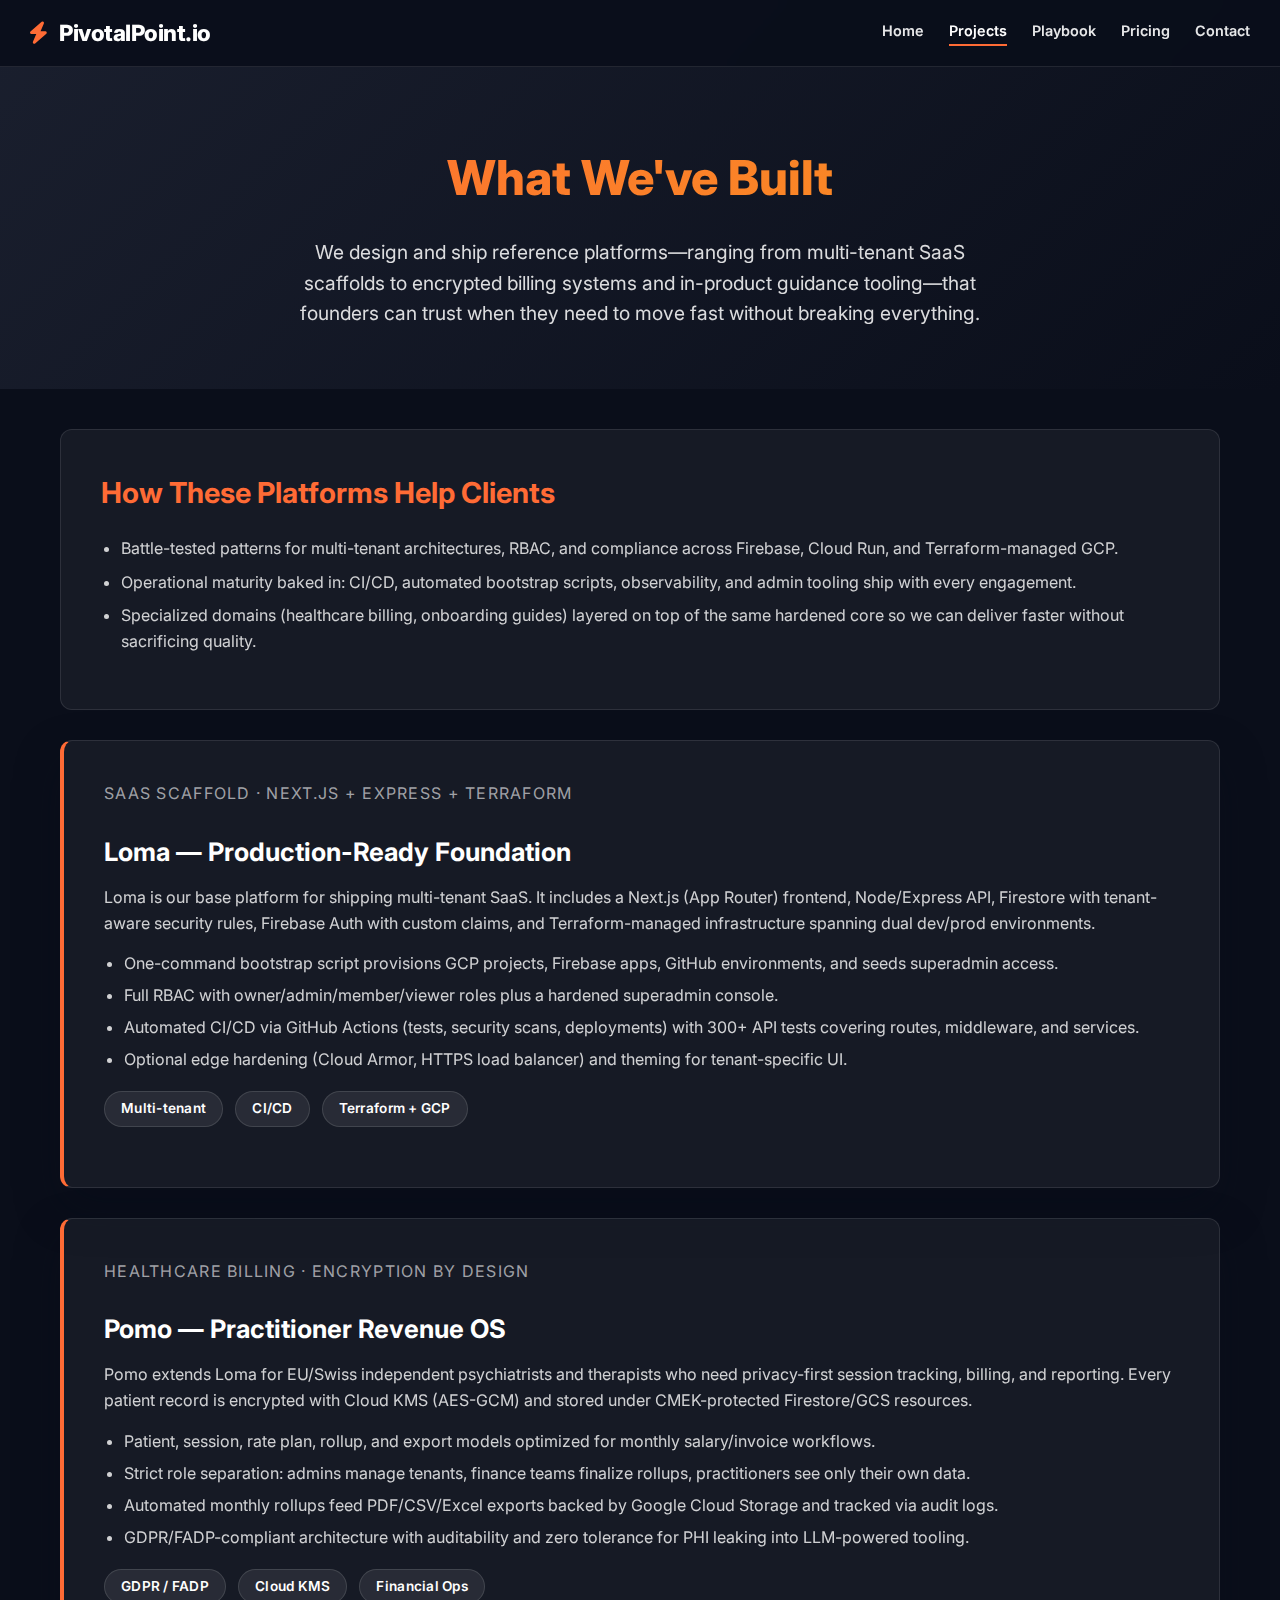
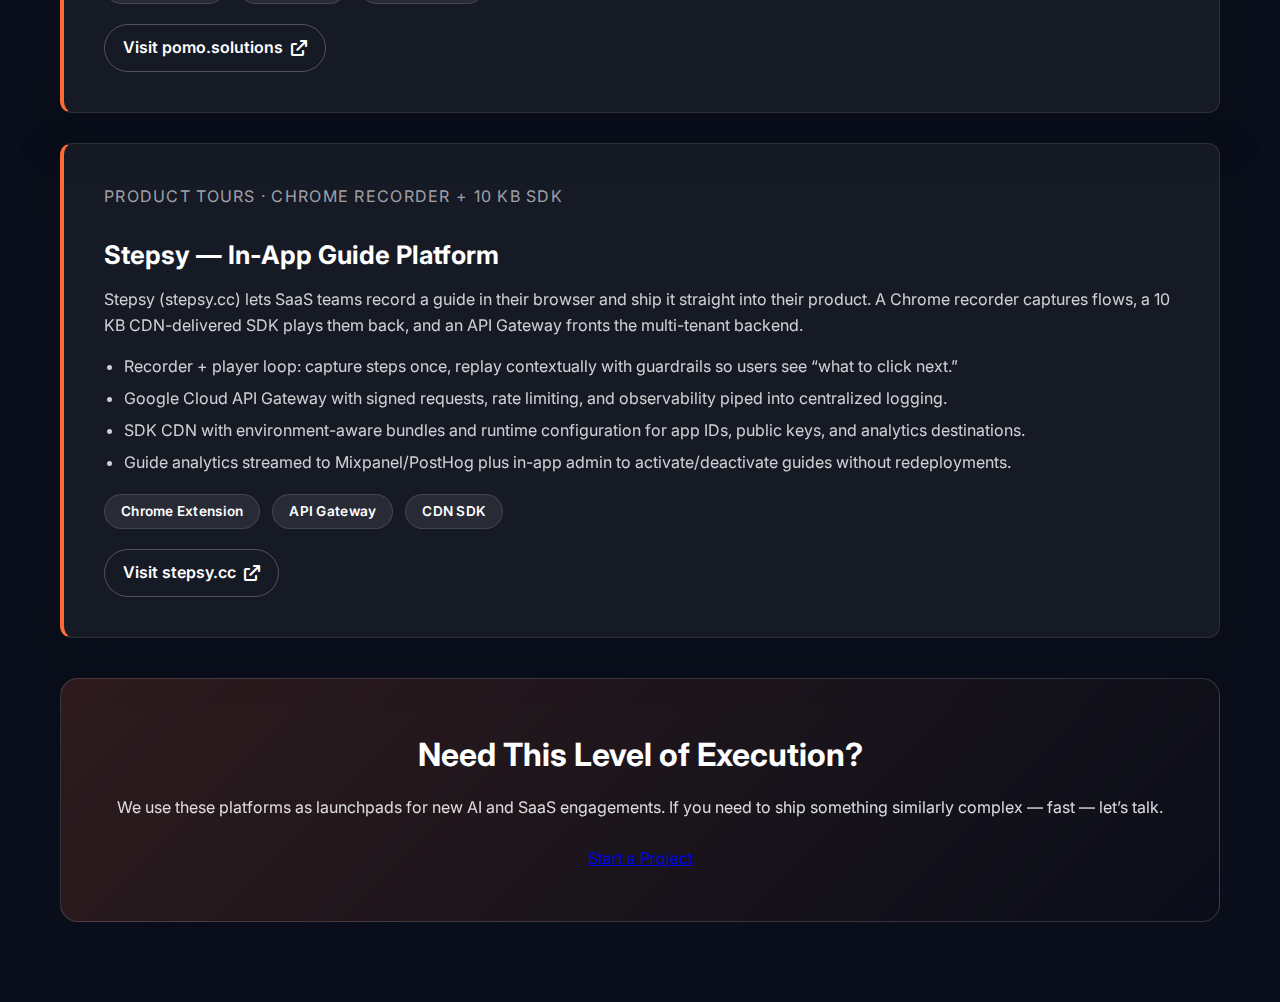
<file: projects.html>
<!DOCTYPE html>
<html lang="en">
<head>
  <meta charset="UTF-8">
  <meta name="viewport" content="width=device-width, initial-scale=1.0">
  <meta name="description" content="Deep dives into Loma, Pomo, and Stepsy — the platforms PivotalPoint.io designs, ships, and operates.">
  <title>What We've Built | PivotalPoint.io</title>
  <link rel="stylesheet" href="https://fonts.googleapis.com/css2?family=Inter:wght@400;600;800&display=swap">
  <link rel="stylesheet" href="https://cdnjs.cloudflare.com/ajax/libs/font-awesome/6.0.0/css/all.min.css">
  <link rel="stylesheet" href="styles.css">
  <link rel="icon" href="/favicon.ico" type="image/x-icon">
  <!-- Google Tag Manager -->
  <script>(function(w,d,s,l,i){w[l]=w[l]||[];w[l].push({'gtm.start':
    new Date().getTime(),event:'gtm.js'});var f=d.getElementsByTagName(s)[0],
    j=d.createElement(s),dl=l!='dataLayer'?'&l='+l:'';j.async=true;j.src=
    'https://www.googletagmanager.com/gtm.js?id='+i+dl;f.parentNode.insertBefore(j,f);
    })(window,document,'script','dataLayer','GTM-57SLGV95');</script>
  <!-- End Google Tag Manager -->
  <style>
    .projects-hero {
      padding-top: 140px;
      padding-bottom: 60px;
      text-align: center;
    }

    .projects-hero h1 {
      font-size: 3rem;
      font-weight: 800;
      margin-bottom: 20px;
      background: linear-gradient(135deg, #ff6b35, #f7931e);
      -webkit-background-clip: text;
      -webkit-text-fill-color: transparent;
      background-clip: text;
    }

    .projects-hero p {
      font-size: 1.2rem;
      opacity: 0.85;
      max-width: 720px;
      margin: 0 auto;
    }

    .projects-content {
      padding: 40px 0 80px 0;
    }

    .project-card {
      border-left: 4px solid #ff6b35;
      box-shadow: 0 20px 45px rgba(10, 14, 26, 0.35);
    }

    .project-card h3 {
      font-size: 1.6rem;
      margin-bottom: 12px;
    }

    .project-tagline {
      font-size: 1rem;
      letter-spacing: 0.08em;
      text-transform: uppercase;
      color: rgba(255, 255, 255, 0.6);
      margin-bottom: 15px;
    }

    .project-meta {
      display: flex;
      flex-wrap: wrap;
      gap: 12px;
      margin: 20px 0;
    }

    .badge {
      background: rgba(255, 255, 255, 0.08);
      border: 1px solid rgba(255, 255, 255, 0.12);
      border-radius: 999px;
      padding: 6px 16px;
      font-size: 0.85rem;
      font-weight: 600;
      letter-spacing: 0.02em;
    }

    .project-card ul {
      margin-top: 10px;
    }

    .project-card li {
      line-height: 1.5;
    }

    .project-links {
      margin-top: 20px;
      display: flex;
      flex-wrap: wrap;
      gap: 16px;
    }

    .project-links a {
      display: inline-flex;
      align-items: center;
      gap: 8px;
      padding: 10px 18px;
      border-radius: 999px;
      text-decoration: none;
      color: #fff;
      border: 1px solid rgba(255, 255, 255, 0.25);
      font-weight: 600;
      transition: background 0.3s, transform 0.2s;
    }

    .project-links a:hover {
      background: rgba(255, 255, 255, 0.12);
      transform: translateY(-2px);
    }

    .cta-panel {
      text-align: center;
      padding: 50px 30px;
      background: linear-gradient(135deg, rgba(255, 107, 53, 0.15), rgba(10, 14, 26, 0.9));
      border-radius: 18px;
      border: 1px solid rgba(255, 255, 255, 0.15);
      margin-top: 40px;
    }

    .cta-panel h3 {
      font-size: 2rem;
      margin-bottom: 15px;
    }

    .cta-panel p {
      opacity: 0.85;
      margin-bottom: 25px;
    }

    @media (max-width: 768px) {
      .projects-hero {
        padding-top: 120px;
      }

      .projects-hero h1 {
        font-size: 2.2rem;
      }
    }
  </style>
</head>
<body>
  <!-- Google Tag Manager (noscript) -->
  <noscript><iframe src="https://www.googletagmanager.com/ns.html?id=GTM-57SLGV95"
    height="0" width="0" style="display:none;visibility:hidden"></iframe></noscript>
  <!-- End Google Tag Manager (noscript) -->

  <header style="position: fixed; top: 0; left: 0; right: 0; z-index: 1000; background: rgba(10, 14, 26, 0.95); backdrop-filter: blur(10px); padding: 15px 30px; display: flex; justify-content: space-between; align-items: center;">
    <a href="index.html" style="color: #fff; font-weight: 800; font-size: 1.4rem; text-decoration: none; letter-spacing: -0.5px;">
      <i class="fas fa-bolt" style="margin-right: 8px; color: #ff6b35;"></i> PivotalPoint.io
    </a>
    <nav style="display: flex; gap: 25px;">
      <a href="index.html" style="color: #fff; text-decoration: none; font-weight: 600; opacity: 0.9; font-size: 0.9rem; transition: opacity 0.3s ease;">Home</a>
      <a href="projects.html" style="color: #fff; text-decoration: none; font-weight: 600; opacity: 1; font-size: 0.9rem; border-bottom: 2px solid #ff6b35; padding-bottom: 2px;">Projects</a>
      <a href="playbook.html" style="color: #fff; text-decoration: none; font-weight: 600; opacity: 0.9; font-size: 0.9rem; transition: opacity 0.3s ease;">Playbook</a>
      <a href="index.html#pricing" style="color: #fff; text-decoration: none; font-weight: 600; opacity: 0.9; font-size: 0.9rem; transition: opacity 0.3s ease;">Pricing</a>
      <a href="index.html#contact" style="color: #fff; text-decoration: none; font-weight: 600; opacity: 0.9; font-size: 0.9rem; transition: opacity 0.3s ease;">Contact</a>
    </nav>
  </header>

  <section class="hero projects-hero">
    <div class="container">
      <h1>What We've Built</h1>
      <p>We design and ship reference platforms—ranging from multi-tenant SaaS scaffolds to encrypted billing systems and in-product guidance tooling—that founders can trust when they need to move fast without breaking everything.</p>
    </div>
  </section>

  <main class="projects-content">
    <div class="container">
      <section class="content-section animate-fade-in">
        <h2>How These Platforms Help Clients</h2>
        <ul>
          <li>Battle-tested patterns for multi-tenant architectures, RBAC, and compliance across Firebase, Cloud Run, and Terraform-managed GCP.</li>
          <li>Operational maturity baked in: CI/CD, automated bootstrap scripts, observability, and admin tooling ship with every engagement.</li>
          <li>Specialized domains (healthcare billing, onboarding guides) layered on top of the same hardened core so we can deliver faster without sacrificing quality.</li>
        </ul>
      </section>

      <article class="content-section project-card animate-fade-in">
        <div class="project-tagline">SaaS Scaffold · Next.js + Express + Terraform</div>
        <h3>Loma — Production-Ready Foundation</h3>
        <p>Loma is our base platform for shipping multi-tenant SaaS. It includes a Next.js (App Router) frontend, Node/Express API, Firestore with tenant-aware security rules, Firebase Auth with custom claims, and Terraform-managed infrastructure spanning dual dev/prod environments.</p>
        <ul>
          <li>One-command bootstrap script provisions GCP projects, Firebase apps, GitHub environments, and seeds superadmin access.</li>
          <li>Full RBAC with owner/admin/member/viewer roles plus a hardened superadmin console.</li>
          <li>Automated CI/CD via GitHub Actions (tests, security scans, deployments) with 300+ API tests covering routes, middleware, and services.</li>
          <li>Optional edge hardening (Cloud Armor, HTTPS load balancer) and theming for tenant-specific UI.</li>
        </ul>
        <div class="project-meta">
          <span class="badge">Multi-tenant</span>
          <span class="badge">CI/CD</span>
          <span class="badge">Terraform + GCP</span>
        </div>
      </article>

      <article class="content-section project-card animate-fade-in">
        <div class="project-tagline">Healthcare Billing · Encryption by Design</div>
        <h3>Pomo — Practitioner Revenue OS</h3>
        <p>Pomo extends Loma for EU/Swiss independent psychiatrists and therapists who need privacy-first session tracking, billing, and reporting. Every patient record is encrypted with Cloud KMS (AES-GCM) and stored under CMEK-protected Firestore/GCS resources.</p>
        <ul>
          <li>Patient, session, rate plan, rollup, and export models optimized for monthly salary/invoice workflows.</li>
          <li>Strict role separation: admins manage tenants, finance teams finalize rollups, practitioners see only their own data.</li>
          <li>Automated monthly rollups feed PDF/CSV/Excel exports backed by Google Cloud Storage and tracked via audit logs.</li>
          <li>GDPR/FADP-compliant architecture with auditability and zero tolerance for PHI leaking into LLM-powered tooling.</li>
        </ul>
        <div class="project-meta">
          <span class="badge">GDPR / FADP</span>
          <span class="badge">Cloud KMS</span>
          <span class="badge">Financial Ops</span>
        </div>
        <div class="project-links">
          <a href="https://pomo.solutions" target="_blank" rel="noopener noreferrer">
            Visit pomo.solutions <i class="fas fa-arrow-up-right-from-square"></i>
          </a>
        </div>
      </article>

      <article class="content-section project-card animate-fade-in">
        <div class="project-tagline">Product Tours · Chrome Recorder + 10 KB SDK</div>
        <h3>Stepsy — In-App Guide Platform</h3>
        <p>Stepsy (stepsy.cc) lets SaaS teams record a guide in their browser and ship it straight into their product. A Chrome recorder captures flows, a 10 KB CDN-delivered SDK plays them back, and an API Gateway fronts the multi-tenant backend.</p>
        <ul>
          <li>Recorder + player loop: capture steps once, replay contextually with guardrails so users see “what to click next.”</li>
          <li>Google Cloud API Gateway with signed requests, rate limiting, and observability piped into centralized logging.</li>
          <li>SDK CDN with environment-aware bundles and runtime configuration for app IDs, public keys, and analytics destinations.</li>
          <li>Guide analytics streamed to Mixpanel/PostHog plus in-app admin to activate/deactivate guides without redeployments.</li>
        </ul>
        <div class="project-meta">
          <span class="badge">Chrome Extension</span>
          <span class="badge">API Gateway</span>
          <span class="badge">CDN SDK</span>
        </div>
        <div class="project-links">
          <a href="https://stepsy.cc" target="_blank" rel="noopener noreferrer">
            Visit stepsy.cc <i class="fas fa-arrow-up-right-from-square"></i>
          </a>
        </div>
      </article>

      <div class="cta-panel animate-fade-in">
        <h3>Need This Level of Execution?</h3>
        <p>We use these platforms as launchpads for new AI and SaaS engagements. If you need to ship something similarly complex — fast — let’s talk.</p>
        <a href="index.html#contact" class="cta-btn">Start a Project</a>
      </div>
    </div>
  </main>
</body>
</html>
</file>
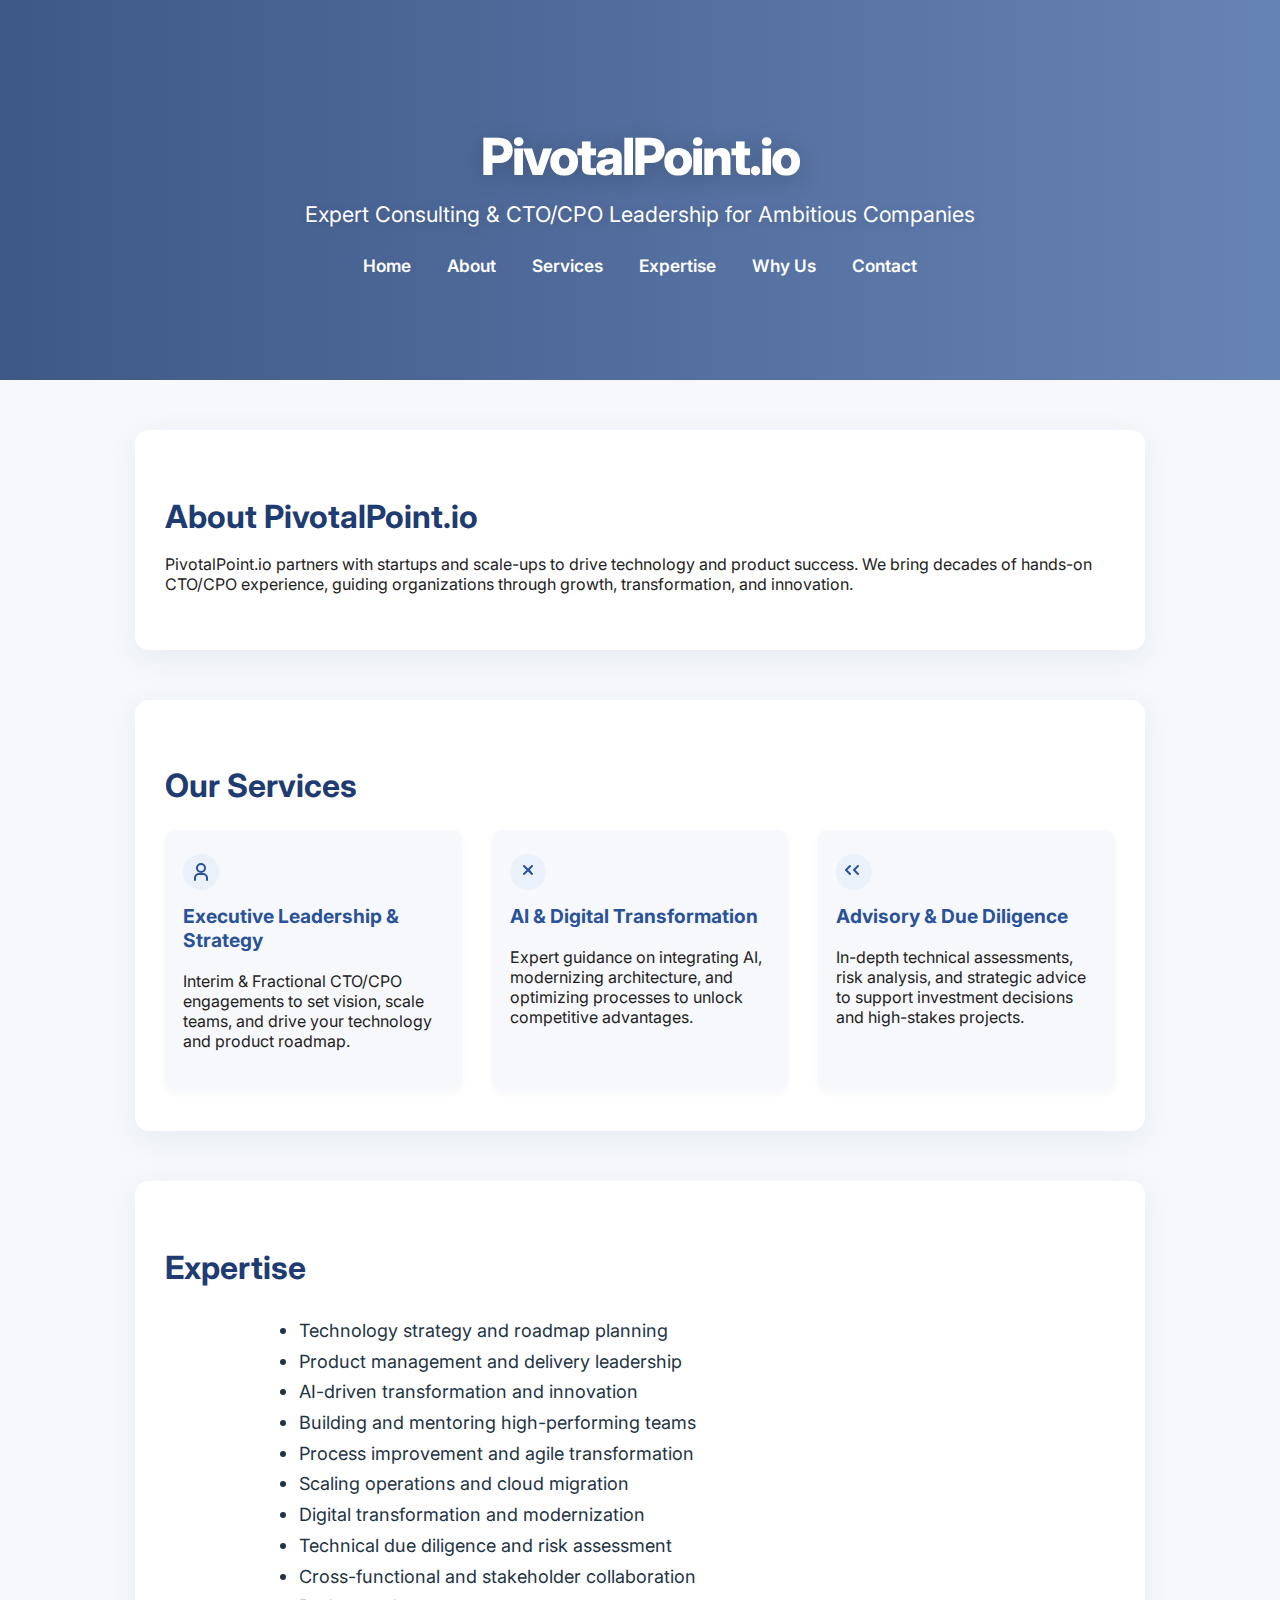
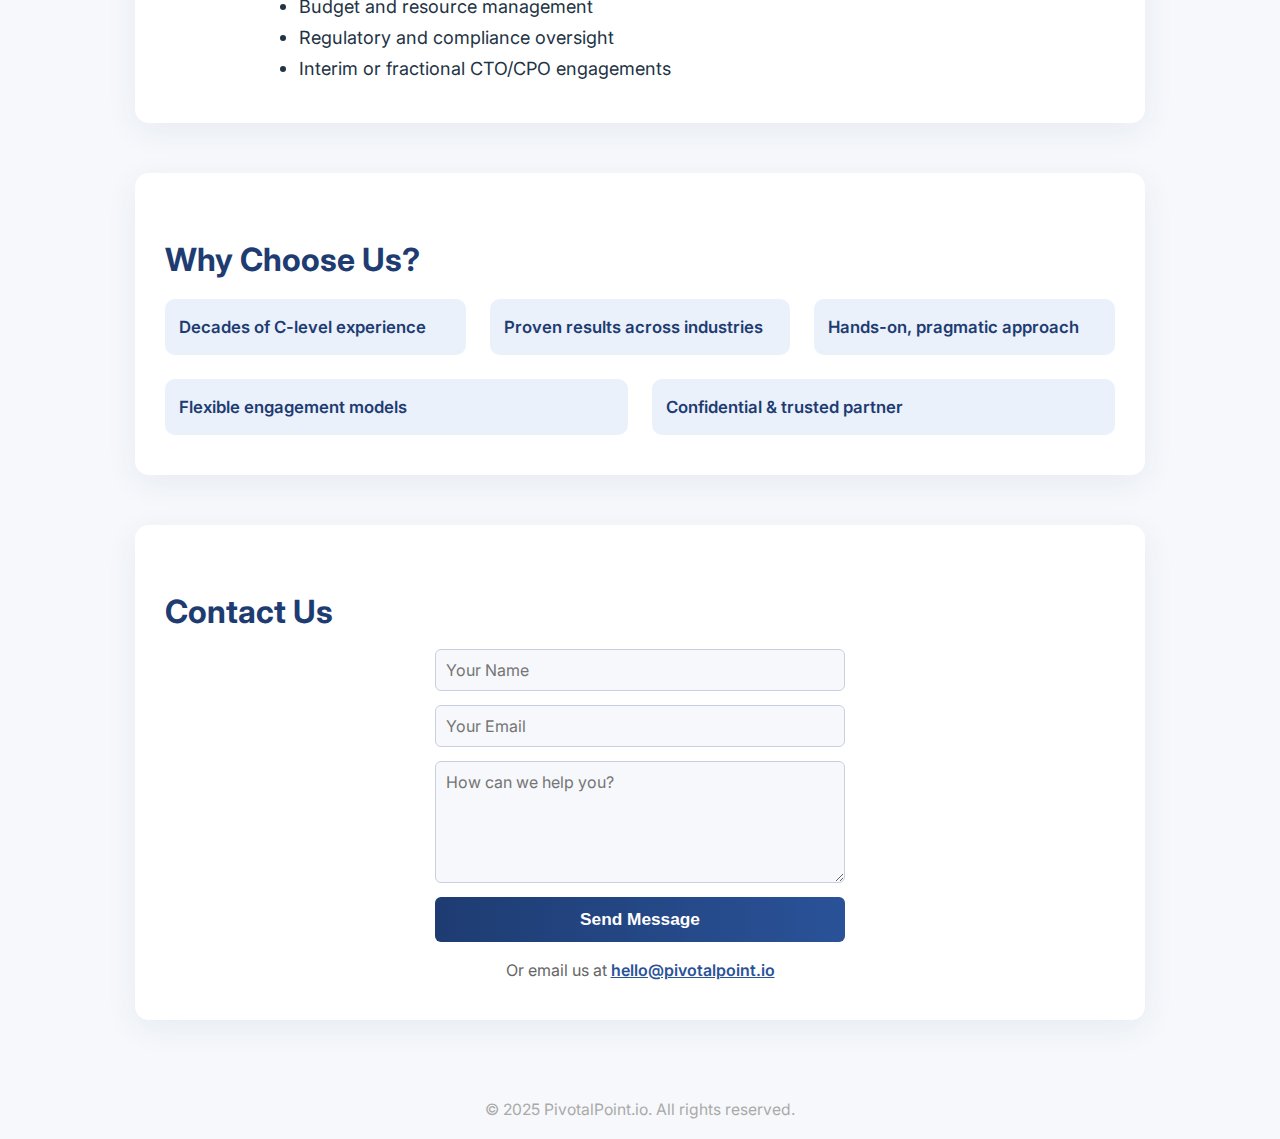
<file: services.html>
<!DOCTYPE html>
<html lang="en">
<head>
  <meta charset="UTF-8" />
  <meta name="viewport" content="width=device-width, initial-scale=1.0" />
  <title>Services – PivotalPoint.io</title>
  <link href="https://fonts.googleapis.com/css2?family=Inter:wght@400;600;800&display=swap" rel="stylesheet">
  <style>
    body {
      margin: 0;
      font-family: 'Inter', Arial, sans-serif;
      background: #f6f8fb;
      color: #222;
    }
    .hero {
      position: relative;
      background: url('https://images.unsplash.com/photo-1556761175-5973dc0f32e7?q=80&w=2832&auto=format&fit=crop') center/cover no-repeat;
      min-height: 380px;
      display: flex;
      align-items: center;
      justify-content: center;
      text-align: center;
      overflow: hidden;
    }
    .hero-overlay {
      position: absolute;
      top: 0; left: 0; right: 0; bottom: 0;
      background: linear-gradient(90deg, rgba(30,60,114,0.85) 0%, rgba(42,82,152,0.7) 100%);
      z-index: 1;
    }
    .hero-content {
      position: relative;
      z-index: 2;
      color: #fff;
      width: 100%;
      padding: 60px 0 40px 0;
    }
    .hero h1 {
      animation: fadeInDown 1s ease-out;

      font-size: 3.2rem;
      margin: 0 0 14px 0;
      font-weight: 800;
      letter-spacing: -2px;
      text-shadow: 0 4px 24px rgba(0,0,0,0.20);
    }
    .hero p {
      animation: fadeInUp 1s ease-out;

      font-size: 1.35rem;
      margin: 0 0 28px 0;
      font-weight: 400;
      text-shadow: 0 2px 12px rgba(0,0,0,0.13);
    }
    .hero nav {
      margin-top: 10px;
    }
    .hero nav a {
      color: #fff;
      text-decoration: none;
      margin: 0 16px;
      font-weight: 600;
      font-size: 1.08rem;
      transition: color 0.2s;
      padding-bottom: 2px;
      border-bottom: 2px solid transparent;
    }
    .hero nav a:hover {
      color: #ffd700;
      border-bottom: 2px solid #ffd700;
    }

    /* --- End Hero Styles --- */

    nav {
      margin-top: 15px;
    }
    nav a {
      color: #fff;
      text-decoration: none;
      margin: 0 18px;
      font-weight: 600;
      font-size: 1.05rem;
      transition: color 0.2s;
    }
    nav a:hover {
      color: #ffd700;
    }
    section {
      max-width: 950px;
      margin: 50px auto;
      background: #fff;
      border-radius: 14px;
      box-shadow: 0 8px 32px rgba(30,60,114,0.07);
      padding: 40px 30px;
    }
    section h2 {
      font-size: 2rem;
      margin-bottom: 18px;
      color: #1e3c72;
      font-weight: 700;
    }
    .services {
      display: flex;
      flex-wrap: wrap;
      gap: 30px;
      margin-top: 25px;
    }
    .service {
      flex: 1 1 260px;
      background: #f6f8fb;
      border-radius: 10px;
      padding: 24px 18px;
      box-shadow: 0 2px 8px rgba(30,60,114,0.04);
      min-width: 220px;
    }
    .service h3 {
      color: #2a5298;
      margin-top: 0;
      font-size: 1.2rem;
      font-weight: 700;
    }
    .why {
      display: flex;
      flex-wrap: wrap;
      gap: 24px;
      margin-top: 20px;
    }
    .why-item {
      flex: 1 1 200px;
      background: #eaf1fb;
      border-radius: 10px;
      padding: 18px 14px;
      min-width: 180px;
      color: #1e3c72;
      font-weight: 600;
      font-size: 1.05rem;
    }
    .contact-form {
      display: flex;
      flex-direction: column;
      gap: 14px;
      max-width: 410px;
      margin: 0 auto;
    }
    .contact-form input, .contact-form textarea {
      font-family: inherit;
      font-size: 1rem;
      padding: 10px;
      border: 1px solid #c7d0e1;
      border-radius: 6px;
      background: #f6f8fb;
      resize: vertical;
    }
    .contact-form button {
      background: linear-gradient(90deg, #1e3c72 0%, #2a5298 100%);
      color: #fff;
      border: none;
      padding: 12px 0;
      border-radius: 6px;
      font-size: 1.08rem;
      font-weight: 700;
      cursor: pointer;
      transition: background 0.2s;
    }
    .contact-form button:hover {
      background: #2a5298;
    }
    @keyframes fadeInDown { from { opacity: 0; transform: translateY(-20px); } to { opacity: 1; transform: translateY(0); } }
    @keyframes fadeInUp { from { opacity: 0; transform: translateY(20px); } to { opacity: 1; transform: translateY(0); } }
    @media (max-width: 700px) {
      section { padding: 28px 8px; }
      .services, .why { flex-direction: column; }
    }
  </style>
</head>
<body>
  <header class="hero">
    <div class="hero-overlay"></div>
    <div class="hero-content">
      <h1>PivotalPoint.io</h1>
      <p>Expert Consulting & CTO/CPO Leadership for Ambitious Companies</p>
      <nav>
        <a href="index.html">Home</a>
        <a href="#about">About</a>
        <a href="#services">Services</a>
        <a href="#expertise">Expertise</a>
        <a href="#why">Why Us</a>
        <a href="#contact">Contact</a>
      </nav>
    </div>
  </header>

  <section id="about">
    <h2>About PivotalPoint.io</h2>
    <p>
      PivotalPoint.io partners with startups and scale-ups to drive technology and product success. We bring decades of hands-on CTO/CPO experience, guiding organizations through growth, transformation, and innovation.
    </p>
  </section>

  <section id="services">
    <h2>Our Services</h2>
    <div class="services">
      <div class="service">
        <div style="margin-bottom:10px;">
          <svg width="36" height="36" fill="none" viewBox="0 0 36 36"><circle cx="18" cy="18" r="18" fill="#eaf1fb"/><path d="M12 26v-2a4 4 0 014-4h4a4 4 0 014 4v2" stroke="#2a5298" stroke-width="2" stroke-linecap="round" stroke-linejoin="round"/><circle cx="18" cy="14" r="4" stroke="#2a5298" stroke-width="2"/></svg>
        </div>
        <h3>Executive Leadership & Strategy</h3>
        <p>Interim & Fractional CTO/CPO engagements to set vision, scale teams, and drive your technology and product roadmap.</p>
      </div>
      <div class="service">
        <div style="margin-bottom:10px;">
          <svg width="36" height="36" fill="none" viewBox="0 0 36 36"><circle cx="18" cy="18" r="18" fill="#eaf1fb"/><path d="M22 12l-4.5 4.5M14 20l4.5-4.5m0 0L22 20l-4.5-4.5M14 12l4.5 4.5" stroke="#2a5298" stroke-width="2" stroke-linecap="round" stroke-linejoin="round"/></svg>
        </div>
        <h3>AI & Digital Transformation</h3>
        <p>Expert guidance on integrating AI, modernizing architecture, and optimizing processes to unlock competitive advantages.</p>
      </div>
      <div class="service">
        <div style="margin-bottom:10px;">
          <svg width="36" height="36" fill="none" viewBox="0 0 36 36"><circle cx="18" cy="18" r="18" fill="#eaf1fb"/><path d="M14 20l-4-4 4-4" stroke="#2a5298" stroke-width="2" stroke-linecap="round" stroke-linejoin="round"/><path d="M22 20l-4-4 4-4" stroke="#2a5298" stroke-width="2" stroke-linecap="round" stroke-linejoin="round"/></svg>
        </div>
        <h3>Advisory & Due Diligence</h3>
        <p>In-depth technical assessments, risk analysis, and strategic advice to support investment decisions and high-stakes projects.</p>
      </div>
    </div>
  </section>

  <section id="expertise">
    <h2>Expertise</h2>
    <ul style="max-width:700px;margin:28px auto 0 auto;padding:0 0 0 18px;font-size:1.13rem;line-height:1.7;color:#234;">
      <li>Technology strategy and roadmap planning</li>
      <li>Product management and delivery leadership</li>
      <li>AI-driven transformation and innovation</li>
      <li>Building and mentoring high-performing teams</li>
      <li>Process improvement and agile transformation</li>
      <li>Scaling operations and cloud migration</li>
      <li>Digital transformation and modernization</li>
      <li>Technical due diligence and risk assessment</li>
      <li>Cross-functional and stakeholder collaboration</li>
      <li>Budget and resource management</li>
      <li>Regulatory and compliance oversight</li>
      <li>Interim or fractional CTO/CPO engagements</li>
    </ul>
  </section>

  <section id="why">
    <h2>Why Choose Us?</h2>
    <div class="why">
      <div class="why-item">Decades of C-level experience</div>
      <div class="why-item">Proven results across industries</div>
      <div class="why-item">Hands-on, pragmatic approach</div>
      <div class="why-item">Flexible engagement models</div>
      <div class="why-item">Confidential & trusted partner</div>
    </div>
  </section>

  <section id="contact">
    <h2>Contact Us</h2>
    <form class="contact-form" name="contact" method="POST" data-netlify="true">
      <input type="hidden" name="form-name" value="contact" />
      <input type="text" name="name" placeholder="Your Name" required />
      <input type="email" name="email" placeholder="Your Email" required />
      <textarea name="message" rows="5" placeholder="How can we help you?" required></textarea>
      <button type="submit">Send Message</button>
    </form>
    <div style="text-align:center;margin-top:18px;color:#666;font-size:1rem;">
      Or email us at <a href="mailto:hello@pivotalpoint.io" style="color:#2a5298;font-weight:600;">hello@pivotalpoint.io</a>
    </div>
  </section>

  <footer style="text-align:center;padding:30px 0 20px 0;color:#aaa;font-size:0.98rem;">
    &copy; 2025 PivotalPoint.io. All rights reserved.
  </footer>
</body>
</html>
</file>
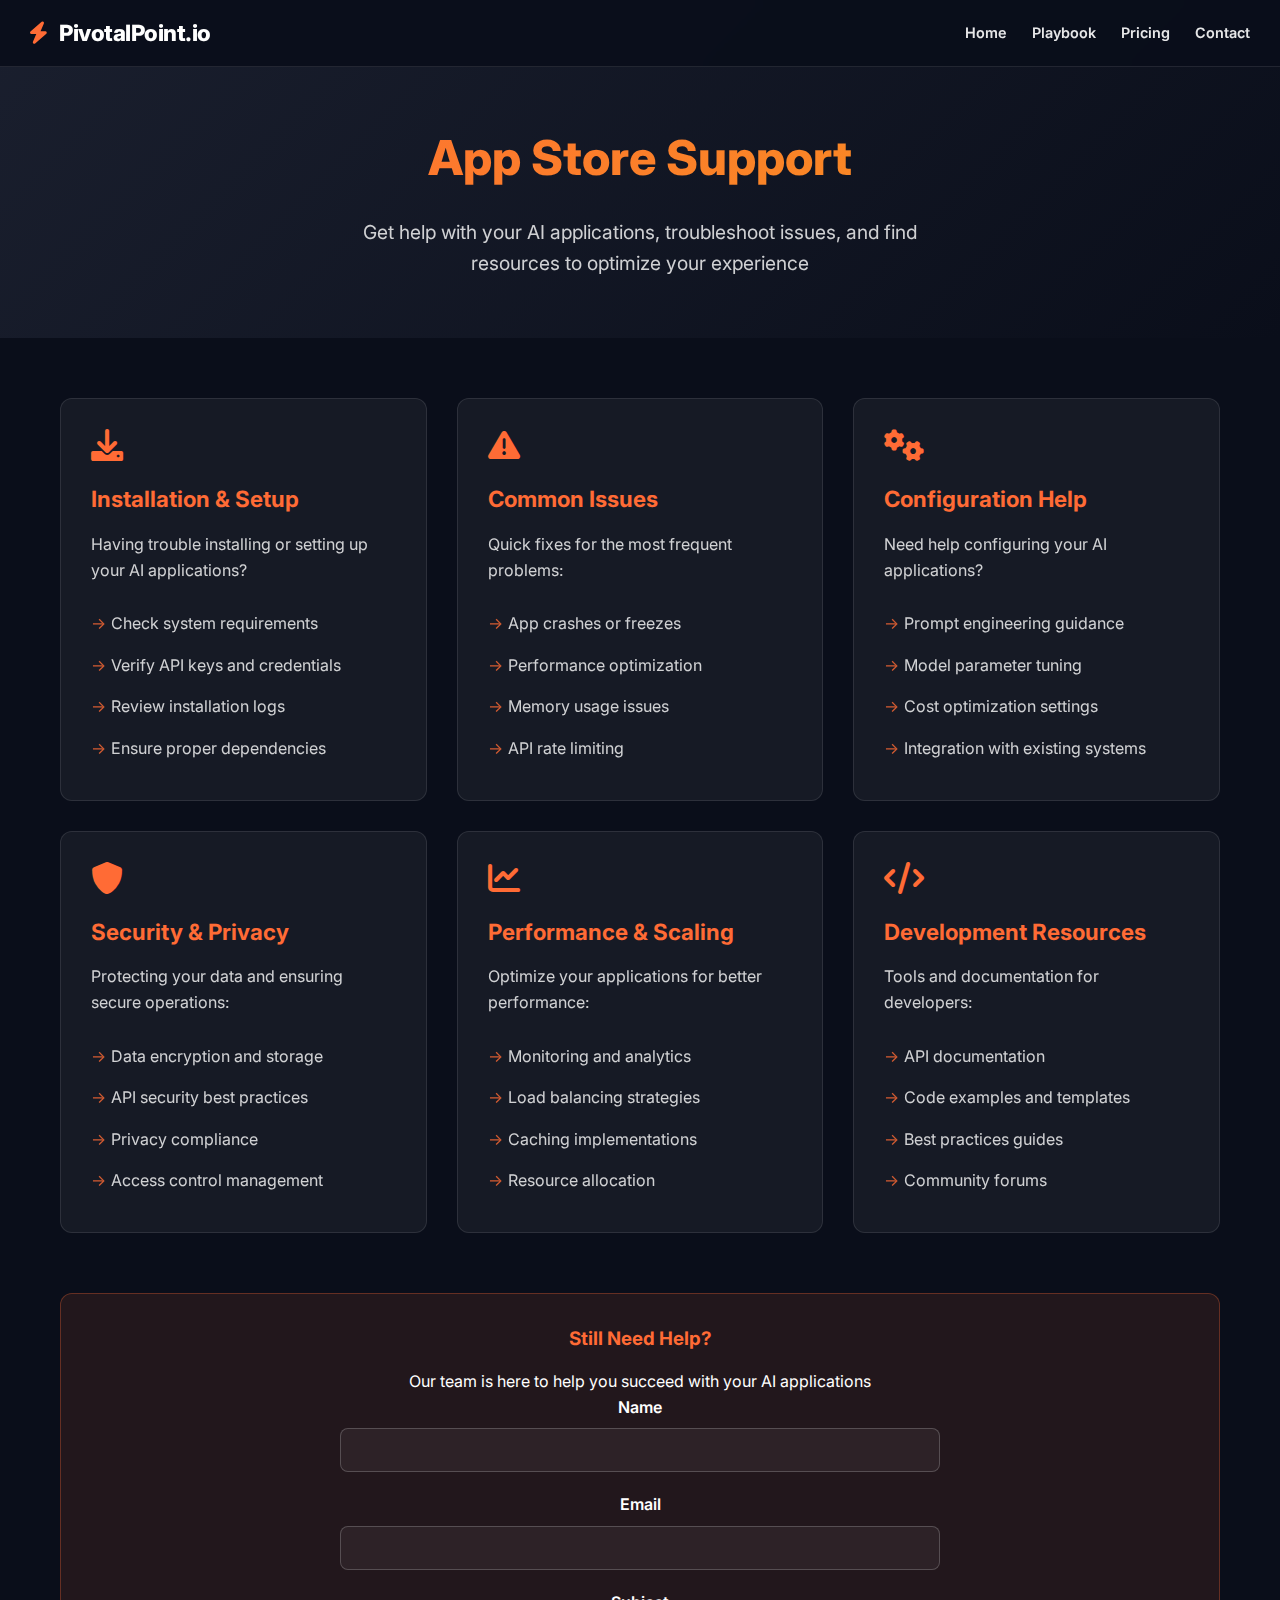
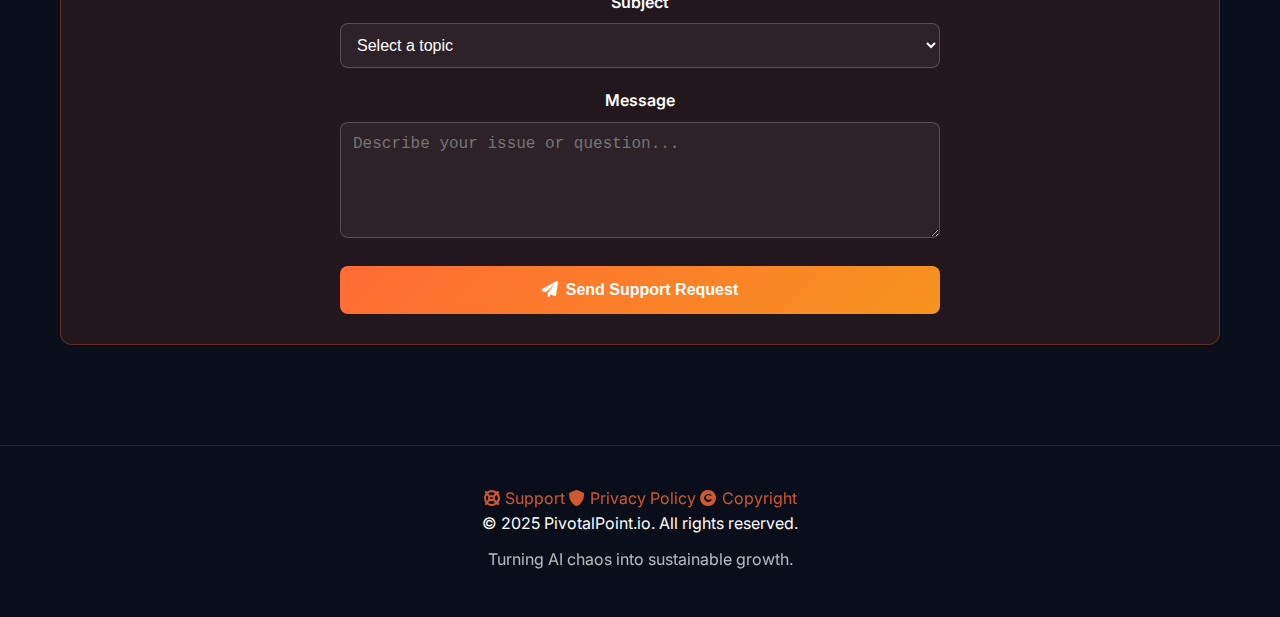
<file: support.html>
<!DOCTYPE html>
<html lang="en">
<head>
  <meta charset="UTF-8">
  <meta name="viewport" content="width=device-width, initial-scale=1.0">
  <meta name="description" content="Support for PivotalPoint.io App Store - Get help with your AI applications and tools">
  <title>Support | PivotalPoint.io App Store</title>
  <link rel="stylesheet" href="https://fonts.googleapis.com/css2?family=Inter:wght@400;600;800&display=swap">
  <link rel="stylesheet" href="https://cdnjs.cloudflare.com/ajax/libs/font-awesome/6.0.0/css/all.min.css">
  <link rel="stylesheet" href="styles.css">
  <link rel="icon" href="/favicon.ico" type="image/x-icon">
  <!-- Google Tag Manager -->
  <script>(function(w,d,s,l,i){w[l]=w[l]||[];w[l].push({'gtm.start':
    new Date().getTime(),event:'gtm.js'});var f=d.getElementsByTagName(s)[0],
    j=d.createElement(s),dl=l!='dataLayer'?'&l='+l:'';j.async=true;j.src=
    'https://www.googletagmanager.com/gtm.js?id='+i+dl;f.parentNode.insertBefore(j,f);
    })(window,document,'script','dataLayer','GTM-57SLGV95');</script>
  <!-- End Google Tag Manager -->
  <style>
    /* Support page specific styles */
    .support-content {
      padding: 60px 0;
    }
    
    .support-grid {
      display: grid;
      grid-template-columns: repeat(auto-fit, minmax(350px, 1fr));
      gap: 30px;
      margin-bottom: 60px;
    }
    
    .support-card {
      background: rgba(255, 255, 255, 0.05);
      border: 1px solid rgba(255, 255, 255, 0.1);
      border-radius: 12px;
      padding: 30px;
      transition: transform 0.3s, border-color 0.3s;
    }
    
    .support-card:hover {
      transform: translateY(-5px);
      border-color: #ff6b35;
    }
    
    .support-card h3 {
      font-size: 1.4rem;
      margin-bottom: 15px;
      color: #ff6b35;
    }
    
    .support-card i {
      font-size: 2rem;
      color: #ff6b35;
      margin-bottom: 20px;
    }
    
    .support-card p {
      opacity: 0.8;
      margin-bottom: 20px;
    }
    
    .support-card ul {
      list-style: none;
      padding: 0;
    }
    
    .support-card li {
      padding: 8px 0;
      padding-left: 20px;
      position: relative;
      opacity: 0.8;
    }
    
    .support-card li:before {
      content: "→";
      position: absolute;
      left: 0;
      color: #ff6b35;
    }
    
    .contact-methods {
      display: grid;
      grid-template-columns: repeat(auto-fit, minmax(250px, 1fr));
      gap: 30px;
      margin-top: 30px;
    }
    
    .contact-method {
      padding: 20px;
      background: rgba(255, 255, 255, 0.05);
      border-radius: 8px;
      transition: background 0.3s;
    }
    
    .contact-method:hover {
      background: rgba(255, 255, 255, 0.08);
    }
    
    .contact-method i {
      font-size: 1.5rem;
      color: #ff6b35;
      margin-bottom: 10px;
    }
    
    .contact-method h4 {
      margin-bottom: 10px;
    }
    
    .contact-method a {
      color: #fff;
      text-decoration: none;
      opacity: 0.8;
    }
    
    .contact-method a:hover {
      opacity: 1;
      color: #ff6b35;
    }
    
    @media (max-width: 768px) {
      .support-grid {
        grid-template-columns: 1fr;
      }
      
      .contact-methods {
        grid-template-columns: 1fr;
      }
    }
  </style>
</head>
<body>
  <!-- Google Tag Manager (noscript) -->
  <noscript><iframe src="https://www.googletagmanager.com/ns.html?id=GTM-57SLGV95"
    height="0" width="0" style="display:none;visibility:hidden"></iframe></noscript>
  <!-- End Google Tag Manager (noscript) -->
  <header style="position: fixed; top: 0; left: 0; right: 0; z-index: 1000; background: rgba(10, 14, 26, 0.95); backdrop-filter: blur(10px); padding: 15px 30px; display: flex; justify-content: space-between; align-items: center;">
    <a href="index.html" style="color: #fff; font-weight: 800; font-size: 1.4rem; text-decoration: none; letter-spacing: -0.5px;">
      <i class="fas fa-bolt" style="margin-right: 8px; color: #ff6b35;"></i> PivotalPoint.io
    </a>
    <nav style="display: flex; gap: 25px;">
      <a href="index.html" style="color: #fff; text-decoration: none; font-weight: 600; opacity: 0.9; font-size: 0.9rem; transition: opacity 0.3s ease;">Home</a>
      <a href="playbook.html" style="color: #fff; text-decoration: none; font-weight: 600; opacity: 0.9; font-size: 0.9rem; transition: opacity 0.3s ease;">Playbook</a>
      <a href="index.html#pricing" style="color: #fff; text-decoration: none; font-weight: 600; opacity: 0.9; font-size: 0.9rem; transition: opacity 0.3s ease;">Pricing</a>
      <a href="index.html#contact" style="color: #fff; text-decoration: none; font-weight: 600; opacity: 0.9; font-size: 0.9rem; transition: opacity 0.3s ease;">Contact</a>
    </nav>
  </header>

  <section class="hero" style="padding-top: 120px;">
    <div class="container">
      <h1>App Store Support</h1>
      <p>Get help with your AI applications, troubleshoot issues, and find resources to optimize your experience</p>
    </div>
  </section>

  <section class="support-content">
    <div class="container">
      <div class="support-grid">
        <div class="support-card">
          <i class="fas fa-download"></i>
          <h3>Installation & Setup</h3>
          <p>Having trouble installing or setting up your AI applications?</p>
          <ul>
            <li>Check system requirements</li>
            <li>Verify API keys and credentials</li>
            <li>Review installation logs</li>
            <li>Ensure proper dependencies</li>
          </ul>
        </div>

        <div class="support-card">
          <i class="fas fa-exclamation-triangle"></i>
          <h3>Common Issues</h3>
          <p>Quick fixes for the most frequent problems:</p>
          <ul>
            <li>App crashes or freezes</li>
            <li>Performance optimization</li>
            <li>Memory usage issues</li>
            <li>API rate limiting</li>
          </ul>
        </div>

        <div class="support-card">
          <i class="fas fa-cogs"></i>
          <h3>Configuration Help</h3>
          <p>Need help configuring your AI applications?</p>
          <ul>
            <li>Prompt engineering guidance</li>
            <li>Model parameter tuning</li>
            <li>Cost optimization settings</li>
            <li>Integration with existing systems</li>
          </ul>
        </div>

        <div class="support-card">
          <i class="fas fa-shield-alt"></i>
          <h3>Security & Privacy</h3>
          <p>Protecting your data and ensuring secure operations:</p>
          <ul>
            <li>Data encryption and storage</li>
            <li>API security best practices</li>
            <li>Privacy compliance</li>
            <li>Access control management</li>
          </ul>
        </div>

        <div class="support-card">
          <i class="fas fa-chart-line"></i>
          <h3>Performance & Scaling</h3>
          <p>Optimize your applications for better performance:</p>
          <ul>
            <li>Monitoring and analytics</li>
            <li>Load balancing strategies</li>
            <li>Caching implementations</li>
            <li>Resource allocation</li>
          </ul>
        </div>

        <div class="support-card">
          <i class="fas fa-code"></i>
          <h3>Development Resources</h3>
          <p>Tools and documentation for developers:</p>
          <ul>
            <li>API documentation</li>
            <li>Code examples and templates</li>
            <li>Best practices guides</li>
            <li>Community forums</li>
          </ul>
        </div>
      </div>

      <div class="contact-info">
        <h3>Still Need Help?</h3>
        <p>Our team is here to help you succeed with your AI applications</p>
        
        <form action="https://formspree.io/f/xjkojorp" method="POST" style="max-width: 600px; margin: 0 auto;">
          <div style="margin-bottom: 20px;">
            <label for="name" style="display: block; margin-bottom: 8px; font-weight: 600;">Name</label>
            <input type="text" id="name" name="name" required style="width: 100%; padding: 12px; border: 1px solid rgba(255, 255, 255, 0.2); border-radius: 8px; background: rgba(255, 255, 255, 0.05); color: #fff; font-size: 16px;">
          </div>
          
          <div style="margin-bottom: 20px;">
            <label for="email" style="display: block; margin-bottom: 8px; font-weight: 600;">Email</label>
            <input type="email" id="email" name="email" required style="width: 100%; padding: 12px; border: 1px solid rgba(255, 255, 255, 0.2); border-radius: 8px; background: rgba(255, 255, 255, 0.05); color: #fff; font-size: 16px;">
          </div>
          
          <div style="margin-bottom: 20px;">
            <label for="subject" style="display: block; margin-bottom: 8px; font-weight: 600;">Subject</label>
            <select id="subject" name="subject" required style="width: 100%; padding: 12px; border: 1px solid rgba(255, 255, 255, 0.2); border-radius: 8px; background: rgba(255, 255, 255, 0.05); color: #fff; font-size: 16px;">
              <option value="">Select a topic</option>
              <option value="Installation Help">Installation Help</option>
              <option value="Bug Report">Bug Report</option>
              <option value="Feature Request">Feature Request</option>
              <option value="Configuration Issue">Configuration Issue</option>
              <option value="Performance Problem">Performance Problem</option>
              <option value="General Question">General Question</option>
            </select>
          </div>
          
          <div style="margin-bottom: 20px;">
            <label for="message" style="display: block; margin-bottom: 8px; font-weight: 600;">Message</label>
            <textarea id="message" name="message" required rows="5" style="width: 100%; padding: 12px; border: 1px solid rgba(255, 255, 255, 0.2); border-radius: 8px; background: rgba(255, 255, 255, 0.05); color: #fff; font-size: 16px; resize: vertical;" placeholder="Describe your issue or question..."></textarea>
          </div>
          
          <button type="submit" style="background: linear-gradient(135deg, #ff6b35, #f7931e); color: white; border: none; padding: 15px 30px; border-radius: 8px; font-size: 16px; font-weight: 600; cursor: pointer; width: 100%; transition: transform 0.3s;">
            <i class="fas fa-paper-plane" style="margin-right: 8px;"></i>Send Support Request
          </button>
        </form>
      </div>
    </div>
  </section>

  <footer>
    <div class="container">
      <div class="footer-links">
        <a href="support.html"><i class="fas fa-life-ring" style="margin-right: 5px;"></i>Support</a>
        <a href="privacy.html"><i class="fas fa-shield-alt" style="margin-right: 5px;"></i>Privacy Policy</a>
        <a href="copyright.html"><i class="fas fa-copyright" style="margin-right: 5px;"></i>Copyright</a>
      </div>
      <p>&copy; 2025 PivotalPoint.io. All rights reserved.</p>
      <p style="margin-top: 10px; opacity: 0.7;">Turning AI chaos into sustainable growth.</p>
    </div>
  </footer>

  <script>
    // Add smooth scroll behavior
    document.querySelectorAll('a[href^="#"]').forEach(anchor => {
      anchor.addEventListener('click', function (e) {
        e.preventDefault();
        const target = document.querySelector(this.getAttribute('href'));
        if (target) {
          target.scrollIntoView({
            behavior: 'smooth',
            block: 'start'
          });
        }
      });
    });
  </script>
</body>
</html>
</file>
<file: styles.css>
/* PivotalPoint.io - Shared Styles */

* {
  margin: 0;
  padding: 0;
  box-sizing: border-box;
}

body {
  font-family: 'Inter', sans-serif;
  background-color: #0a0e1a;
  color: #fff;
  line-height: 1.6;
}

/* Animations */
@keyframes fadeInUp {
  from {
    opacity: 0;
    transform: translateY(30px);
  }
  to {
    opacity: 1;
    transform: translateY(0);
  }
}

@keyframes float {
  0%, 100% { transform: translateY(0px); }
  50% { transform: translateY(-10px); }
}

@keyframes pulse {
  0%, 100% { transform: scale(1); }
  50% { transform: scale(1.05); }
}

.animate-fade-in {
  animation: fadeInUp 0.8s ease-out;
}

/* Layout */
.container {
  max-width: 1200px;
  margin: 0 auto;
  padding: 0 20px;
}

/* Header */
header {
  padding: 20px 0;
  border-bottom: 1px solid rgba(255, 255, 255, 0.1);
}

.header-content {
  display: flex;
  justify-content: space-between;
  align-items: center;
}

.logo {
  color: #fff;
  font-weight: 800;
  font-size: 1.4rem;
  text-decoration: none;
  letter-spacing: -0.5px;
}

.logo i {
  margin-right: 8px;
  color: #ff6b35;
}

.nav-link {
  color: #fff;
  text-decoration: none;
  opacity: 0.8;
  transition: opacity 0.3s;
}

.nav-link:hover {
  opacity: 1;
}

/* Hero Section */
.hero {
  padding: 80px 0 60px;
  text-align: center;
  background: linear-gradient(135deg, #1a1f2e 0%, #0a0e1a 100%);
}

.hero h1 {
  font-size: 3rem;
  font-weight: 800;
  margin-bottom: 20px;
  background: linear-gradient(135deg, #ff6b35, #f7931e);
  -webkit-background-clip: text;
  -webkit-text-fill-color: transparent;
  background-clip: text;
}

.hero p {
  font-size: 1.2rem;
  opacity: 0.8;
  max-width: 600px;
  margin: 0 auto;
}

/* Content Sections */
.content-section {
  background: rgba(255, 255, 255, 0.05);
  border: 1px solid rgba(255, 255, 255, 0.1);
  border-radius: 12px;
  padding: 40px;
  margin-bottom: 30px;
}

.content-section h2 {
  font-size: 1.8rem;
  margin-bottom: 20px;
  color: #ff6b35;
}

.content-section h3 {
  font-size: 1.4rem;
  margin-bottom: 15px;
  margin-top: 25px;
  color: #fff;
}

.content-section p {
  margin-bottom: 15px;
  opacity: 0.8;
}

.content-section ul {
  margin-bottom: 15px;
  padding-left: 20px;
}

.content-section li {
  margin-bottom: 8px;
  opacity: 0.8;
}

/* Tables */
table {
  width: 100%;
  border-collapse: collapse;
  margin: 20px 0;
}

table thead tr {
  background: rgba(255, 107, 53, 0.1);
}

table th,
table td {
  padding: 12px;
  text-align: left;
  border: 1px solid rgba(255, 255, 255, 0.1);
}

/* Buttons */
.btn {
  display: inline-flex;
  align-items: center;
  padding: 15px 30px;
  border-radius: 8px;
  text-decoration: none;
  font-weight: 600;
  transition: all 0.3s;
  border: none;
  cursor: pointer;
  font-size: 1rem;
}

.btn-primary {
  background: linear-gradient(135deg, #ff6b35, #f7931e);
  color: #fff;
}

.btn-primary:hover {
  transform: translateY(-2px);
  box-shadow: 0 10px 25px rgba(255, 107, 53, 0.3);
}

.btn-secondary {
  background: rgba(255, 255, 255, 0.1);
  color: #fff;
  border: 1px solid rgba(255, 255, 255, 0.2);
}

.btn-secondary:hover {
  background: rgba(255, 255, 255, 0.15);
  transform: translateY(-2px);
}

.btn i {
  margin-right: 8px;
}

/* Contact/Highlight Boxes */
.contact-info,
.highlight-box {
  background: rgba(255, 107, 53, 0.1);
  border: 1px solid rgba(255, 107, 53, 0.3);
  border-radius: 12px;
  padding: 30px;
  text-align: center;
  margin-bottom: 40px;
}

.contact-info h3,
.highlight-box h3 {
  color: #ff6b35;
  margin-bottom: 15px;
}

.contact-info a,
.highlight-box a {
  color: #ff6b35;
  text-decoration: none;
}

.contact-info a:hover,
.highlight-box a:hover {
  text-decoration: underline;
}

/* Special callout boxes */
.callout-box {
  background: rgba(255, 107, 53, 0.1);
  padding: 15px;
  border-radius: 8px;
  border-left: 4px solid #ff6b35;
}

/* Footer */
footer {
  text-align: center;
  padding: 40px 20px;
  background: #0a0e1a;
  border-top: 1px solid rgba(255, 255, 255, 0.1);
}

footer a {
  color: #ff6b35;
  text-decoration: none;
  opacity: 0.8;
  transition: opacity 0.3s;
}

footer a:hover {
  opacity: 1;
}

/* Responsive Design */
@media (max-width: 768px) {
  .hero h1 {
    font-size: 2rem;
  }
  
  .hero p {
    font-size: 1rem;
  }
  
  .content-section {
    padding: 30px 20px;
  }
  
  .btn {
    width: 100%;
    max-width: 300px;
  }
  
  table {
    font-size: 0.9rem;
  }
  
  table th,
  table td {
    padding: 8px;
  }
}
</file>
